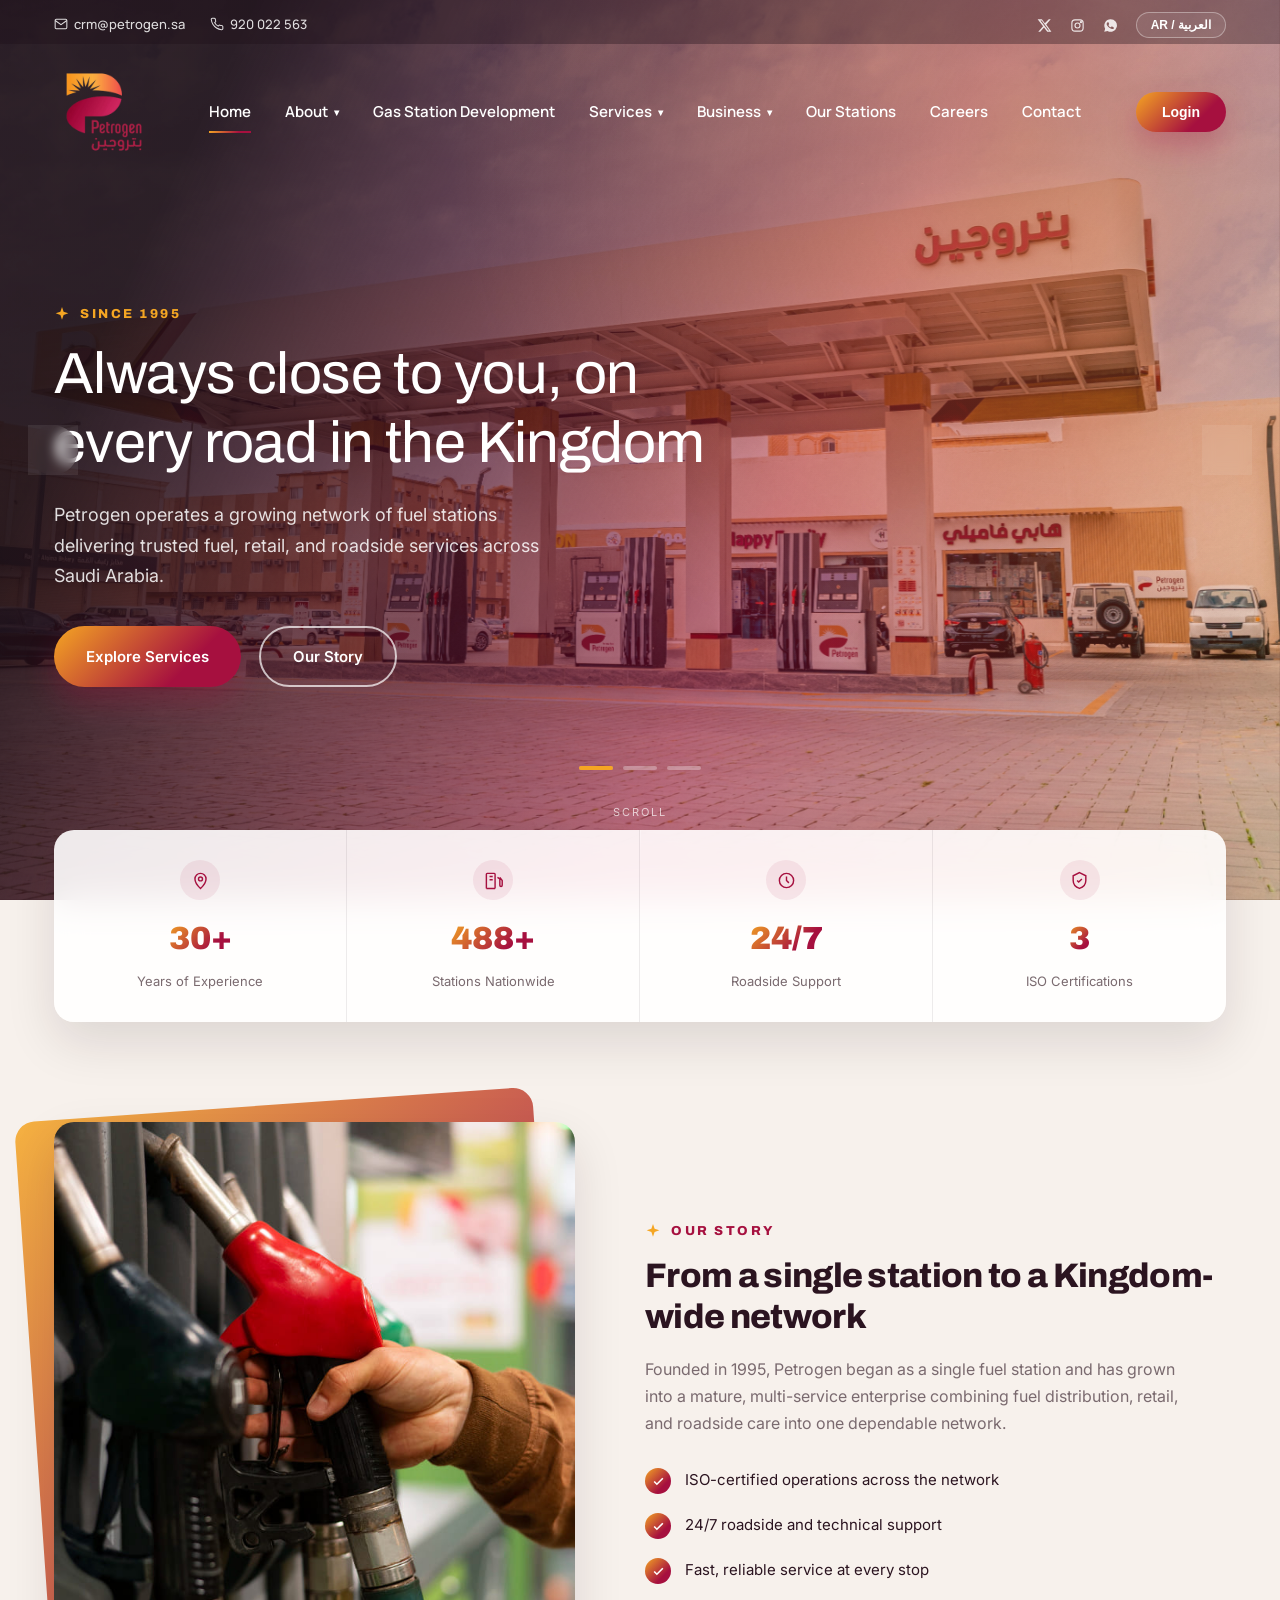
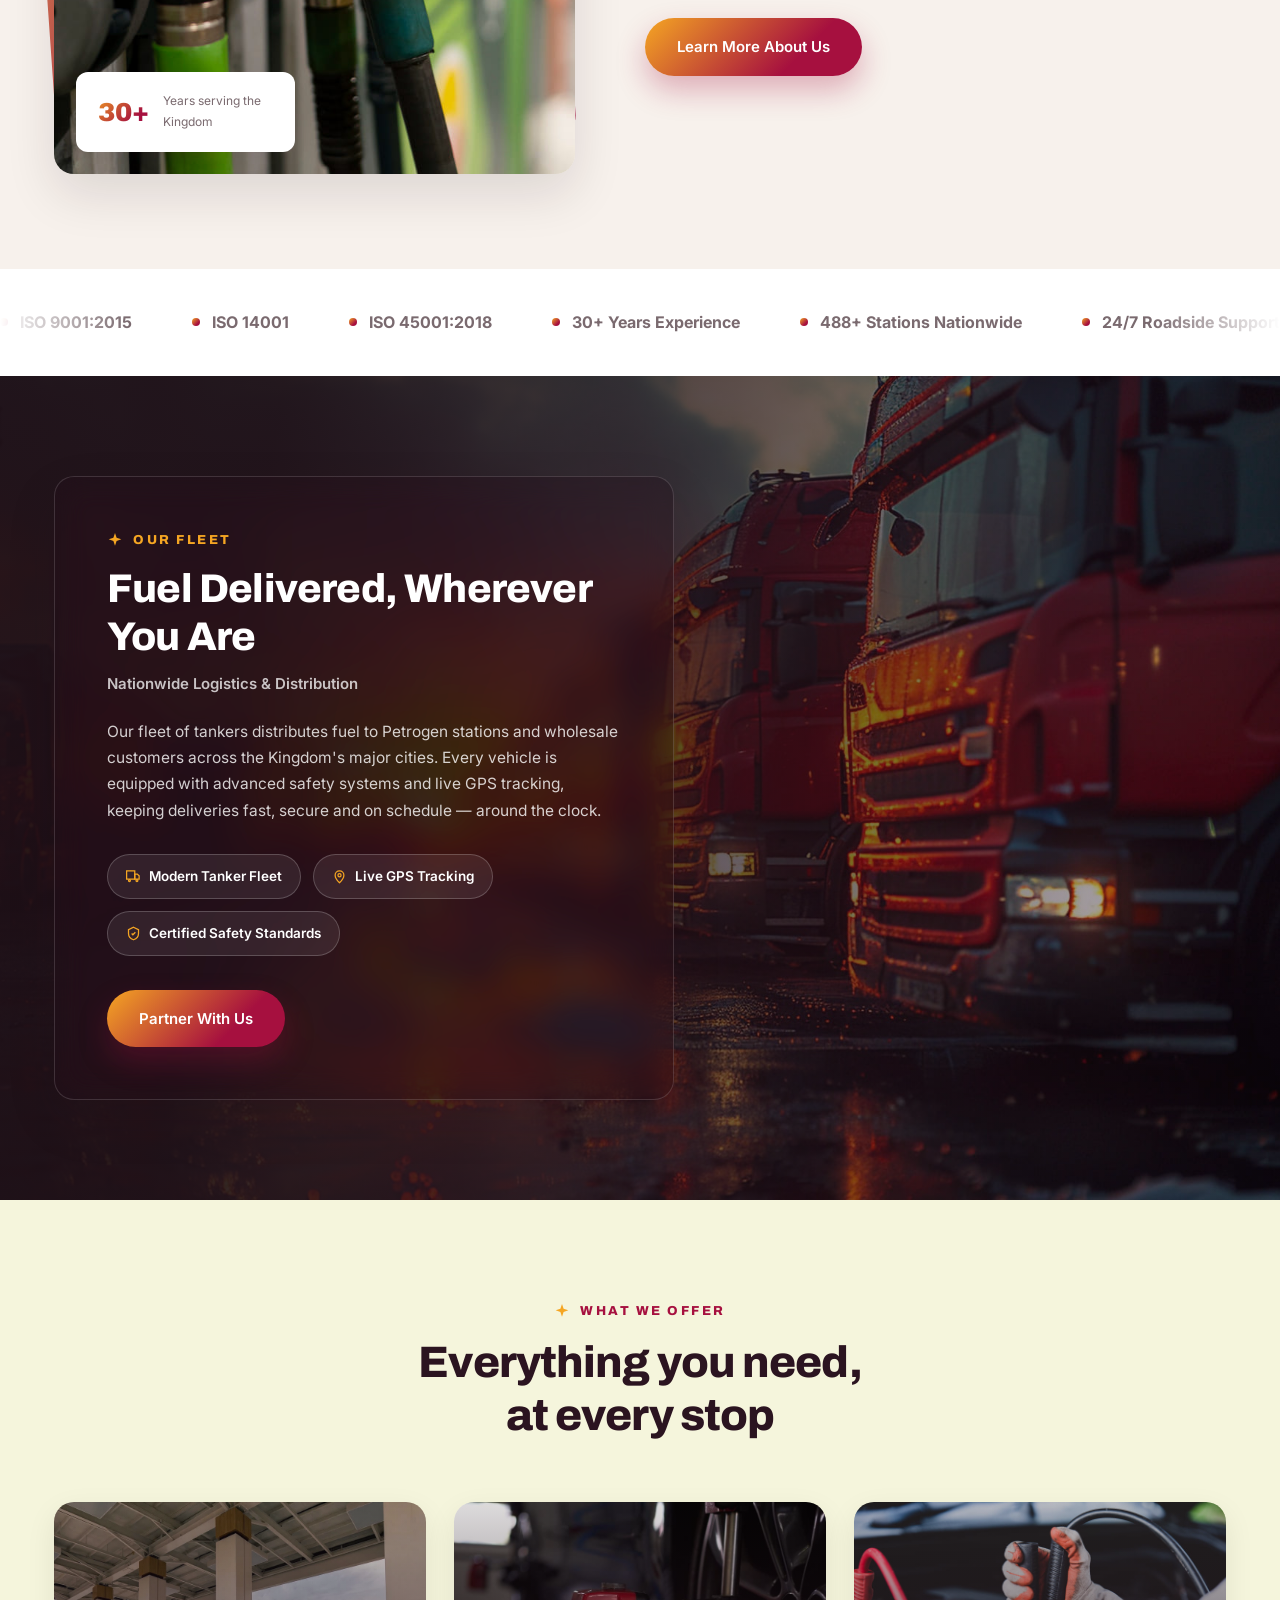
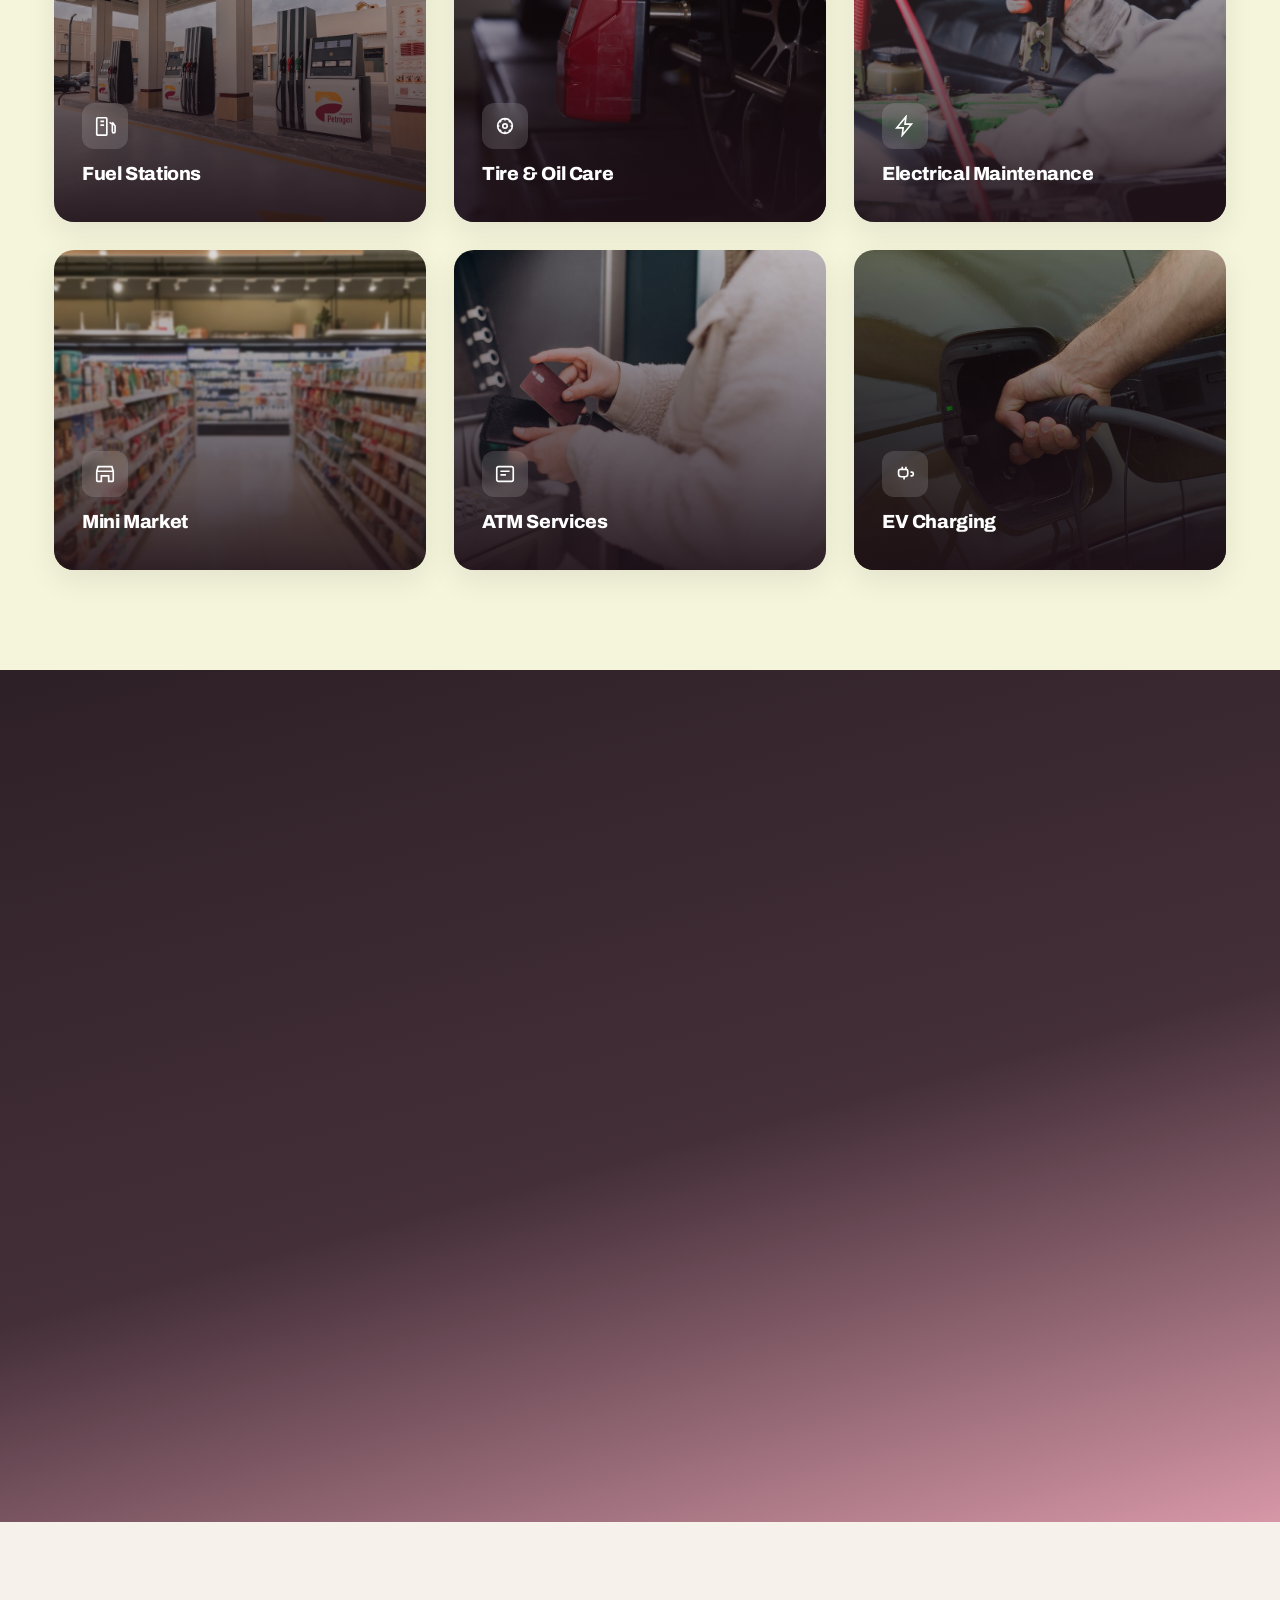
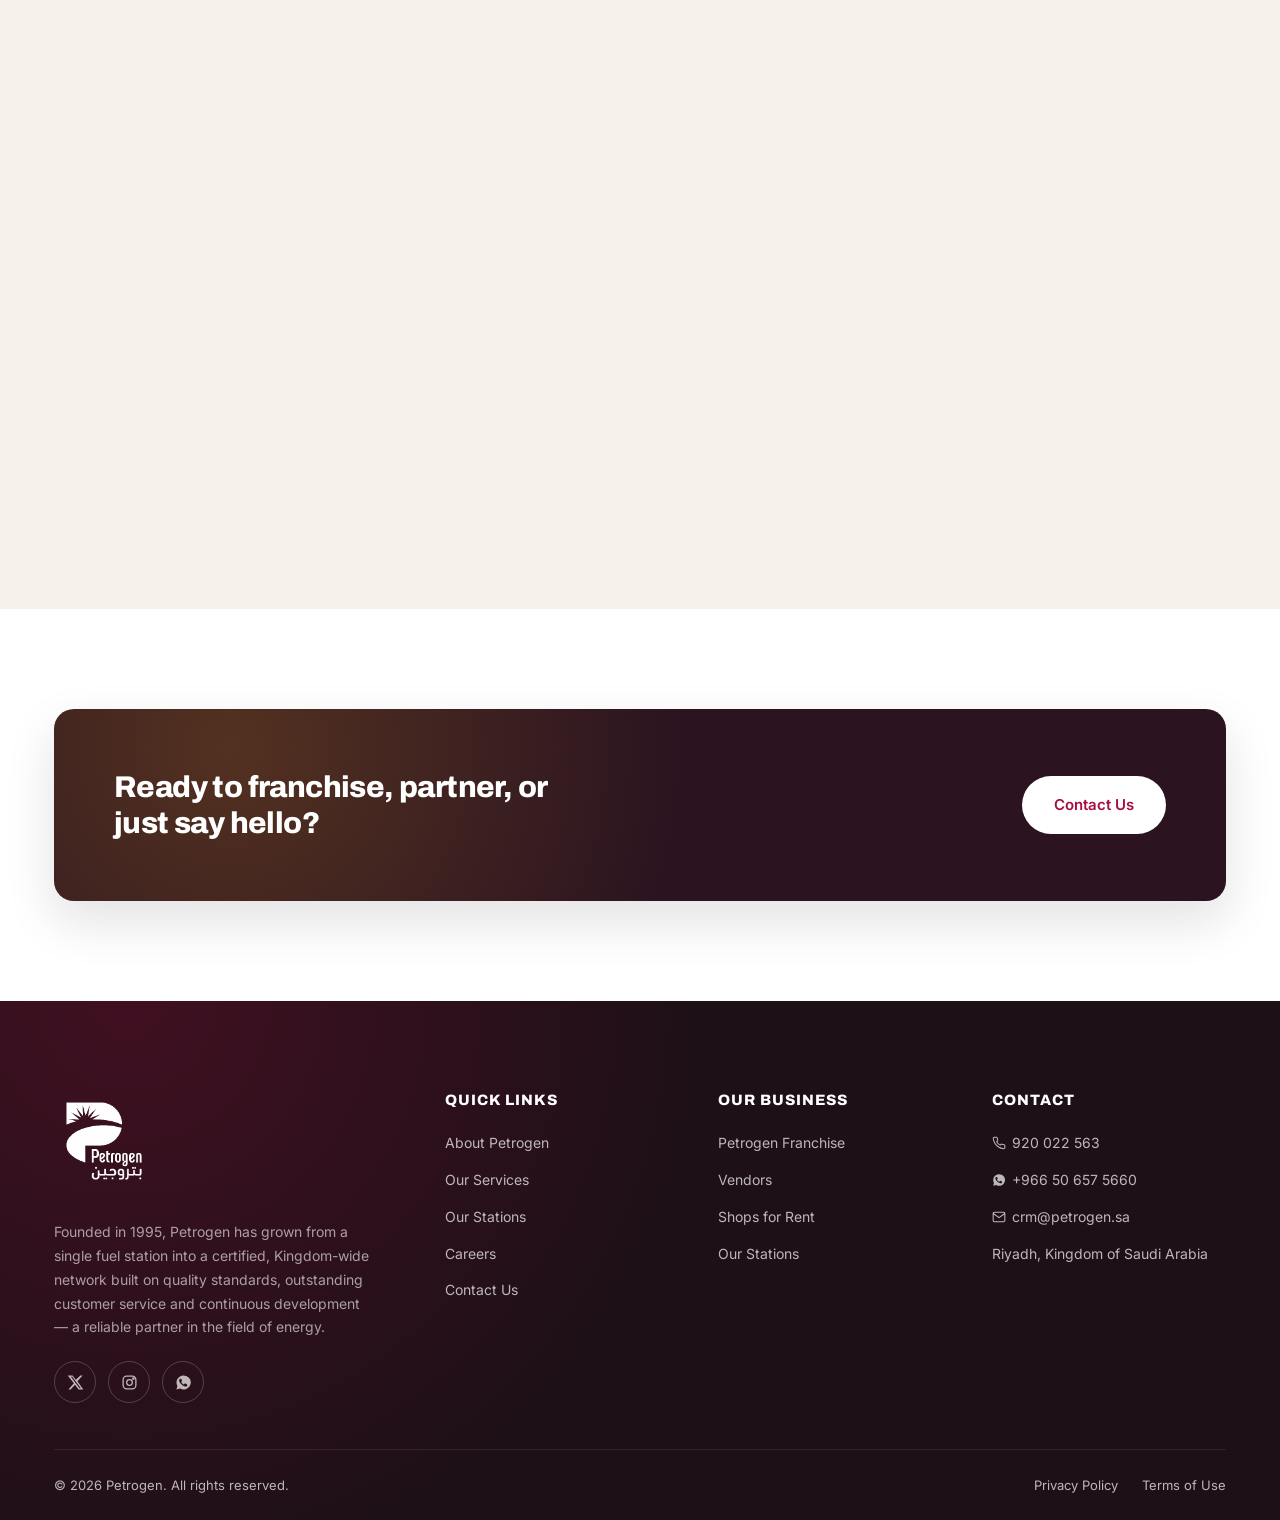
<file: index.html>
<!DOCTYPE html>
<html lang="en" dir="ltr">
<head>
<meta charset="UTF-8">
<meta name="viewport" content="width=device-width, initial-scale=1.0">
<title>Petrogen | Fuel, Retail &amp; Roadside Services</title>
<link rel="preconnect" href="https://fonts.googleapis.com">
<link rel="preconnect" href="https://fonts.gstatic.com" crossorigin>
<link href="https://fonts.googleapis.com/css2?family=Inter:wght@400;500;600&family=Archivo:wght@300;400;500;700;800;900&family=Manrope:wght@500;600;700;800&family=Tajawal:wght@400;500;700;800;900&display=swap" rel="stylesheet">
<link rel="icon" type="image/png" href="images/petrogen_logo.png">
<link rel="stylesheet" href="style.css">
</head>
<body>

<script src="header.js"></script>

<!-- =========================================================
     HERO SLIDER
     ========================================================= -->
<section class="hero" id="home">

  <div class="hero-slide is-active">
    <img class="hero-bg" src="images/hero-station.jpg" alt="Petrogen station" onerror="this.onerror=null;this.src='https://picsum.photos/seed/petrogen-hero1/1920/1080'">
    <div class="hero-overlay"></div>
    <div class="wrapper">
      <div class="hero-content">
        <span class="eyebrow" data-en="Since 1995" data-ar="منذ عام 1995">Since 1995</span>
        <h1 data-en="Always close to you, on every road in the Kingdom" data-ar="دائماً قريبون منكم، في كل طريق بالمملكة">Always close to you, on every road in the Kingdom</h1>
        <p data-en="Petrogen operates a growing network of fuel stations delivering trusted fuel, retail, and roadside services across Saudi Arabia." data-ar="تدير بتروجين شبكة متنامية من محطات الوقود التي تقدم خدمات وقود وتجزئة وخدمات طريق موثوقة في جميع أنحاء المملكة.">Petrogen operates a growing network of fuel stations delivering trusted fuel, retail, and roadside services across Saudi Arabia.</p>
        <div class="hero-buttons">
          <a href="#services" class="btn btn-primary" data-en="Explore Services" data-ar="استكشف خدماتنا">Explore Services</a>
          <a href="about.html" class="btn btn-outline btn-white" data-en="Our Story" data-ar="قصتنا">Our Story</a>
        </div>
      </div>
    </div>
  </div>

  <div class="hero-slide">
    <img class="hero-bg" src="images/hero-pumps.jpg" alt="Fuel pumps" onerror="this.onerror=null;this.src='https://picsum.photos/seed/petrogen-hero2/1920/1080'">
    <div class="hero-overlay"></div>
    <div class="wrapper">
      <div class="hero-content">
        <span class="eyebrow" data-en="Nationwide Network" data-ar="شبكة على مستوى المملكة">Nationwide Network</span>
        <h1 data-en="Fuel, tires, oil &amp; more — all under one roof" data-ar="وقود، إطارات، زيوت والمزيد تحت سقف واحد">Fuel, tires, oil &amp; more all under one roof</h1>
        <p data-en="From 91-95 gasoline and diesel to tire repair, oil change, and electrical maintenance — every stop keeps you moving." data-ar="من بنزين 91-95 والديزل إلى إصلاح الإطارات وتغيير الزيت والصيانة الكهربائية — كل محطة تبقيك في حركة مستمرة.">From 91-95 gasoline and diesel to tire repair, oil change, and electrical maintenance — every stop keeps you moving.</p>
        <div class="hero-buttons">
          <a href="#services" class="btn btn-primary" data-en="View All Services" data-ar="عرض جميع الخدمات">View All Services</a>
          <a href="#gallery" class="btn btn-outline btn-white" data-en="See Our Stations" data-ar="شاهد محطاتنا">See Our Stations</a>
        </div>
      </div>
    </div>
  </div>

  <div class="hero-slide">
    <img class="hero-bg" src="images/hero-franchise.png" alt="Petrogen franchise" onerror="this.onerror=null;this.src='https://picsum.photos/seed/petrogen-hero3/1920/1080'">
    <div class="hero-overlay"></div>
    <div class="wrapper">
      <div class="hero-content">
        <span class="eyebrow" data-en="Grow With Us" data-ar="انمُ معنا">Grow With Us</span>
        <h1 data-en="Own a Petrogen franchise, build a lasting business" data-ar="امتلك امتياز بتروجين، وابنِ عملاً مستداماً">Own a Petrogen franchise, build a lasting business</h1>
        <p data-en="Join a certified, ISO-compliant network with three decades of operating experience across the Kingdom." data-ar="انضم إلى شبكة معتمدة ومطابقة لمعايير الآيزو بخبرة تشغيلية تمتد لثلاثة عقود في أنحاء المملكة.">Join a certified, ISO-compliant network with three decades of operating experience across the Kingdom.</p>
        <div class="hero-buttons">
          <a href="franchise.html" class="btn btn-primary" data-en="Franchise With Us" data-ar="امتياز معنا">Franchise With Us</a>
          <a href="contact.html" class="btn btn-outline btn-white" data-en="Talk to Us" data-ar="تحدث معنا">Talk to Us</a>
        </div>
      </div>
    </div>
  </div>

  <!-- slider controls -->
  <button class="hero-arrow hero-prev" id="heroPrev" aria-label="Previous slide">&#10094;</button>
  <button class="hero-arrow hero-next" id="heroNext" aria-label="Next slide">&#10095;</button>
  <div class="hero-dots" id="heroDots">
    <button class="hero-dot is-active"><span></span></button>
    <button class="hero-dot"><span></span></button>
    <button class="hero-dot"><span></span></button>
  </div>
  <div class="hero-scroll-cue" data-en="Scroll" data-ar="مرر للأسفل">Scroll</div>
</section>

<!-- =========================================================
     FLOATING TRUST STRIP (overlaps hero + about section)
     ========================================================= -->
<div class="trust-strip-wrap">
  <div class="wrapper">
    <div class="trust-strip reveal">
      <div class="trust-item">
        <div class="trust-icon"><svg viewBox="0 0 24 24" fill="none" stroke="currentColor" stroke-width="1.8"><path d="M12 22s7-6.5 7-12a7 7 0 1 0-14 0c0 5.5 7 12 7 12z"/><circle cx="12" cy="10" r="2.5"/></svg></div>
        <span class="trust-num" data-count="30" data-suffix="+">0</span>
        <p data-en="Years of Experience" data-ar="سنوات الخبرة">Years of Experience</p>
      </div>
      <div class="trust-item">
        <div class="trust-icon"><svg viewBox="0 0 24 24" fill="none" stroke="currentColor" stroke-width="1.8"><path d="M3 22V4a1 1 0 0 1 1-1h9a1 1 0 0 1 1 1v18M3 22h11M17 8l3 2v8a1.5 1.5 0 0 0 3 0v-6l-3-4M7 7h4M7 11h4"/></svg></div>
        <span class="trust-num" data-count="488" data-suffix="+">0</span>
        <p data-en="Stations Nationwide" data-ar="محطة في أنحاء المملكة">Stations Nationwide</p>
      </div>
      <div class="trust-item">
        <div class="trust-icon"><svg viewBox="0 0 24 24" fill="none" stroke="currentColor" stroke-width="1.8"><circle cx="12" cy="12" r="9"/><path d="M12 7v5l3 3"/></svg></div>
        <span class="trust-num" data-count="24" data-suffix="/7">0</span>
        <p data-en="Roadside Support" data-ar="دعم على الطريق">Roadside Support</p>
      </div>
      <div class="trust-item">
        <div class="trust-icon"><svg viewBox="0 0 24 24" fill="none" stroke="currentColor" stroke-width="1.8"><path d="M12 2l8 4v6c0 5-3.5 8.5-8 10-4.5-1.5-8-5-8-10V6l8-4z"/><path d="M9 12l2 2 4-4"/></svg></div>
        <span class="trust-num" data-count="3">0</span>
        <p data-en="ISO Certifications" data-ar="شهادات آيزو">ISO Certifications</p>
      </div>
    </div>
  </div>
</div>

<!-- =========================================================
     ABOUT + STATS
     ========================================================= -->
<section class="section" id="about">
  <div class="wrapper about-grid" style="margin-bottom: -5px;">

    <div class="about-image-wrap reveal reveal-left">
      <div class="about-image">
        <img src="images/about-station.jpg" alt="Petrogen station" onerror="this.onerror=null;this.src='https://picsum.photos/seed/petrogen-about/800/900'">
        <div class="about-badge">
          <span class="trust-num" data-count="30" data-suffix="+">0</span>
          <p data-en="Years serving the Kingdom" data-ar="عاماً في خدمة المملكة">Years serving the Kingdom</p>
        </div>
      </div>
    </div>

    <div class="reveal reveal-right">
      <span class="eyebrow" data-en="Our Story" data-ar="قصتنا">Our Story</span>
      <h2 data-en="From a single station to a Kingdom-wide network" data-ar="من محطة واحدة إلى شبكة تغطي المملكة">From a single station to a Kingdom-wide network</h2>
      <p class="section-text" data-en="Founded in 1995, Petrogen began as a single fuel station and has grown into a mature, multi-service enterprise combining fuel distribution, retail, and roadside care into one dependable network." data-ar="تأسست بتروجين عام 1995 كمحطة وقود واحدة، وتطورت لتصبح مؤسسة ناضجة متعددة الخدمات تجمع بين توزيع الوقود والتجزئة وخدمات الطريق في شبكة موثوقة واحدة.">Founded in 1995, Petrogen began as a single fuel station and has grown into a mature, multi-service enterprise combining fuel distribution, retail, and roadside care into one dependable network.</p>

      <ul class="check-list">
        <li><span class="check-icon"><svg viewBox="0 0 24 24" fill="none" stroke="currentColor" stroke-width="3"><path d="M20 6L9 17l-5-5"/></svg></span><span data-en="ISO-certified operations across the network" data-ar="عمليات معتمدة آيزو في جميع أنحاء الشبكة">ISO-certified operations across the network</span></li>
        <li><span class="check-icon"><svg viewBox="0 0 24 24" fill="none" stroke="currentColor" stroke-width="3"><path d="M20 6L9 17l-5-5"/></svg></span><span data-en="24/7 roadside and technical support" data-ar="دعم فني وطريق على مدار الساعة">24/7 roadside and technical support</span></li>
        <li><span class="check-icon"><svg viewBox="0 0 24 24" fill="none" stroke="currentColor" stroke-width="3"><path d="M20 6L9 17l-5-5"/></svg></span><span data-en="Fast, reliable service at every stop" data-ar="خدمة سريعة وموثوقة في كل محطة">Fast, reliable service at every stop</span></li>
      </ul>

      <a href="about.html" class="btn btn-primary" data-en="Learn More About Us" data-ar="اعرف المزيد عنا">Learn More About Us</a>
    </div>
  </div>
</section>

<!-- =========================================================
     CERTIFICATIONS MARQUEE
     ========================================================= -->
<section class="section-alt" style="padding:40px 0">
  <div class="marquee">
    <div class="marquee-track">
      <span class="marquee-item"><span class="dot"></span> ISO 9001:2015</span>
      <span class="marquee-item"><span class="dot"></span> ISO 14001</span>
      <span class="marquee-item"><span class="dot"></span> ISO 45001:2018</span>
      <span class="marquee-item"><span class="dot"></span> 30+ Years Experience</span>
      <span class="marquee-item"><span class="dot"></span> 488+ Stations Nationwide</span>
      <span class="marquee-item"><span class="dot"></span> 24/7 Roadside Support</span>
      <span class="marquee-item"><span class="dot"></span> 35+ Cities Served</span>
      <span class="marquee-item"><span class="dot"></span> ISO 9001:2015</span>
      <span class="marquee-item"><span class="dot"></span> ISO 14001</span>
      <span class="marquee-item"><span class="dot"></span> ISO 45001:2018</span>
      <span class="marquee-item"><span class="dot"></span> 30+ Years Experience</span>
      <span class="marquee-item"><span class="dot"></span> 488+ Stations Nationwide</span>
      <span class="marquee-item"><span class="dot"></span> 24/7 Roadside Support</span>
      <span class="marquee-item"><span class="dot"></span> 35+ Cities Served</span>

    </div>
  </div>
</section>

<!-- =========================================================
     LOGISTICS — full-bleed image with a glass content card
     ========================================================= -->
<section class="logistics">
  <img class="logistics-bg" src="images/loginstic-fleet2.jpg" alt="Petrogen fuel delivery fleet" onerror="this.onerror=null;this.src='https://picsum.photos/seed/petrogen-logistics/1920/1080'">
  <div class="logistics-overlay"></div>
  <div class="wrapper logistics-wrapper">
    <div class="logistics-card reveal reveal-left">
      <span class="eyebrow" data-en="Our Fleet" data-ar="أسطولنا">Our Fleet</span>
      <h2 data-en="Fuel Delivered, Wherever You Are" data-ar="الوقود يصل أينما كنت">Fuel Delivered, Wherever You Are</h2>
      <span class="logistics-tagline" data-en="Nationwide Logistics &amp; Distribution" data-ar="خدمات لوجستية وتوزيع على مستوى المملكة">Nationwide Logistics &amp; Distribution</span>
      <p data-en="Our fleet of tankers distributes fuel to Petrogen stations and wholesale customers across the Kingdom's major cities. Every vehicle is equipped with advanced safety systems and live GPS tracking, keeping deliveries fast, secure and on schedule — around the clock." data-ar="يقوم أسطول شاحنات بتروجين بتوزيع الوقود إلى محطاتنا وعملاء الجملة في كبرى مدن المملكة. كل شاحنة مجهزة بأنظمة سلامة متقدمة ونظام تتبع مباشر عبر GPS، لضمان توصيل سريع وآمن وفي الموعد المحدد على مدار الساعة.">Our fleet of tankers distributes fuel to Petrogen stations and wholesale customers across the Kingdom's major cities. Every vehicle is equipped with advanced safety systems and live GPS tracking, keeping deliveries fast, secure and on schedule — around the clock.</p>
      <div class="logistics-chips">
        <span class="chip"><svg viewBox="0 0 24 24" fill="none" stroke="currentColor" stroke-width="2"><path d="M1 3h13v13H1z"/><path d="M14 8h4l3 3v5h-7z"/><circle cx="5.5" cy="18.5" r="1.5"/><circle cx="17.5" cy="18.5" r="1.5"/></svg> <span data-en="Modern Tanker Fleet" data-ar="أسطول شاحنات حديث">Modern Tanker Fleet</span></span>
        <span class="chip"><svg viewBox="0 0 24 24" fill="none" stroke="currentColor" stroke-width="2"><path d="M12 22s7-6.5 7-12a7 7 0 1 0-14 0c0 5.5 7 12 7 12z"/><circle cx="12" cy="10" r="2.5"/></svg> <span data-en="Live GPS Tracking" data-ar="تتبع مباشر عبر GPS">Live GPS Tracking</span></span>
        <span class="chip"><svg viewBox="0 0 24 24" fill="none" stroke="currentColor" stroke-width="2"><path d="M12 2l8 4v6c0 5-3.5 8.5-8 10-4.5-1.5-8-5-8-10V6l8-4z"/><path d="M9 12l2 2 4-4"/></svg> <span data-en="Certified Safety Standards" data-ar="معايير سلامة معتمدة">Certified Safety Standards</span></span>
      </div>
      <a href="contact.html" class="btn btn-primary" data-en="Partner With Us" data-ar="كن شريكاً معنا">Partner With Us</a>
    </div>
  </div>
</section>
<!-- =========================================================
     SERVICES
     ========================================================= -->
<section class="section section-alt" id="services" style="background-color: beige;">
  <div class="wrapper">
    <div class="section-head reveal">
      <span class="eyebrow" data-en="What We Offer" data-ar="ماذا نقدم">What We Offer</span>
      <h2 data-en="Everything you need, at every stop" data-ar="كل ما تحتاجه، في كل محطة">Everything you need, <br>at every stop</h2>
    </div>

    <div class="services-grid">
      <div class="service-card reveal">
        <img class="service-bg" src="images/services-fuel.jpeg" alt="" onerror="this.onerror=null;this.src='https://picsum.photos/seed/petrogen-s1/600/500'">
        <div class="service-content">
          <div class="service-icon"><svg viewBox="0 0 24 24" fill="none" stroke="currentColor" stroke-width="1.8"><path d="M3 22V4a1 1 0 0 1 1-1h9a1 1 0 0 1 1 1v18M3 22h11M17 8l3 2v8a1.5 1.5 0 0 0 3 0v-6l-3-4M7 7h4M7 11h4"/></svg></div>
          <h3 data-en="Fuel Stations" data-ar="محطات الوقود">Fuel Stations</h3>
          <p data-en="91-95 gasoline and diesel, dispensed fast and safely, network-wide." data-ar="بنزين 91-95 والديزل، يُصرف بسرعة وأمان في جميع محطاتنا.">91-95 gasoline and diesel, dispensed fast and safely, network-wide.</p>
        </div>
      </div>
      <div class="service-card reveal">
        <img class="service-bg" src="images/service-tires.jpg" alt="" onerror="this.onerror=null;this.src='https://picsum.photos/seed/petrogen-s2/600/500'">
        <div class="service-content">
          <div class="service-icon"><svg viewBox="0 0 24 24" fill="none" stroke="currentColor" stroke-width="1.8"><circle cx="12" cy="12" r="8"/><circle cx="12" cy="12" r="2.4"/><path d="M12 4v2M12 18v2M4 12h2M18 12h2M6.3 6.3l1.4 1.4M16.3 16.3l1.4 1.4M6.3 17.7l1.4-1.4M16.3 7.7l1.4-1.4"/></svg></div>
          <h3 data-en="Tire &amp; Oil Care" data-ar="خدمة الإطارات والزيوت">Tire &amp; Oil Care</h3>
          <p data-en="On-the-spot tire repair and quick oil changes to keep you moving." data-ar="إصلاح إطارات فوري وتغيير زيت سريع لإبقائك في حركة مستمرة.">On-the-spot tire repair and quick oil changes to keep you moving.</p>
        </div>
      </div>
      <div class="service-card reveal">
        <img class="service-bg" src="images/service-electrical.jpg" alt="" onerror="this.onerror=null;this.src='https://picsum.photos/seed/petrogen-s3/600/500'">
        <div class="service-content">
          <div class="service-icon"><svg viewBox="0 0 24 24" fill="none" stroke="currentColor" stroke-width="1.8"><path d="M13 2 3 14h7l-1 8 10-12h-7l1-8z"/></svg></div>
          <h3 data-en="Electrical Maintenance" data-ar="الصيانة الكهربائية">Electrical Maintenance</h3>
          <p data-en="Certified technicians handle diagnostics and electrical repairs." data-ar="فنيون معتمدون يقومون بالتشخيص والإصلاحات الكهربائية.">Certified technicians handle diagnostics and electrical repairs.</p>
        </div>
      </div>
      <div class="service-card reveal">
        <img class="service-bg" src="images/service-market.jpg" alt="" onerror="this.onerror=null;this.src='https://picsum.photos/seed/petrogen-s4/600/500'">
        <div class="service-content">
          <div class="service-icon"><svg viewBox="0 0 24 24" fill="none" stroke="currentColor" stroke-width="1.8"><path d="M3 9l1.5-5h15L21 9M3 9v10a1 1 0 0 0 1 1h4v-6h8v6h4a1 1 0 0 0 1-1V9M3 9h18"/></svg></div>
          <h3 data-en="Mini Market" data-ar="سوبر ماركت">Mini Market</h3>
          <p data-en="Grab a meal or everyday essentials without leaving the station." data-ar="احصل على وجبة أو مستلزماتك اليومية دون مغادرة المحطة.">Grab a meal or everyday essentials without leaving the station.</p>
        </div>
      </div>
      <div class="service-card reveal">
        <img class="service-bg" src="images/service-atm.jpg" alt="" onerror="this.onerror=null;this.src='https://picsum.photos/seed/petrogen-s5/600/500'">
        <div class="service-content">
          <div class="service-icon"><svg viewBox="0 0 24 24" fill="none" stroke="currentColor" stroke-width="1.8"><rect x="3" y="4" width="18" height="16" rx="2"/><path d="M7 9h10M7 13h6M12 17h.01"/></svg></div>
          <h3 data-en="ATM Services" data-ar="خدمات الصراف الآلي">ATM Services</h3>
          <p data-en="On-site ATMs for fast, convenient cash access, day or night." data-ar="أجهزة صراف آلي في الموقع لسحب نقدي سريع، ليلاً أو نهاراً.">On-site ATMs for fast, convenient cash access, day or night.</p>
        </div>
      </div>
      <div class="service-card reveal">
        <img class="service-bg" src="images/service-ev.jpg" alt="" onerror="this.onerror=null;this.src='https://picsum.photos/seed/petrogen-s6/600/500'">
        <div class="service-content">
          <div class="service-icon"><svg viewBox="0 0 24 24" fill="none" stroke="currentColor" stroke-width="1.8"><path d="M7 7h6a2 2 0 0 1 2 2v3a3 3 0 0 1-3 3H8a3 3 0 0 1-3-3V9a2 2 0 0 1 2-2z"/><path d="M9 4v3M13 4v3M11 15v3"/><path d="M18 10h1.5a1.5 1.5 0 0 1 1.5 1.5v1a1.5 1.5 0 0 1-1.5 1.5H18"/></svg></div>
          <h3 data-en="EV Charging" data-ar="شحن السيارات الكهربائية">EV Charging</h3>
          <p data-en="Fast, modern charging points built for electric vehicles." data-ar="نقاط شحن سريعة وحديثة مخصصة للسيارات الكهربائية.">Fast, modern charging points built for electric vehicles.</p>
        </div>
      </div>
    </div>
  </div>
</section>

<!-- =========================================================
     CERTIFICATIONS
     ========================================================= -->
<section class="section cert-section" id="certifications">
  <div class="wrapper">
    <div class="section-head reveal">
      <span class="eyebrow" data-en="Certified Quality" data-ar="جودة معتمدة">Certified Quality</span>
      <h2 data-en="Standards you can trust" data-ar="معايير يمكنك الوثوق بها">Standards you can trust</h2>
      <p class="section-text" style="margin:18px auto 0" data-en="Every Petrogen station operates under internationally recognized management systems — independently audited and renewed every year." data-ar="تعمل كل محطة من محطات بتروجين وفق أنظمة إدارة معتمدة دولياً، تُراجع بشكل مستقل وتُجدد سنوياً.">Every Petrogen station operates under internationally recognized management systems — independently audited and renewed every year.</p>
    </div>

    <div class="cert-grid">
      <div class="cert-card reveal">
        <div class="cert-photo">
          <img src="images/cert-quality.jpg" alt="Quality management" onerror="this.onerror=null;this.src='https://picsum.photos/seed/petrogen-cert1/600/400'">
        </div>
        <div class="cert-seal"><span>ISO</span><span>9001</span></div>
        <div class="cert-tag"><svg viewBox="0 0 24 24" fill="none" stroke="currentColor" stroke-width="2.5"><path d="M20 6L9 17l-5-5"/></svg> <span data-en="Certified" data-ar="معتمد">Certified</span></div>
        <div class="cert-body">
          <h3>ISO 9001:2015</h3>
          <span class="cert-category" data-en="Quality Management" data-ar="إدارة الجودة">Quality Management</span>
          <p data-en="Consistent, high-quality service standards enforced across every station in our network." data-ar="معايير خدمة متسقة وعالية الجودة مطبقة في جميع محطات شبكتنا.">Consistent, high-quality service standards enforced across every station in our network.</p>
          <div class="cert-meta">
            <span data-en="Issued 2018" data-ar="صدرت 2018">Issued 2018</span>
            <span class="sep"></span>
            <span data-en="Renewed Annually" data-ar="تُجدد سنوياً">Renewed Annually</span>
          </div>
        </div>
      </div>

      <div class="cert-card reveal">
        <div class="cert-photo">
          <img src="images/cert-environment.jpg" alt="Environmental management" onerror="this.onerror=null;this.src='https://picsum.photos/seed/petrogen-cert2/600/400'">
        </div>
        <div class="cert-seal"><span>ISO</span><span>14001</span></div>
        <div class="cert-tag"><svg viewBox="0 0 24 24" fill="none" stroke="currentColor" stroke-width="2.5"><path d="M20 6L9 17l-5-5"/></svg> <span data-en="Certified" data-ar="معتمد">Certified</span></div>
        <div class="cert-body">
          <h3>ISO 14001</h3>
          <span class="cert-category" data-en="Environmental Management" data-ar="الإدارة البيئية">Environmental Management</span>
          <p data-en="Responsible fuel handling and environmental care built into every day-to-day operation." data-ar="تعامل مسؤول مع الوقود واهتمام بيئي مدمج في العمليات اليومية.">Responsible fuel handling and environmental care built into every day-to-day operation.</p>
          <div class="cert-meta">
            <span data-en="Issued 2018" data-ar="صدرت 2018">Issued 2018</span>
            <span class="sep"></span>
            <span data-en="Renewed Annually" data-ar="تُجدد سنوياً">Renewed Annually</span>
          </div>
        </div>
      </div>

      <div class="cert-card reveal">
        <div class="cert-photo">
          <img src="images/cert-safety.jpg" alt="Occupational health and safety" onerror="this.onerror=null;this.src='https://picsum.photos/seed/petrogen-cert3/600/400'">
        </div>
        <div class="cert-seal"><span>ISO</span><span>45001</span></div>
        <div class="cert-tag"><svg viewBox="0 0 24 24" fill="none" stroke="currentColor" stroke-width="2.5"><path d="M20 6L9 17l-5-5"/></svg> <span data-en="Certified" data-ar="معتمد">Certified</span></div>
        <div class="cert-body">
          <h3>ISO 45001:2018</h3>
          <span class="cert-category" data-en="Occupational Health &amp; Safety" data-ar="الصحة والسلامة المهنية">Occupational Health &amp; Safety</span>
          <p data-en="Rigorous safety protocols that protect our people and everyone who visits our stations." data-ar="بروتوكولات سلامة صارمة تحمي فريقنا وكل زائر لمحطاتنا.">Rigorous safety protocols that protect our people and everyone who visits our stations.</p>
          <div class="cert-meta">
            <span data-en="Issued 2018" data-ar="صدرت 2018">Issued 2018</span>
            <span class="sep"></span>
            <span data-en="Renewed Annually" data-ar="تُجدد سنوياً">Renewed Annually</span>
          </div>
        </div>
      </div>
    </div>
  </div>
</section>

<!-- =========================================================
     GALLERY
     ========================================================= -->
<section class="section" id="gallery">
  <div class="wrapper">
    <div class="section-head reveal">
      <span class="eyebrow" data-en="Media Gallery" data-ar="معرض الوسائط">Media Gallery</span>
      <h2 data-en="A look inside our network" data-ar="نظرة داخل شبكتنا">A look inside our network</h2>
    </div>

    <div class="gallery-grid">
      <div class="gallery-item reveal">
        <img src="images/gallery-station.jpeg" alt="Flagship station" onerror="this.onerror=null;this.src='https://picsum.photos/seed/petrogen-g1/900/900'">
        <span class="gallery-cap" data-en="Flagship Station" data-ar="المحطة الرئيسية">Flagship Station</span>
      </div>
      <div class="gallery-item reveal">
        <img src="images/gallery-pumps.jpeg" alt="Fuel pump" onerror="this.onerror=null;this.src='https://picsum.photos/seed/petrogen-g2/600/450'">
        <span class="gallery-cap" data-en="Fuel Pumps" data-ar="مضخات الوقود">Fuel Pumps</span>
      </div>
      <div class="gallery-item reveal">
        <img src="images/gallery-ev.jpg" alt="EV charging" onerror="this.onerror=null;this.src='https://picsum.photos/seed/petrogen-g3/600/450'">
        <span class="gallery-cap" data-en="EV Charging" data-ar="شحن كهربائي">EV Charging</span>
      </div>
      <div class="gallery-item reveal">
        <img src="images/gallery-market.png" alt="Mini market" onerror="this.onerror=null;this.src='https://picsum.photos/seed/petrogen-g4/900/450'">
        <span class="gallery-cap" data-en="Retail Market" data-ar="سوق التجزئة">Retail Market</span>
      </div>

    </div>
  </div>
</section>

<!-- =========================================================
     CTA BAND
     ========================================================= -->
<section class="section section-alt">
  <div class="wrapper">
    <div class="cta-band reveal">
      <h2 data-en="Ready to franchise, partner, or just say hello?" data-ar="مستعد لامتلاك امتياز أو الشراكة أو مجرد التواصل؟">Ready to franchise, partner, or just say hello?</h2>
      <a href="contact.html" class="btn btn-light" data-en="Contact Us" data-ar="اتصل بنا">Contact Us</a>
    </div>
  </div>
</section>

<script src="footer.js"></script>
<script src="script.js"></script>
</body>
</html>
</file>
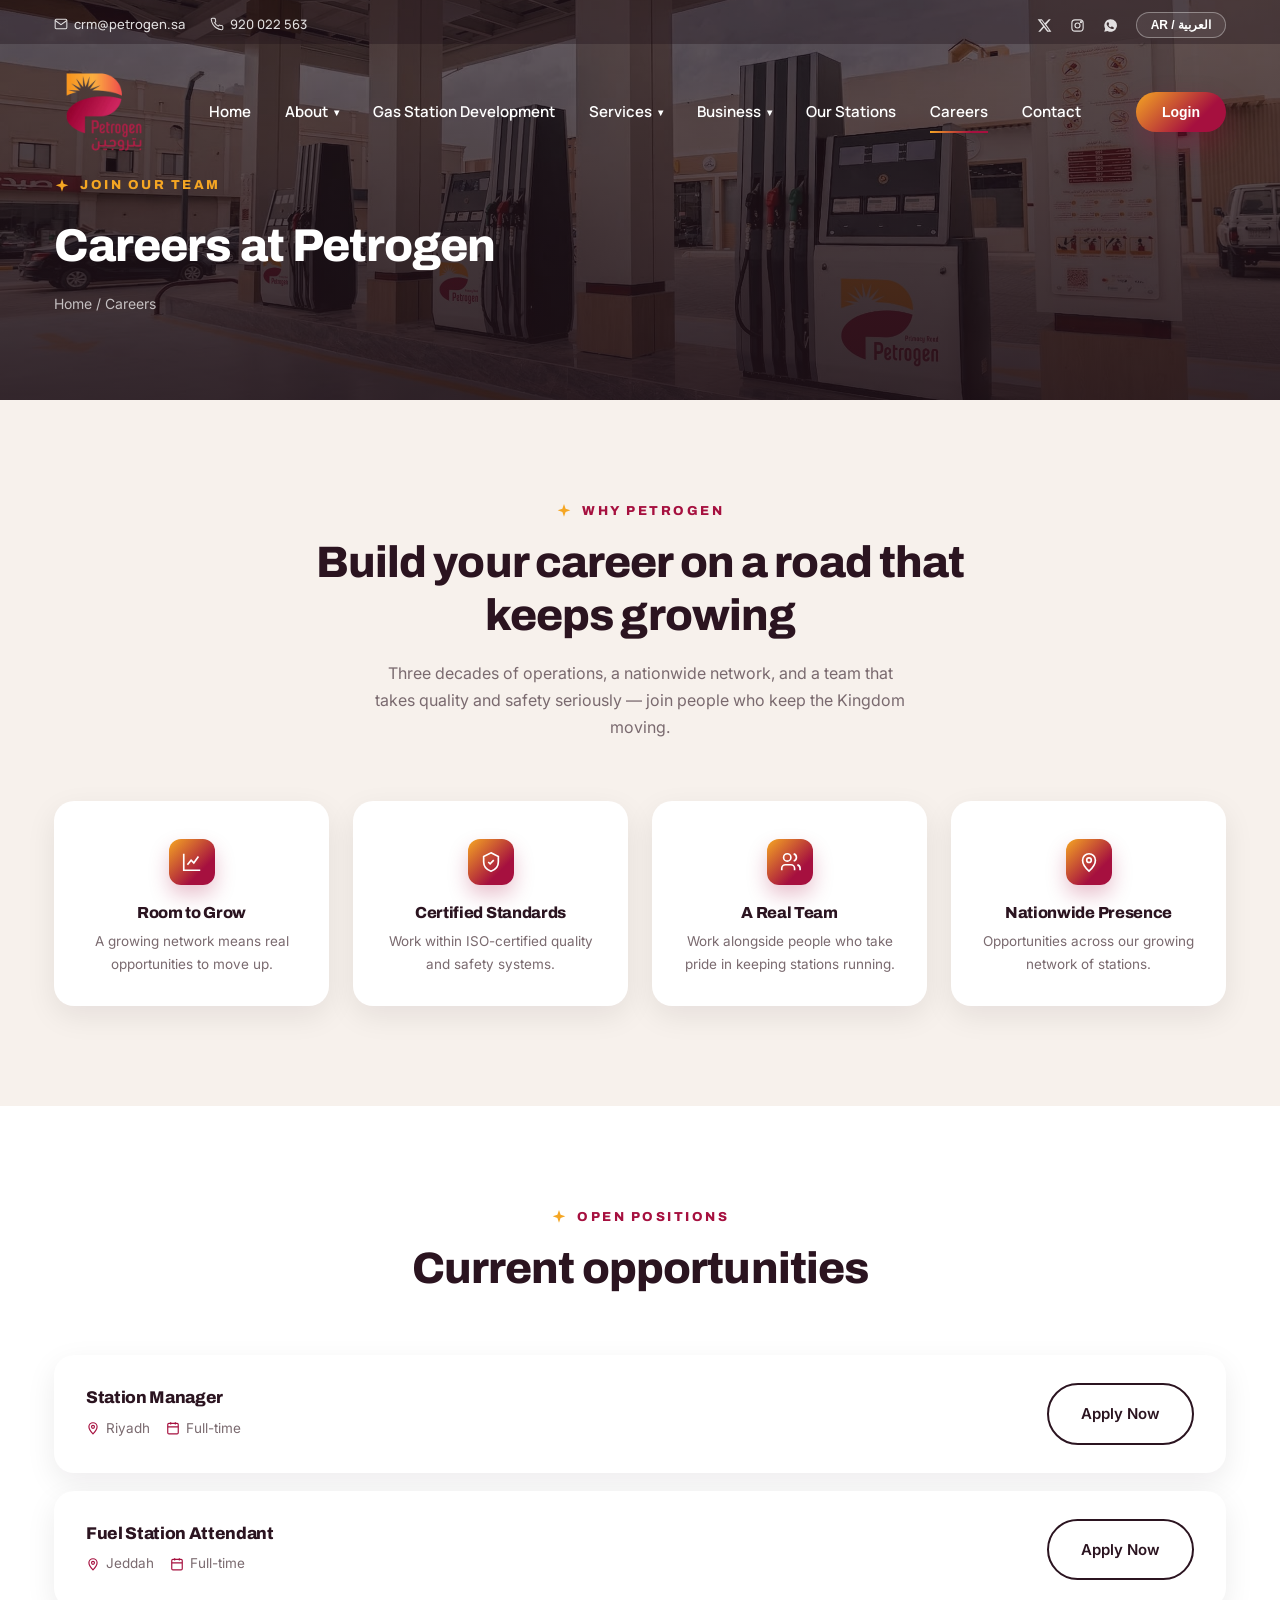
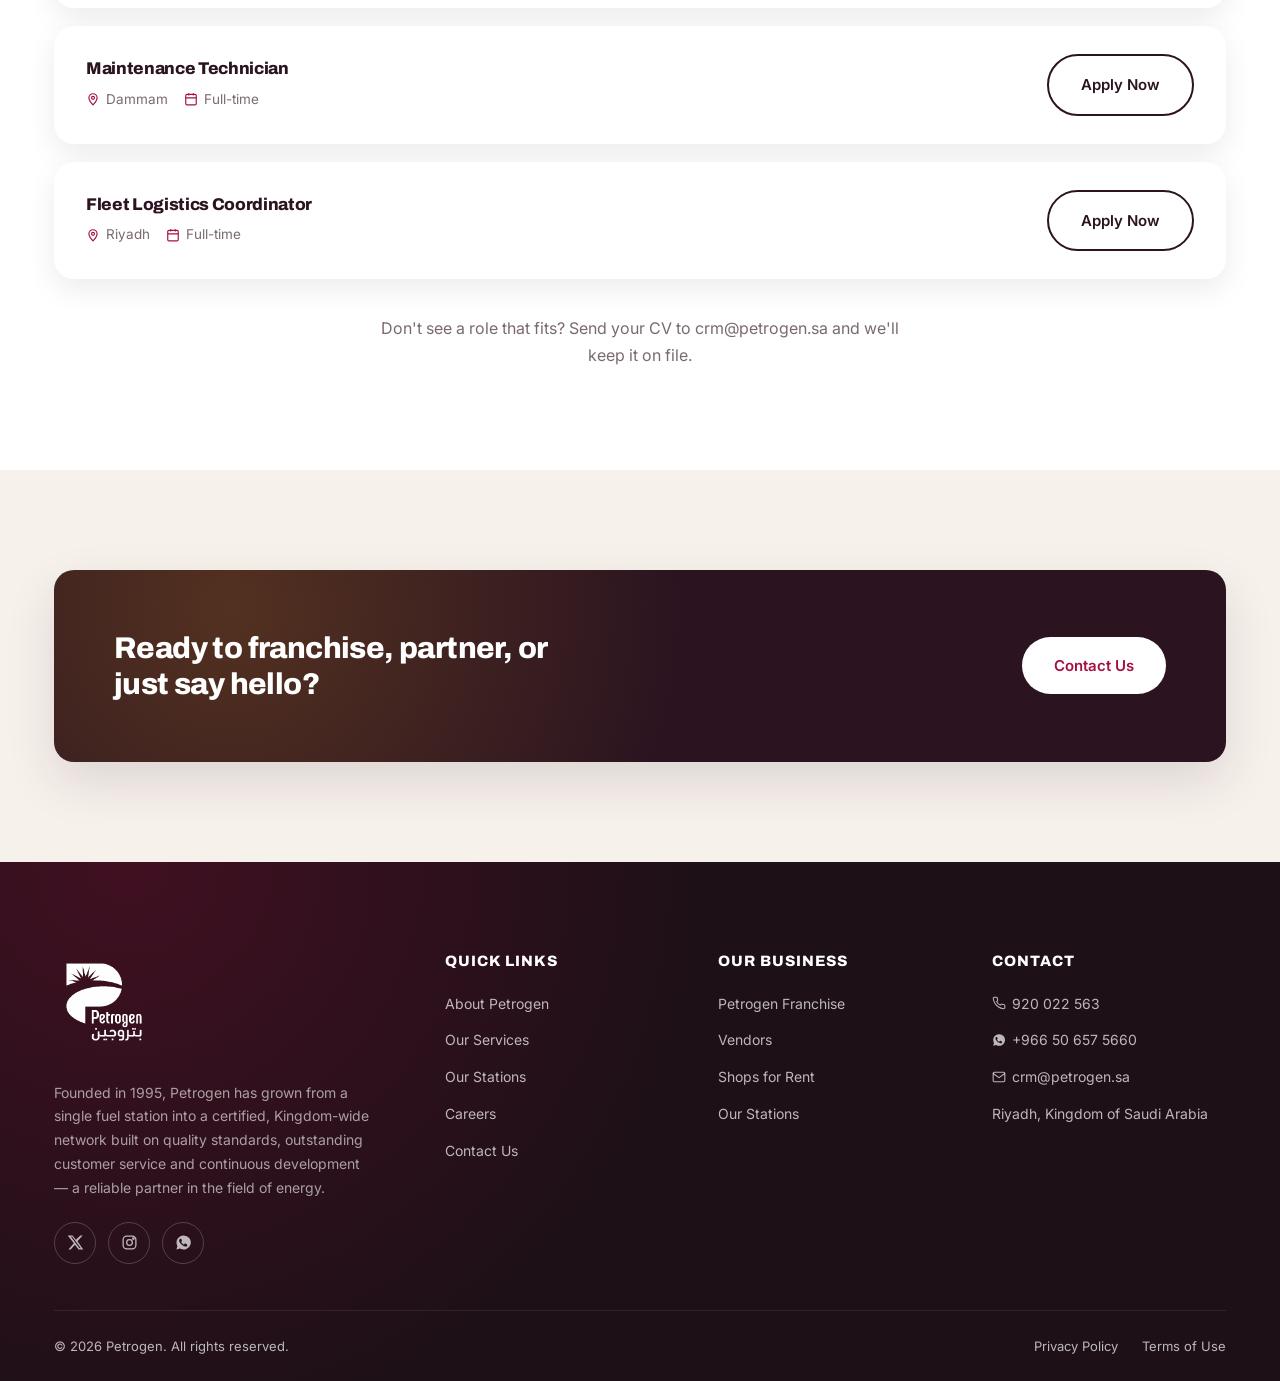
<file: careers.html>
<!DOCTYPE html>
<html lang="en" dir="ltr">
<head>
<meta charset="UTF-8">
<meta name="viewport" content="width=device-width, initial-scale=1.0">
<title>Careers | Petrogen</title>
<link rel="preconnect" href="https://fonts.googleapis.com">
<link rel="preconnect" href="https://fonts.gstatic.com" crossorigin>
<link href="https://fonts.googleapis.com/css2?family=Inter:wght@400;500;600&family=Archivo:wght@300;400;500;700;800;900&family=Manrope:wght@500;600;700;800&family=Tajawal:wght@400;500;700;800;900&display=swap" rel="stylesheet">
<link rel="icon" type="image/png" href="images/petrogen_logo.png">
<link rel="stylesheet" href="style.css">
</head>
<body>

<script src="header.js"></script>

<!-- PAGE BANNER -->
<section class="page-hero">
  <img class="page-hero-bg" src="images/services-fuel.jpeg" alt="" onerror="this.onerror=null;this.src='https://picsum.photos/seed/petrogen-careers-banner/1920/700'">
  <div class="hero-overlay"></div>
  <div class="wrapper page-hero-content">
    <span class="eyebrow" data-en="Join Our Team" data-ar="انضم إلى فريقنا">Join Our Team</span>
    <h1 data-en="Careers at Petrogen" data-ar="وظائف في بتروجين">Careers at Petrogen</h1>
    <div class="breadcrumb">
      <a href="index.html" data-en="Home" data-ar="الرئيسية">Home</a> /
      <span data-en="Careers" data-ar="وظائف">Careers</span>
    </div>
  </div>
</section>

<!-- WHY WORK WITH US -->
<section class="section">
  <div class="wrapper">
    <div class="section-head reveal">
      <span class="eyebrow" data-en="Why Petrogen" data-ar="لماذا بتروجين">Why Petrogen</span>
      <h2 data-en="Build your career on a road that keeps growing" data-ar="ابنِ مسيرتك المهنية على طريق دائم النمو">Build your career on a road that keeps growing</h2>
      <p class="section-text" style="margin:18px auto 0" data-en="Three decades of operations, a nationwide network, and a team that takes quality and safety seriously — join people who keep the Kingdom moving." data-ar="ثلاثة عقود من العمليات، شبكة على مستوى المملكة، وفريق يأخذ الجودة والسلامة على محمل الجد — انضم إلى من يبقون المملكة في حركة مستمرة.">Three decades of operations, a nationwide network, and a team that takes quality and safety seriously — join people who keep the Kingdom moving.</p>
    </div>
    <div class="feature-grid">
      <div class="feature-card reveal">
        <div class="service-icon"><svg viewBox="0 0 24 24" fill="none" stroke="currentColor" stroke-width="1.8"><path d="M3 3v18h18"/><path d="M7 15l4-5 3 3 5-7"/></svg></div>
        <h3 data-en="Room to Grow" data-ar="فرص للنمو">Room to Grow</h3>
        <p data-en="A growing network means real opportunities to move up." data-ar="شبكة متنامية تعني فرصاً حقيقية للتقدم الوظيفي.">A growing network means real opportunities to move up.</p>
      </div>
      <div class="feature-card reveal">
        <div class="service-icon"><svg viewBox="0 0 24 24" fill="none" stroke="currentColor" stroke-width="1.8"><path d="M12 2l8 4v6c0 5-3.5 8.5-8 10-4.5-1.5-8-5-8-10V6l8-4z"/><path d="M9 12l2 2 4-4"/></svg></div>
        <h3 data-en="Certified Standards" data-ar="معايير معتمدة">Certified Standards</h3>
        <p data-en="Work within ISO-certified quality and safety systems." data-ar="اعمل ضمن أنظمة جودة وسلامة معتمدة بمعايير آيزو.">Work within ISO-certified quality and safety systems.</p>
      </div>
      <div class="feature-card reveal">
        <div class="service-icon"><svg viewBox="0 0 24 24" fill="none" stroke="currentColor" stroke-width="1.8"><path d="M17 21v-2a4 4 0 0 0-4-4H7a4 4 0 0 0-4 4v2"/><circle cx="9" cy="7" r="4"/><path d="M23 21v-2a4 4 0 0 0-3-3.87"/><path d="M16 3.13a4 4 0 0 1 0 7.75"/></svg></div>
        <h3 data-en="A Real Team" data-ar="فريق حقيقي">A Real Team</h3>
        <p data-en="Work alongside people who take pride in keeping stations running." data-ar="اعمل جنباً إلى جنب مع فريق يفخر بإبقاء المحطات تعمل بأفضل حال.">Work alongside people who take pride in keeping stations running.</p>
      </div>
      <div class="feature-card reveal">
        <div class="service-icon"><svg viewBox="0 0 24 24" fill="none" stroke="currentColor" stroke-width="1.8"><path d="M12 22s7-6.5 7-12a7 7 0 1 0-14 0c0 5.5 7 12 7 12z"/><circle cx="12" cy="10" r="2.5"/></svg></div>
        <h3 data-en="Nationwide Presence" data-ar="حضور على مستوى المملكة">Nationwide Presence</h3>
        <p data-en="Opportunities across our growing network of stations." data-ar="فرص عمل في شبكتنا المتنامية من المحطات.">Opportunities across our growing network of stations.</p>
      </div>
    </div>
  </div>
</section>

<!-- OPEN POSITIONS -->
<section class="section section-alt">
  <div class="wrapper">
    <div class="section-head reveal">
      <span class="eyebrow" data-en="Open Positions" data-ar="الوظائف الشاغرة">Open Positions</span>
      <h2 data-en="Current opportunities" data-ar="الفرص الحالية">Current opportunities</h2>
    </div>

    <div class="job-list">
      <div class="job-item reveal">
        <div>
          <h3 data-en="Station Manager" data-ar="مدير محطة">Station Manager</h3>
          <div class="job-meta">
            <span><svg viewBox="0 0 24 24" fill="none" stroke="currentColor" stroke-width="2"><path d="M12 22s7-6.5 7-12a7 7 0 1 0-14 0c0 5.5 7 12 7 12z"/><circle cx="12" cy="10" r="2.5"/></svg><span data-en="Riyadh" data-ar="الرياض">Riyadh</span></span>
            <span><svg viewBox="0 0 24 24" fill="none" stroke="currentColor" stroke-width="2"><rect x="3" y="4" width="18" height="18" rx="2"/><path d="M16 2v4M8 2v4M3 10h18"/></svg><span data-en="Full-time" data-ar="دوام كامل">Full-time</span></span>
          </div>
        </div>
        <a href="contact.html" class="btn btn-outline" data-en="Apply Now" data-ar="قدّم الآن">Apply Now</a>
      </div>

      <div class="job-item reveal">
        <div>
          <h3 data-en="Fuel Station Attendant" data-ar="عامل محطة وقود">Fuel Station Attendant</h3>
          <div class="job-meta">
            <span><svg viewBox="0 0 24 24" fill="none" stroke="currentColor" stroke-width="2"><path d="M12 22s7-6.5 7-12a7 7 0 1 0-14 0c0 5.5 7 12 7 12z"/><circle cx="12" cy="10" r="2.5"/></svg><span data-en="Jeddah" data-ar="جدة">Jeddah</span></span>
            <span><svg viewBox="0 0 24 24" fill="none" stroke="currentColor" stroke-width="2"><rect x="3" y="4" width="18" height="18" rx="2"/><path d="M16 2v4M8 2v4M3 10h18"/></svg><span data-en="Full-time" data-ar="دوام كامل">Full-time</span></span>
          </div>
        </div>
        <a href="contact.html" class="btn btn-outline" data-en="Apply Now" data-ar="قدّم الآن">Apply Now</a>
      </div>

      <div class="job-item reveal">
        <div>
          <h3 data-en="Maintenance Technician" data-ar="فني صيانة">Maintenance Technician</h3>
          <div class="job-meta">
            <span><svg viewBox="0 0 24 24" fill="none" stroke="currentColor" stroke-width="2"><path d="M12 22s7-6.5 7-12a7 7 0 1 0-14 0c0 5.5 7 12 7 12z"/><circle cx="12" cy="10" r="2.5"/></svg><span data-en="Dammam" data-ar="الدمام">Dammam</span></span>
            <span><svg viewBox="0 0 24 24" fill="none" stroke="currentColor" stroke-width="2"><rect x="3" y="4" width="18" height="18" rx="2"/><path d="M16 2v4M8 2v4M3 10h18"/></svg><span data-en="Full-time" data-ar="دوام كامل">Full-time</span></span>
          </div>
        </div>
        <a href="contact.html" class="btn btn-outline" data-en="Apply Now" data-ar="قدّم الآن">Apply Now</a>
      </div>

      <div class="job-item reveal">
        <div>
          <h3 data-en="Fleet Logistics Coordinator" data-ar="منسق لوجستيات الأسطول">Fleet Logistics Coordinator</h3>
          <div class="job-meta">
            <span><svg viewBox="0 0 24 24" fill="none" stroke="currentColor" stroke-width="2"><path d="M12 22s7-6.5 7-12a7 7 0 1 0-14 0c0 5.5 7 12 7 12z"/><circle cx="12" cy="10" r="2.5"/></svg><span data-en="Riyadh" data-ar="الرياض">Riyadh</span></span>
            <span><svg viewBox="0 0 24 24" fill="none" stroke="currentColor" stroke-width="2"><rect x="3" y="4" width="18" height="18" rx="2"/><path d="M16 2v4M8 2v4M3 10h18"/></svg><span data-en="Full-time" data-ar="دوام كامل">Full-time</span></span>
          </div>
        </div>
        <a href="contact.html" class="btn btn-outline" data-en="Apply Now" data-ar="قدّم الآن">Apply Now</a>
      </div>
    </div>

    <p class="section-text" style="margin:36px auto 0;text-align:center" data-en="Don't see a role that fits? Send your CV to crm@petrogen.sa and we'll keep it on file." data-ar="لم تجد وظيفة مناسبة؟ أرسل سيرتك الذاتية إلى crm@petrogen.sa وسنحتفظ بها.">Don't see a role that fits? Send your CV to crm@petrogen.sa and we'll keep it on file.</p>
  </div>
</section>

<!-- CTA -->
<section class="section">
  <div class="wrapper">
    <div class="cta-band reveal">
      <h2 data-en="Ready to franchise, partner, or just say hello?" data-ar="مستعد لامتلاك امتياز أو الشراكة أو مجرد التواصل؟">Ready to franchise, partner, or just say hello?</h2>
      <a href="contact.html" class="btn btn-light" data-en="Contact Us" data-ar="اتصل بنا">Contact Us</a>
    </div>
  </div>
</section>

<script src="footer.js"></script>
<script src="script.js"></script>
</body>
</html>
</file>
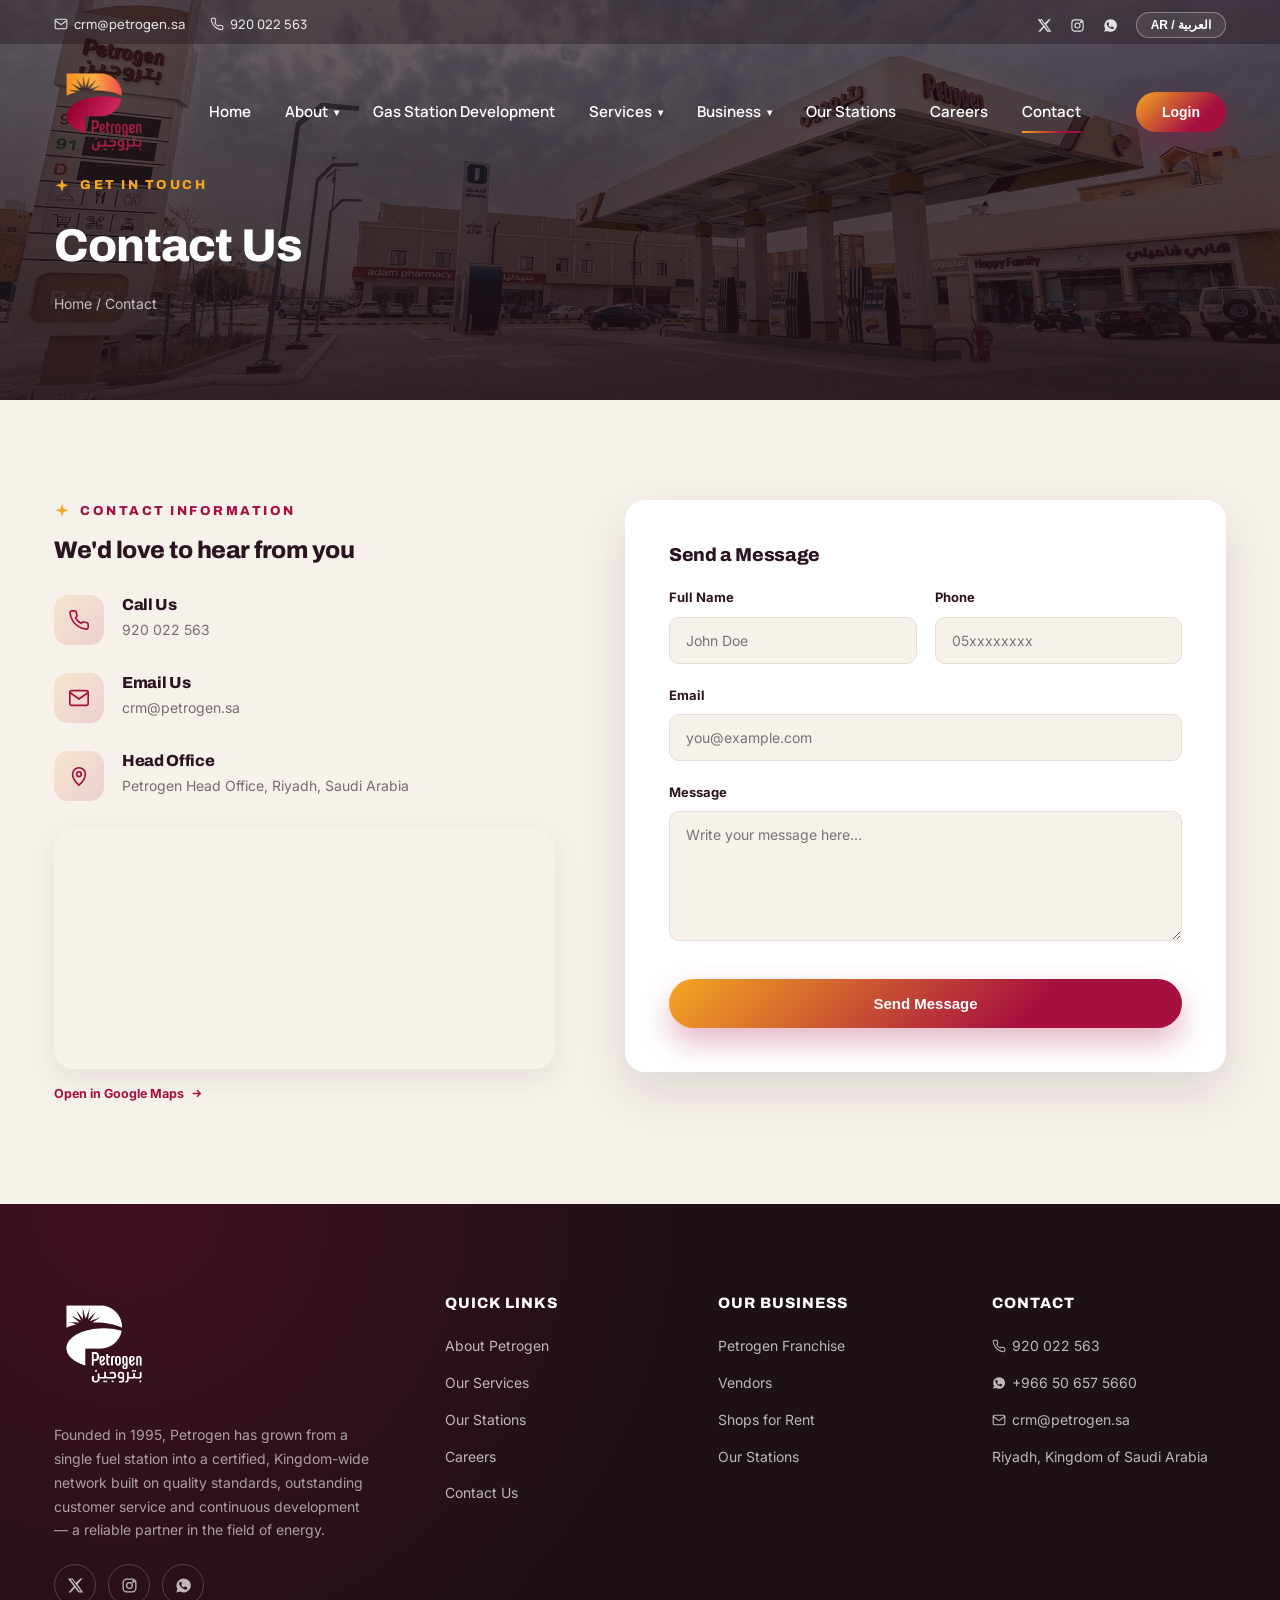
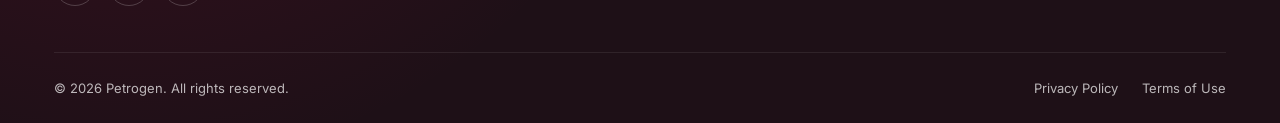
<file: contact.html>
<!DOCTYPE html>
<html lang="en" dir="ltr">
<head>
<meta charset="UTF-8">
<meta name="viewport" content="width=device-width, initial-scale=1.0">
<title>Contact Us | Petrogen</title>
<link rel="preconnect" href="https://fonts.googleapis.com">
<link rel="preconnect" href="https://fonts.gstatic.com" crossorigin>
<link href="https://fonts.googleapis.com/css2?family=Inter:wght@400;500;600&family=Archivo:wght@300;400;500;700;800;900&family=Manrope:wght@500;600;700;800&family=Tajawal:wght@400;500;700;800;900&display=swap" rel="stylesheet">
<link rel="icon" type="image/png" href="images/petrogen_logo.png">
<link rel="stylesheet" href="style.css">
</head>
<body>

<script src="header.js"></script>

<!-- PAGE BANNER -->
<section class="page-hero">
  <img class="page-hero-bg" src="images/contact-banner.jpeg" alt="" onerror="this.onerror=null;this.src='https://picsum.photos/seed/petrogen-contact-banner/1920/700'">
  <div class="hero-overlay"></div>
  <div class="wrapper page-hero-content">
    <span class="eyebrow" data-en="Get In Touch" data-ar="تواصل معنا">Get In Touch</span>
    <h1 data-en="Contact Us" data-ar="اتصل بنا">Contact Us</h1>
    <div class="breadcrumb">
      <a href="index.html" data-en="Home" data-ar="الرئيسية">Home</a> /
      <span data-en="Contact" data-ar="اتصل بنا">Contact</span>
    </div>
  </div>
</section>

<!-- CONTACT INFO + FORM -->
<section class="section">
  <div class="wrapper contact-grid">

    <div class="contact-info reveal reveal-left">
      <span class="eyebrow" data-en="Contact Information" data-ar="معلومات التواصل">Contact Information</span>
      <h2 data-en="We'd love to hear from you" data-ar="يسعدنا التواصل معك">We'd love to hear from you</h2>

      <div class="contact-info-item" style="margin-top:30px">
        <div class="contact-info-icon"><svg viewBox="0 0 24 24" fill="none" stroke="currentColor" stroke-width="1.8"><path d="M22 16.9v3a2 2 0 0 1-2.2 2 19.8 19.8 0 0 1-8.6-3 19.5 19.5 0 0 1-6-6 19.8 19.8 0 0 1-3-8.7A2 2 0 0 1 4.1 2h3a2 2 0 0 1 2 1.7c.1.9.3 1.8.6 2.7a2 2 0 0 1-.4 2.1L8.1 9.7a16 16 0 0 0 6 6l1.2-1.2a2 2 0 0 1 2.1-.4c.9.3 1.8.5 2.7.6a2 2 0 0 1 1.9 2.2z"/></svg></div>
        <div>
          <h4 data-en="Call Us" data-ar="اتصل بنا">Call Us</h4>
          <p>920 022 563</p>
        </div>
      </div>
      <div class="contact-info-item">
        <div class="contact-info-icon"><svg viewBox="0 0 24 24" fill="none" stroke="currentColor" stroke-width="1.8"><rect x="2" y="4" width="20" height="16" rx="2"/><path d="M22 6l-10 7L2 6"/></svg></div>
        <div>
          <h4 data-en="Email Us" data-ar="راسلنا">Email Us</h4>
          <p>crm@petrogen.sa</p>
        </div>
      </div>
      <div class="contact-info-item">
        <div class="contact-info-icon"><svg viewBox="0 0 24 24" fill="none" stroke="currentColor" stroke-width="1.8"><path d="M12 22s7-6.5 7-12a7 7 0 1 0-14 0c0 5.5 7 12 7 12z"/><circle cx="12" cy="10" r="2.5"/></svg></div>
        <div>
          <h4 data-en="Head Office" data-ar="المكتب الرئيسي">Head Office</h4>
          <p data-en="Petrogen Head Office, Riyadh, Saudi Arabia" data-ar="المكتب الرئيسي لبتروجين، الرياض، المملكة العربية السعودية">Petrogen Head Office, Riyadh, Saudi Arabia</p>
        </div>
      </div>

      <div class="map-box reveal">
        <iframe src="https://www.google.com/maps?q=24.7863128,46.7910144&output=embed" loading="lazy" title="Petrogen Head Office location map"></iframe>
      </div>
      <a class="station-directions" style="margin-top:14px;border-top:none;padding-top:0" href="https://www.google.com/maps/search/?api=1&query=24.7863128,46.7910144" target="_blank" rel="noopener">
        <span data-en="Open in Google Maps" data-ar="فتح في خرائط جوجل">Open in Google Maps</span>
        <svg viewBox="0 0 24 24" fill="none" stroke="currentColor" stroke-width="2.5"><path d="M5 12h14M13 6l6 6-6 6"/></svg>
      </a>
    </div>

    <div class="contact-form-wrap reveal reveal-right">
      <div class="contact-form">
        <h3 style="margin-bottom:20px" data-en="Send a Message" data-ar="أرسل رسالة">Send a Message</h3>
        <form id="contactForm">
          <div class="form-row">
            <div class="form-group">
              <label data-en="Full Name" data-ar="الاسم الكامل">Full Name</label>
              <input type="text" required placeholder="John Doe">
            </div>
            <div class="form-group">
              <label data-en="Phone" data-ar="رقم الجوال">Phone</label>
              <input type="tel" required placeholder="05xxxxxxxx">
            </div>
          </div>
          <div class="form-group">
            <label data-en="Email" data-ar="البريد الإلكتروني">Email</label>
            <input type="email" required placeholder="you@example.com">
          </div>
          <div class="form-group">
            <label data-en="Message" data-ar="رسالتك">Message</label>
            <textarea required placeholder="Write your message here..."></textarea>
          </div>
          <button type="submit" class="btn btn-primary btn-block" data-en="Send Message" data-ar="إرسال الرسالة">Send Message</button>
        </form>
      </div>
    </div>

  </div>
</section>

<script src="footer.js"></script>
<script src="script.js"></script>
</body>
</html>
</file>
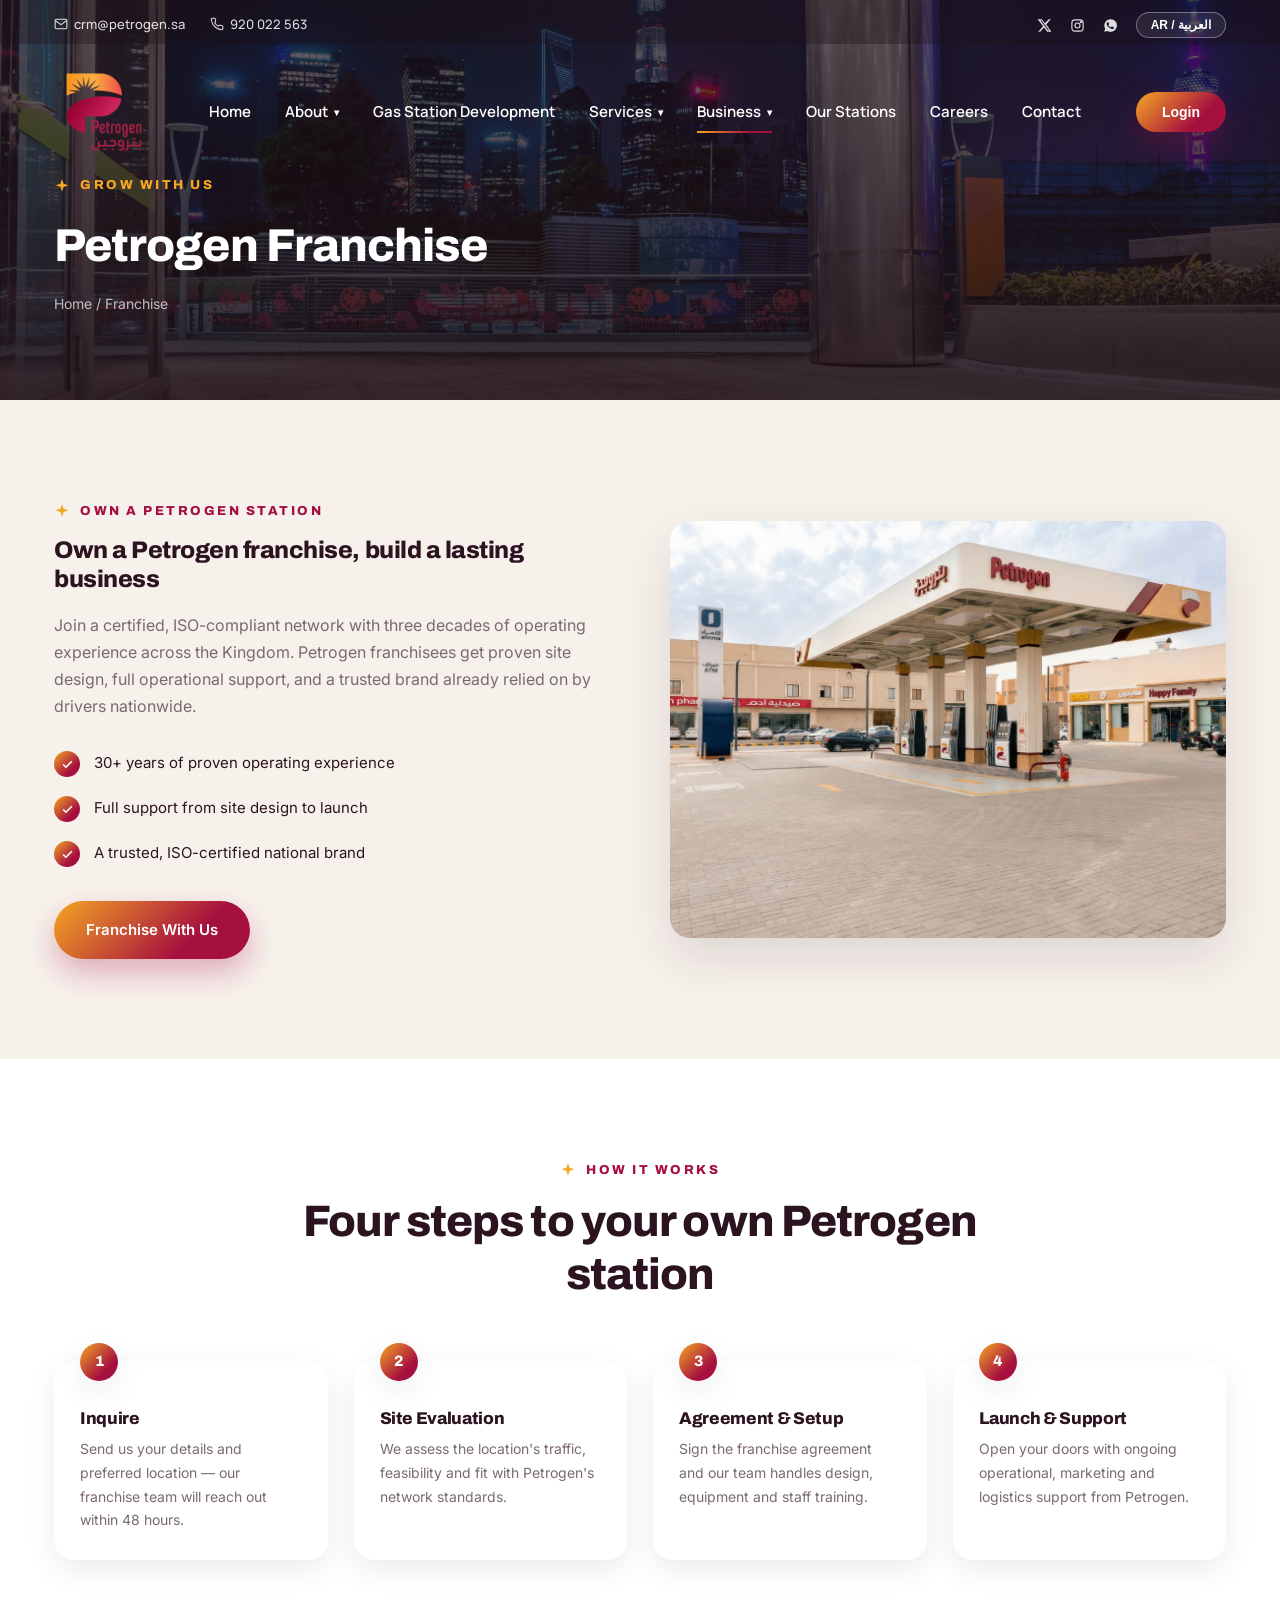
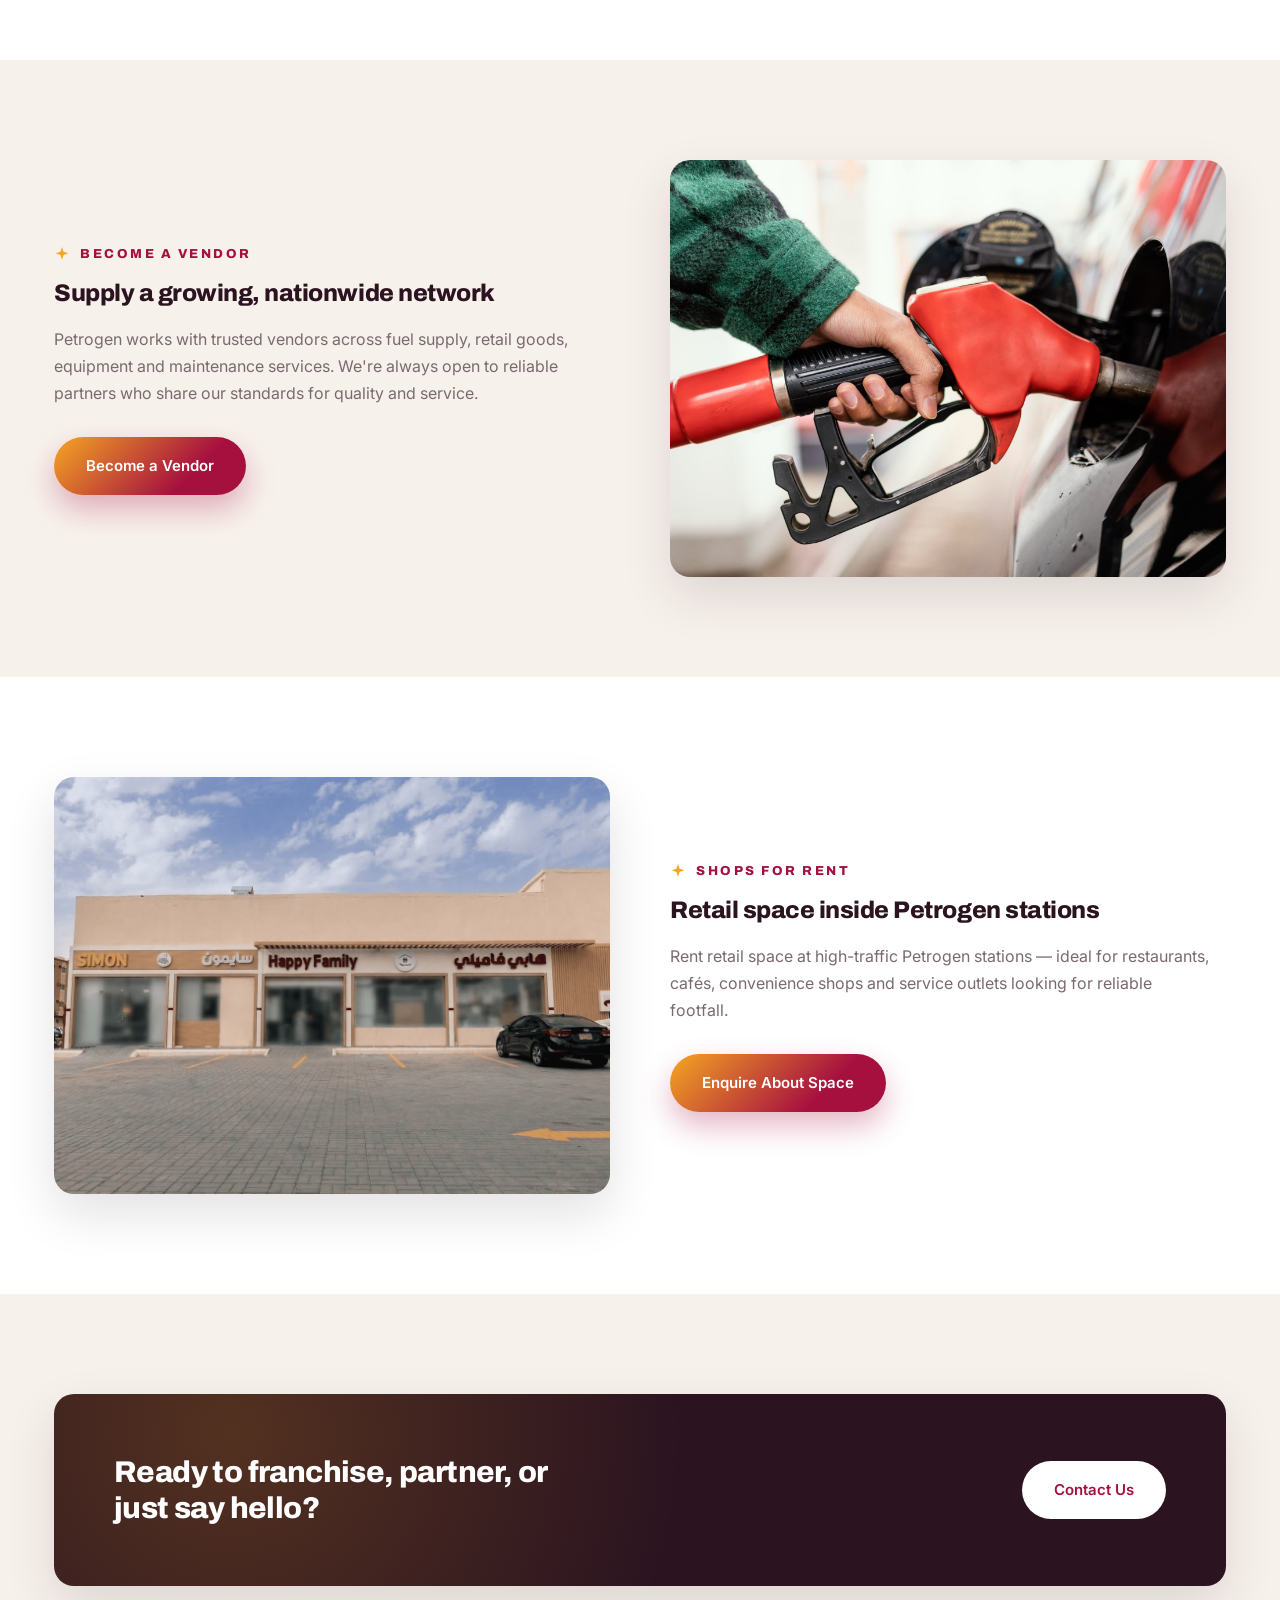
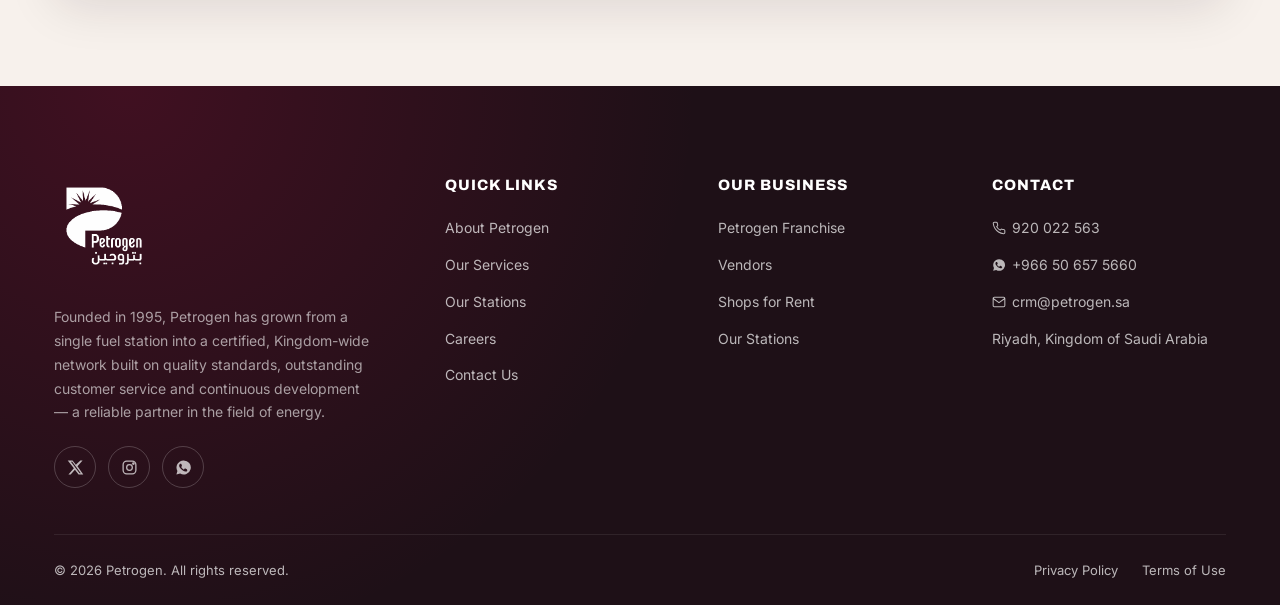
<file: franchise.html>
<!DOCTYPE html>
<html lang="en" dir="ltr">
<head>
<meta charset="UTF-8">
<meta name="viewport" content="width=device-width, initial-scale=1.0">
<title>Petrogen Franchise | Petrogen</title>
<link rel="preconnect" href="https://fonts.googleapis.com">
<link rel="preconnect" href="https://fonts.gstatic.com" crossorigin>
<link href="https://fonts.googleapis.com/css2?family=Inter:wght@400;500;600&family=Archivo:wght@300;400;500;700;800;900&family=Manrope:wght@500;600;700;800&family=Tajawal:wght@400;500;700;800;900&display=swap" rel="stylesheet">
<link rel="icon" type="image/png" href="images/petrogen_logo.png">
<link rel="stylesheet" href="style.css">
</head>
<body>

<script src="header.js"></script>

<!-- PAGE BANNER -->
<section class="page-hero">
  <img class="page-hero-bg" src="images/franchise-banner.jpg" alt="" onerror="this.onerror=null;this.src='https://picsum.photos/seed/petrogen-franchise-banner/1920/700'">
  <div class="hero-overlay"></div>
  <div class="wrapper page-hero-content">
    <span class="eyebrow" data-en="Grow With Us" data-ar="انمُ معنا">Grow With Us</span>
    <h1 data-en="Petrogen Franchise" data-ar="امتياز بتروجين">Petrogen Franchise</h1>
    <div class="breadcrumb">
      <a href="index.html" data-en="Home" data-ar="الرئيسية">Home</a> /
      <span data-en="Franchise" data-ar="امتياز">Franchise</span>
    </div>
  </div>
</section>

<!-- INTRO -->
<section class="section">
  <div class="wrapper feature-split">
    <div class="reveal reveal-left">
      <span class="eyebrow" data-en="Own a Petrogen Station" data-ar="امتلك محطة بتروجين">Own a Petrogen Station</span>
      <h2 data-en="Own a Petrogen franchise, build a lasting business" data-ar="امتلك امتياز بتروجين، وابنِ عملاً مستداماً">Own a Petrogen franchise, build a lasting business</h2>
      <p class="section-text" data-en="Join a certified, ISO-compliant network with three decades of operating experience across the Kingdom. Petrogen franchisees get proven site design, full operational support, and a trusted brand already relied on by drivers nationwide." data-ar="انضم إلى شبكة معتمدة ومطابقة لمعايير الآيزو بخبرة تشغيلية تمتد لثلاثة عقود في أنحاء المملكة. يحصل أصحاب امتياز بتروجين على تصميم مواقع مُجرَّب، دعم تشغيلي كامل، وعلامة تجارية موثوقة يعتمد عليها السائقون في أنحاء المملكة.">Join a certified, ISO-compliant network with three decades of operating experience across the Kingdom. Petrogen franchisees get proven site design, full operational support, and a trusted brand already relied on by drivers nationwide.</p>
      <ul class="check-list">
        <li><span class="check-icon"><svg viewBox="0 0 24 24" fill="none" stroke="currentColor" stroke-width="3"><path d="M20 6L9 17l-5-5"/></svg></span><span data-en="30+ years of proven operating experience" data-ar="أكثر من 30 عاماً من الخبرة التشغيلية المثبتة">30+ years of proven operating experience</span></li>
        <li><span class="check-icon"><svg viewBox="0 0 24 24" fill="none" stroke="currentColor" stroke-width="3"><path d="M20 6L9 17l-5-5"/></svg></span><span data-en="Full support from site design to launch" data-ar="دعم كامل من تصميم الموقع حتى الافتتاح">Full support from site design to launch</span></li>
        <li><span class="check-icon"><svg viewBox="0 0 24 24" fill="none" stroke="currentColor" stroke-width="3"><path d="M20 6L9 17l-5-5"/></svg></span><span data-en="A trusted, ISO-certified national brand" data-ar="علامة تجارية وطنية موثوقة ومعتمدة بمعايير آيزو">A trusted, ISO-certified national brand</span></li>
      </ul>
      <a href="contact.html" class="btn btn-primary" data-en="Franchise With Us" data-ar="امتياز معنا">Franchise With Us</a>
    </div>
    <div class="feature-media reveal reveal-right">
      <img src="images/gallery-station.jpeg" alt="Petrogen station" onerror="this.onerror=null;this.src='https://picsum.photos/seed/petrogen-franchise-station/800/600'">
    </div>
  </div>
</section>

<!-- HOW IT WORKS -->
<section class="section section-alt">
  <div class="wrapper">
    <div class="section-head reveal">
      <span class="eyebrow" data-en="How It Works" data-ar="كيف تبدأ">How It Works</span>
      <h2 data-en="Four steps to your own Petrogen station" data-ar="أربع خطوات لامتلاك محطة بتروجين">Four steps to your own Petrogen station</h2>
    </div>
    <div class="steps-grid">
      <div class="step-card reveal">
        <h3 data-en="Inquire" data-ar="التواصل">Inquire</h3>
        <p data-en="Send us your details and preferred location — our franchise team will reach out within 48 hours." data-ar="أرسل لنا بياناتك والموقع المفضل — سيتواصل معك فريق الامتياز خلال 48 ساعة.">Send us your details and preferred location — our franchise team will reach out within 48 hours.</p>
      </div>
      <div class="step-card reveal">
        <h3 data-en="Site Evaluation" data-ar="تقييم الموقع">Site Evaluation</h3>
        <p data-en="We assess the location's traffic, feasibility and fit with Petrogen's network standards." data-ar="نقيّم حركة المرور في الموقع وجدواه ومدى توافقه مع معايير شبكة بتروجين.">We assess the location's traffic, feasibility and fit with Petrogen's network standards.</p>
      </div>
      <div class="step-card reveal">
        <h3 data-en="Agreement &amp; Setup" data-ar="التعاقد والتجهيز">Agreement &amp; Setup</h3>
        <p data-en="Sign the franchise agreement and our team handles design, equipment and staff training." data-ar="وقّع اتفاقية الامتياز ويتولى فريقنا التصميم والتجهيز وتدريب الموظفين.">Sign the franchise agreement and our team handles design, equipment and staff training.</p>
      </div>
      <div class="step-card reveal">
        <h3 data-en="Launch &amp; Support" data-ar="الافتتاح والدعم">Launch &amp; Support</h3>
        <p data-en="Open your doors with ongoing operational, marketing and logistics support from Petrogen." data-ar="افتتح محطتك مع دعم تشغيلي وتسويقي ولوجستي مستمر من بتروجين.">Open your doors with ongoing operational, marketing and logistics support from Petrogen.</p>
      </div>
    </div>
  </div>
</section>

<!-- VENDORS -->
<section class="section" id="vendors">
  <div class="wrapper feature-split reverse">
    <div class="feature-media reveal reveal-right">
      <img src="images/hero-franchise 2.jpg" alt="Vendors" onerror="this.onerror=null;this.src='https://picsum.photos/seed/petrogen-vendors/800/600'">
    </div>
    <div class="reveal reveal-left">
      <span class="eyebrow" data-en="Become a Vendor" data-ar="كن مورداً">Become a Vendor</span>
      <h2 data-en="Supply a growing, nationwide network" data-ar="ورّد لشبكة متنامية على مستوى المملكة">Supply a growing, nationwide network</h2>
      <p class="section-text" data-en="Petrogen works with trusted vendors across fuel supply, retail goods, equipment and maintenance services. We're always open to reliable partners who share our standards for quality and service." data-ar="تتعامل بتروجين مع موردين موثوقين في مجالات توريد الوقود والسلع والمعدات وخدمات الصيانة. نرحّب دائماً بشركاء موثوقين يشاركوننا معايير الجودة والخدمة.">Petrogen works with trusted vendors across fuel supply, retail goods, equipment and maintenance services. We're always open to reliable partners who share our standards for quality and service.</p>
      <a href="contact.html" class="btn btn-primary" data-en="Become a Vendor" data-ar="كن مورداً">Become a Vendor</a>
    </div>
  </div>
</section>

<!-- SHOPS FOR RENT -->
<section class="section section-alt" id="shops">
  <div class="wrapper feature-split">
    <div class="feature-media reveal reveal-right">
      <img src="images/gallery-market.png" alt="Shops for rent" onerror="this.onerror=null;this.src='https://picsum.photos/seed/petrogen-shops/800/600'">
    </div>
    <div class="reveal reveal-left">
      <span class="eyebrow" data-en="Shops for Rent" data-ar="محلات للإيجار">Shops for Rent</span>
      <h2 data-en="Retail space inside Petrogen stations" data-ar="مساحات تجارية داخل محطات بتروجين">Retail space inside Petrogen stations</h2>
      <p class="section-text" data-en="Rent retail space at high-traffic Petrogen stations — ideal for restaurants, cafés, convenience shops and service outlets looking for reliable footfall." data-ar="استأجر مساحة تجارية في محطات بتروجين عالية الحركة — مثالية للمطاعم والمقاهي والمتاجر ومنافذ الخدمات الباحثة عن حركة زوار موثوقة.">Rent retail space at high-traffic Petrogen stations — ideal for restaurants, cafés, convenience shops and service outlets looking for reliable footfall.</p>
      <a href="contact.html" class="btn btn-primary" data-en="Enquire About Space" data-ar="استفسر عن المساحات">Enquire About Space</a>
    </div>
    
  </div>
</section>

<!-- CTA -->
<section class="section">
  <div class="wrapper">
    <div class="cta-band reveal">
      <h2 data-en="Ready to franchise, partner, or just say hello?" data-ar="مستعد لامتلاك امتياز أو الشراكة أو مجرد التواصل؟">Ready to franchise, partner, or just say hello?</h2>
      <a href="contact.html" class="btn btn-light" data-en="Contact Us" data-ar="اتصل بنا">Contact Us</a>
    </div>
  </div>
</section>

<script src="footer.js"></script>
<script src="script.js"></script>
</body>
</html>
</file>
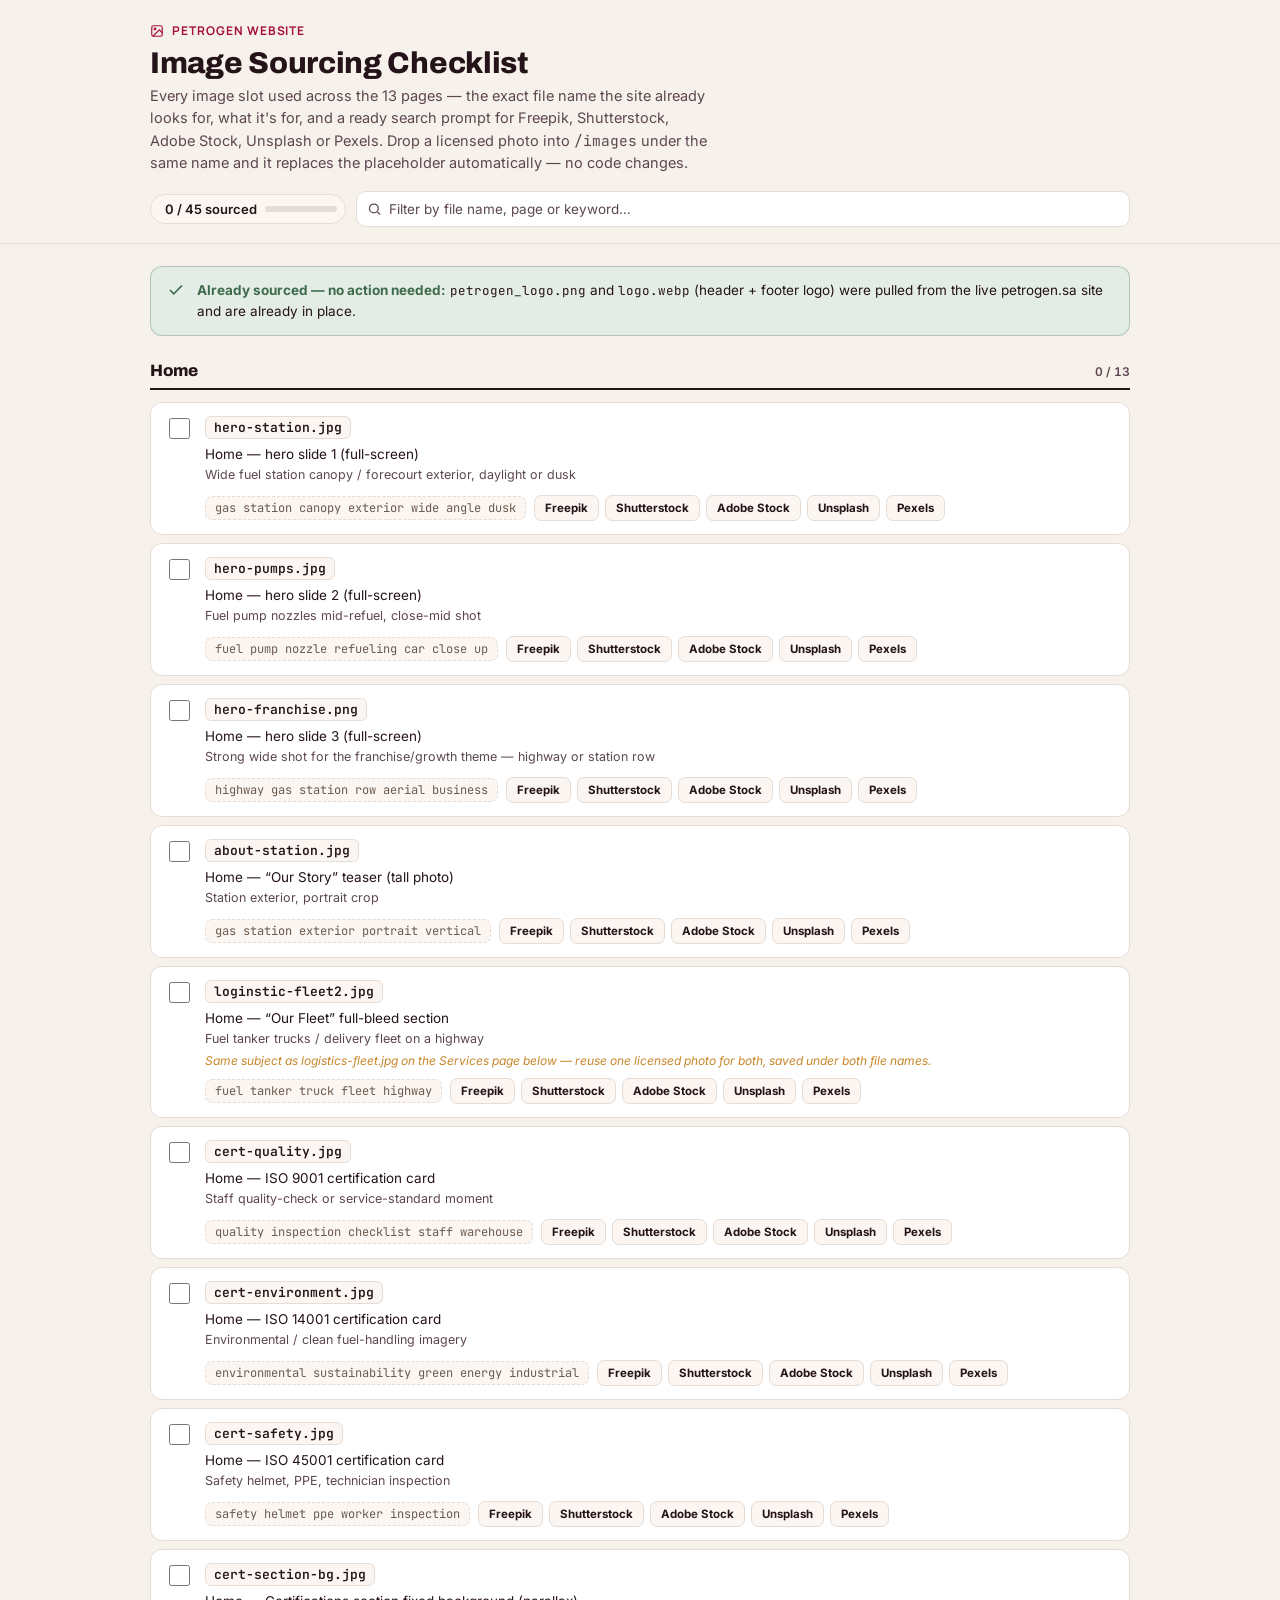
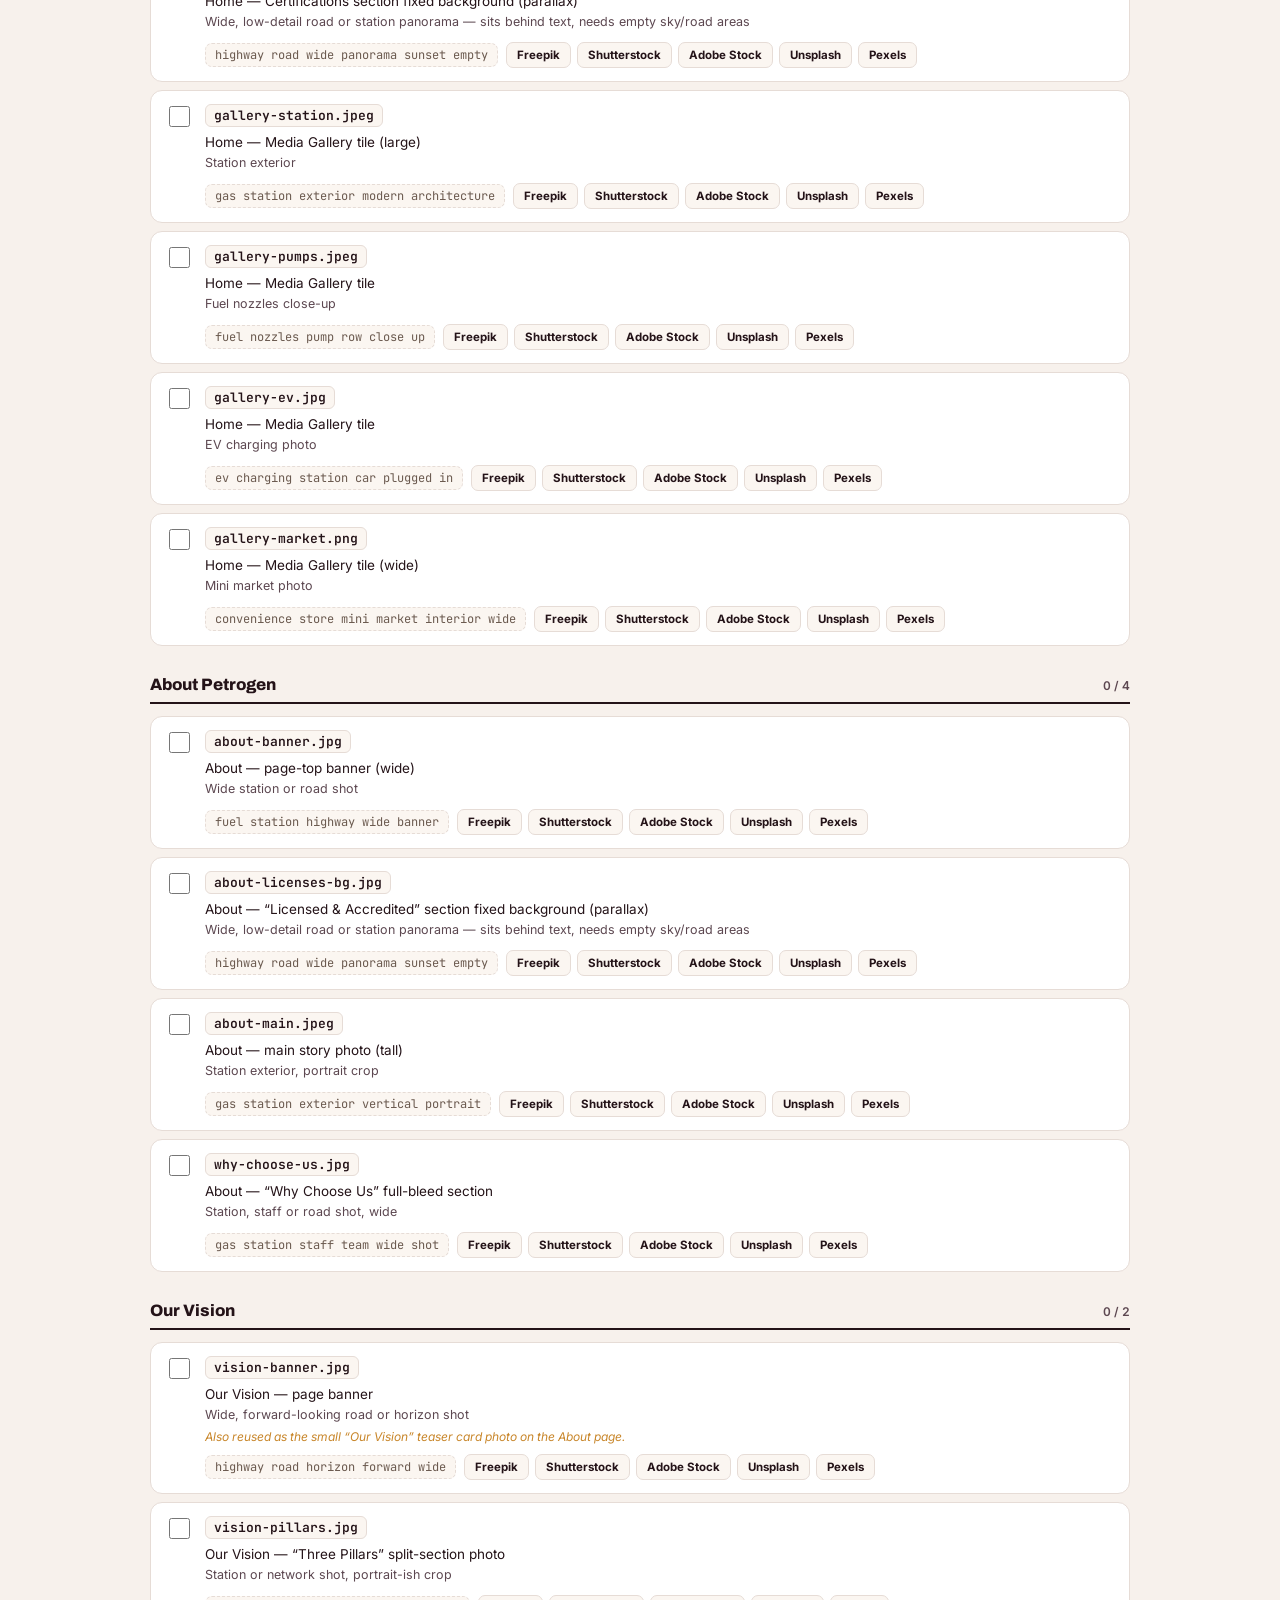
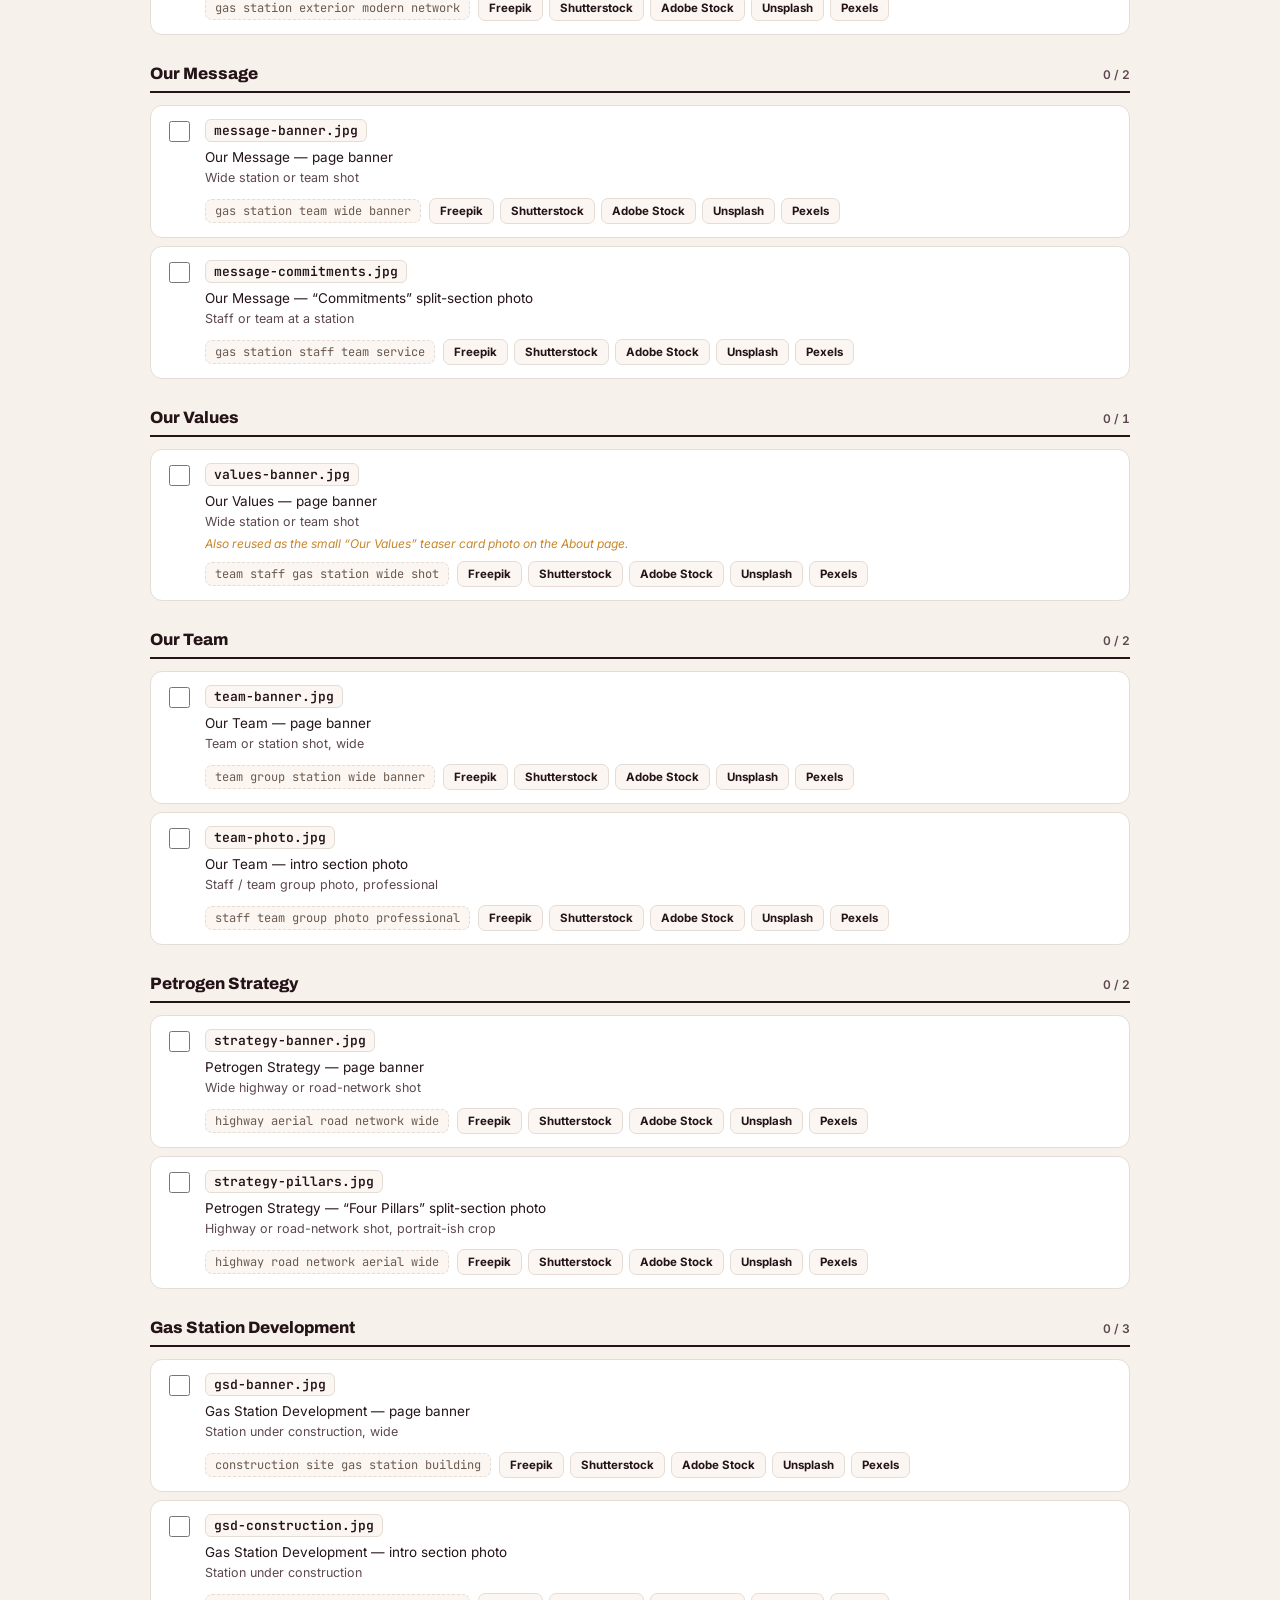
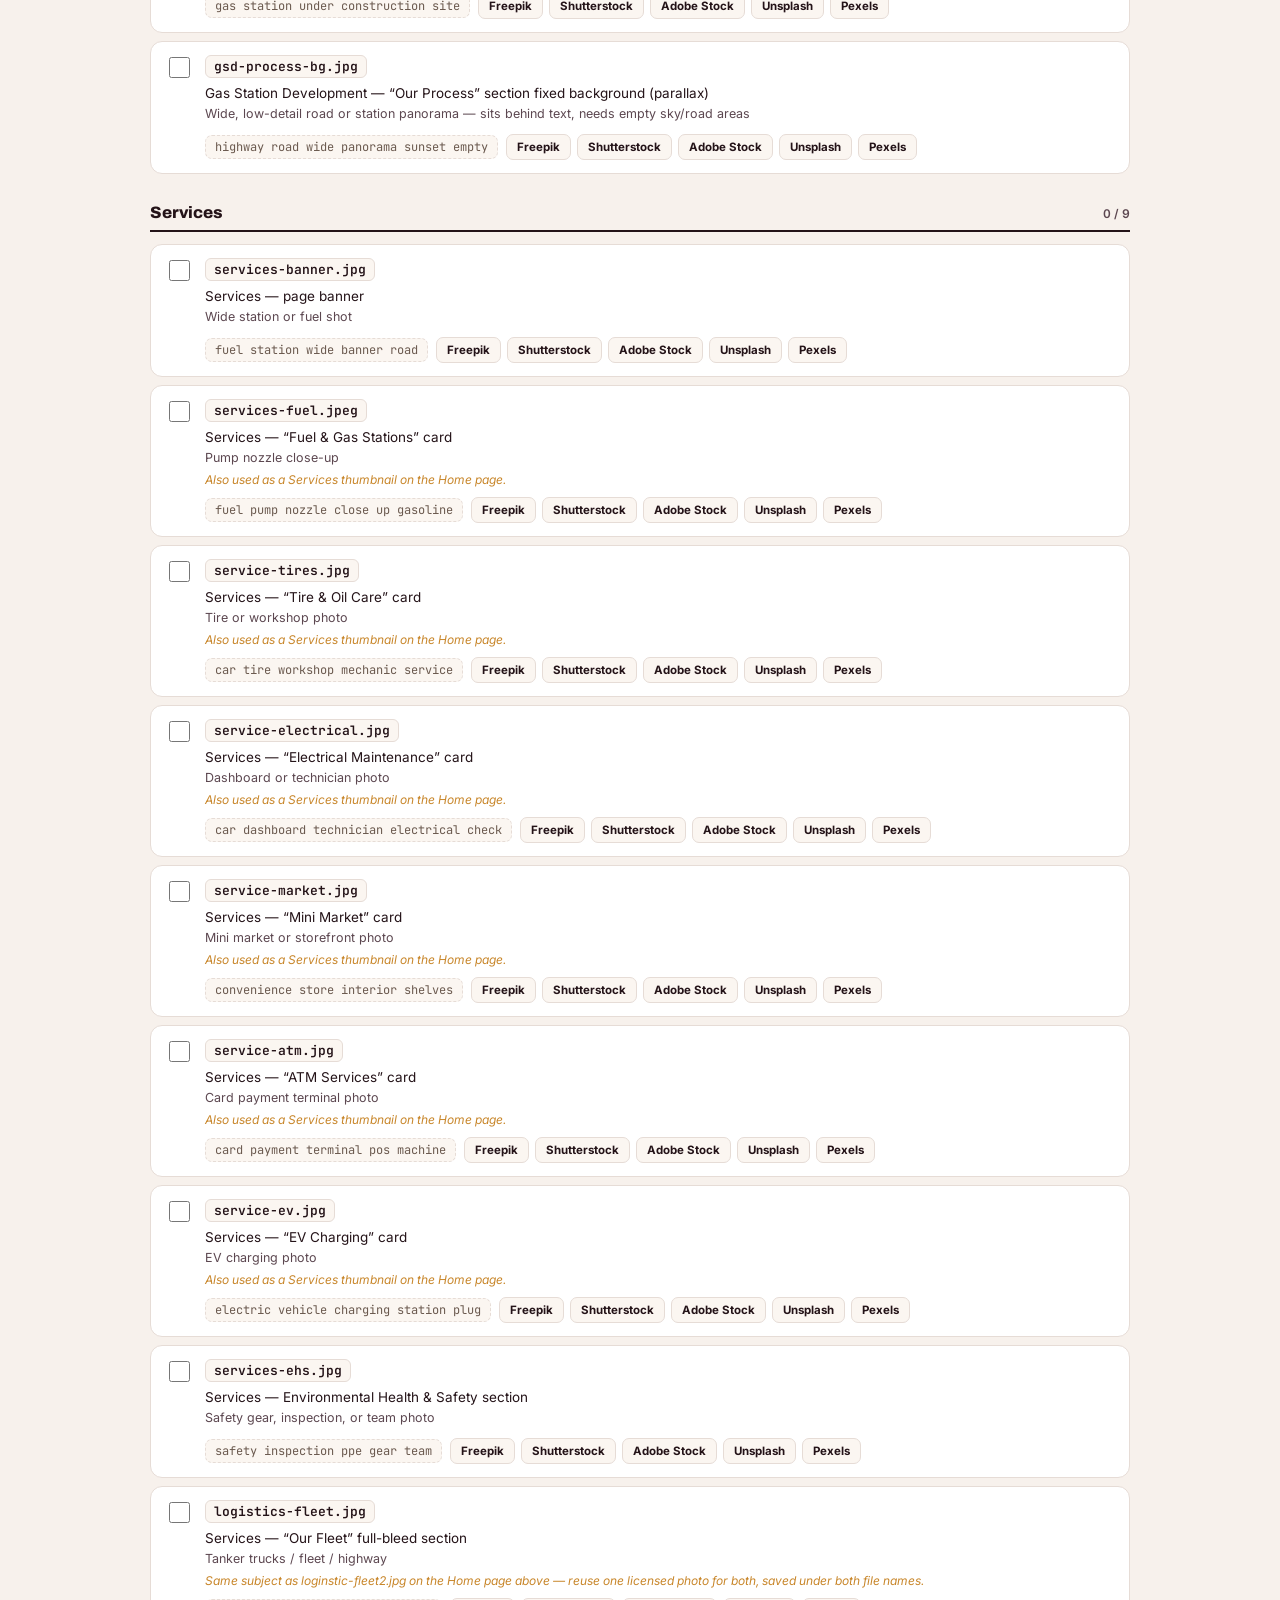
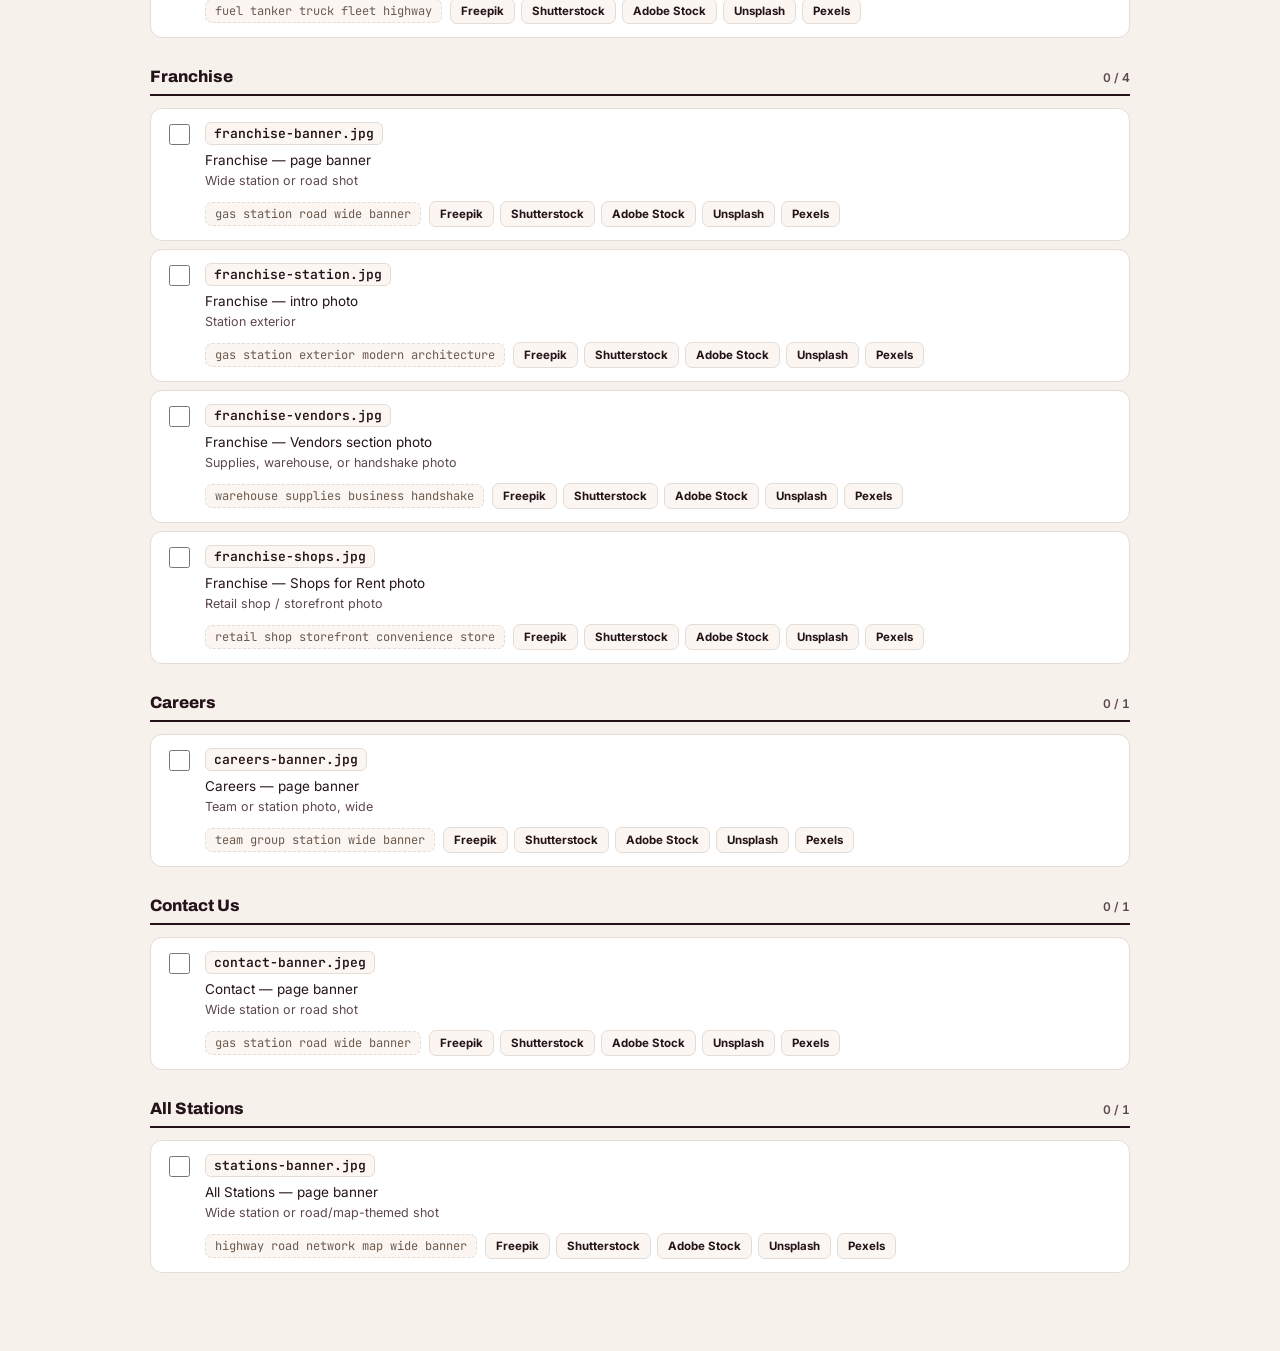
<file: image-checklist.html>
<!doctype html>
<title>Petrogen Image Sourcing</title>
<link rel="preconnect" href="https://fonts.googleapis.com">
<link rel="preconnect" href="https://fonts.gstatic.com" crossorigin>
<link href="https://fonts.googleapis.com/css2?family=Inter:wght@400;500;600&family=Archivo:wght@700;800;900&family=Manrope:wght@500;600;700;800&family=JetBrains+Mono:wght@400;600&display=swap" rel="stylesheet">
<style>
:root{
  --crimson:#A6103F;
  --crimson-ink:#7c0c2f;
  --gold:#c8862a;
  --gold-soft:#f0d9ae;
  --ink:#241318;
  --ink-soft:#5c4750;
  --line:#e6dcd6;
  --surface:#ffffff;
  --surface-raised:#fbf6f1;
  --bg:#f7f1ec;
  --done-fg:#3f6b4c;
  --done-bg:#e3ede5;
  --mono-tag:#6b5a4f;
  --focus:#A6103F;
}
@media (prefers-color-scheme: dark){
  :root:not([data-theme="light"]){
    --crimson:#e0567f;
    --crimson-ink:#f3a9bf;
    --gold:#e0ac5c;
    --gold-soft:#4a3a22;
    --ink:#f3ece8;
    --ink-soft:#bfaeb3;
    --line:#3a2b30;
    --surface:#241820;
    --surface-raised:#2c1e27;
    --bg:#1a1116;
    --done-fg:#8fcaa2;
    --done-bg:#22322a;
    --mono-tag:#a9968d;
    --focus:#e0567f;
  }
}
:root[data-theme="dark"]{
  --crimson:#e0567f;
  --crimson-ink:#f3a9bf;
  --gold:#e0ac5c;
  --gold-soft:#4a3a22;
  --ink:#f3ece8;
  --ink-soft:#bfaeb3;
  --line:#3a2b30;
  --surface:#241820;
  --surface-raised:#2c1e27;
  --bg:#1a1116;
  --done-fg:#8fcaa2;
  --done-bg:#22322a;
  --mono-tag:#a9968d;
  --focus:#e0567f;
}

*{box-sizing:border-box}
body{
  margin:0;
  background:var(--bg);
  color:var(--ink);
  font-family:'Inter',system-ui,sans-serif;
  padding-inline:20px;
  padding-block:0 48px;
}
h1,h2,h3{text-wrap:balance; margin:0}
h1,h2,.display{font-family:'Archivo',system-ui,sans-serif}
.eyebrow,.uilabel,button,.pill{font-family:'Manrope',system-ui,sans-serif}
code,.mono{font-family:'JetBrains Mono',ui-monospace,monospace}

a{color:var(--crimson)}

/* ---------- top bar ---------- */
.topbar{
  position:sticky; top:0; z-index:20;
  margin-inline:-20px; padding-inline:20px;
  background:var(--bg);
  padding-block:22px 16px;
  border-bottom:1px solid var(--line);
}
.topbar-inner{max-width:980px; margin-inline:auto}
.eyebrow{
  font-size:12px; font-weight:700; letter-spacing:.08em; text-transform:uppercase;
  color:var(--crimson); display:flex; align-items:center; gap:8px; margin-bottom:8px;
}
.eyebrow svg{width:14px; height:14px}
h1{font-size:clamp(22px,3.4vw,30px); font-weight:800; letter-spacing:-.01em}
.sub{color:var(--ink-soft); font-size:14.5px; margin-top:6px; max-width:62ch; line-height:1.55}

.controls{
  display:flex; gap:10px; align-items:center; margin-top:16px; flex-wrap:wrap;
}
.progress-pill{
  display:flex; align-items:center; gap:8px;
  background:var(--surface-raised); border:1px solid var(--line);
  border-radius:999px; padding:6px 8px 6px 14px; font-size:13px; font-weight:600;
  white-space:nowrap;
}
.progress-track{
  width:72px; height:6px; border-radius:99px; background:var(--line); overflow:hidden;
}
.progress-fill{
  height:100%; background:linear-gradient(90deg,var(--gold),var(--crimson));
  border-radius:99px; transition:width .3s ease; width:0%;
}
.search-wrap{position:relative; flex:1; min-width:180px}
.search-wrap svg{
  position:absolute; left:11px; top:50%; translate:0 -50%; width:15px; height:15px; color:var(--ink-soft);
  pointer-events:none;
}
#filterInput{
  width:100%; padding:9px 12px 9px 32px; border-radius:10px; border:1px solid var(--line);
  background:var(--surface); color:var(--ink); font-size:13.5px; font-family:inherit;
}
#filterInput:focus-visible{outline:2px solid var(--focus); outline-offset:1px}
#filterInput::placeholder{color:var(--ink-soft)}

/* ---------- layout ---------- */
main{max-width:980px; margin-inline:auto; padding-top:22px}

.donecallout{
  display:flex; gap:12px; align-items:flex-start;
  background:var(--done-bg); border:1px solid color-mix(in srgb, var(--done-fg) 30%, transparent);
  border-radius:12px; padding:13px 16px; margin-bottom:26px; font-size:13.5px; line-height:1.55;
}
.donecallout svg{width:18px; height:18px; flex:none; margin-top:1px; color:var(--done-fg)}
.donecallout b{color:var(--done-fg)}
.donecallout code{background:transparent; font-size:12.5px}

.group{margin-bottom:30px}
.group-head{
  display:flex; align-items:baseline; justify-content:space-between; gap:12px;
  padding-bottom:9px; margin-bottom:12px; border-bottom:2px solid var(--ink);
}
.group-head h2{font-size:16.5px; font-weight:800}
.group-count{font-size:12px; color:var(--ink-soft); font-weight:600; white-space:nowrap; font-variant-numeric:tabular-nums}

.rows{display:flex; flex-direction:column; gap:8px}

.row{
  display:grid;
  grid-template-columns:auto minmax(0,1fr);
  gap:12px;
  background:var(--surface);
  border:1px solid var(--line);
  border-radius:12px;
  padding:13px 14px;
  transition:opacity .2s ease, border-color .2s ease;
}
.row.is-done{border-color:color-mix(in srgb, var(--done-fg) 35%, var(--line))}
.row.is-hidden{display:none}

.check{
  width:21px; height:21px; margin-top:2px; accent-color:var(--done-fg); cursor:pointer; flex:none;
}

.row-main{min-width:0}
.row-top{
  display:flex; flex-wrap:wrap; align-items:center; gap:8px 10px; margin-bottom:5px;
}
.filename{
  font-size:13px; font-weight:600; color:var(--ink);
  background:var(--surface-raised); border:1px solid var(--line);
  padding:2px 8px; border-radius:6px; word-break:break-all;
}
.row.is-done .filename{ text-decoration:line-through; color:var(--ink-soft); text-decoration-color:var(--done-fg); }
.donebadge{
  display:none; align-items:center; gap:4px; font-size:11px; font-weight:700;
  color:var(--done-fg); background:var(--done-bg); padding:2px 8px; border-radius:99px;
}
.row.is-done .donebadge{display:inline-flex}
.row.is-done .donebadge svg{width:11px; height:11px}

.usage{font-size:13.5px; color:var(--ink); line-height:1.5; margin-bottom:2px}
.usage b{font-weight:600}
.suggestion{font-size:12.5px; color:var(--ink-soft); line-height:1.5}
.note{font-size:12px; color:var(--gold); margin-top:4px; font-style:italic}

.query-row{
  display:flex; align-items:center; gap:8px; margin-top:10px; flex-wrap:wrap;
}
.query{
  font-size:12px; color:var(--mono-tag); background:var(--surface-raised);
  border:1px dashed var(--line); border-radius:7px; padding:3px 9px;
}
.searchlinks{display:flex; gap:6px; flex-wrap:wrap}
.searchlinks a{
  font-size:11.5px; font-weight:700; text-decoration:none;
  color:var(--ink); background:var(--surface-raised); border:1px solid var(--line);
  padding:5px 10px; border-radius:7px; transition:background .15s ease, border-color .15s ease, color .15s ease;
}
.searchlinks a:hover{border-color:var(--crimson); color:var(--crimson)}
.searchlinks a:focus-visible{outline:2px solid var(--focus); outline-offset:1px}

.emptystate{
  text-align:center; padding:40px 20px; color:var(--ink-soft); font-size:14px;
}

@media (max-width:480px){
  .row{grid-template-columns:auto 1fr; padding:12px}
  .searchlinks a{padding:5px 8px; font-size:11px}
}
</style>

<div class="topbar">
  <div class="topbar-inner">
    <div class="eyebrow">
      <svg viewBox="0 0 24 24" fill="none" stroke="currentColor" stroke-width="2"><rect x="3" y="3" width="18" height="18" rx="3"/><circle cx="8.5" cy="8.5" r="1.5"/><path d="M21 15l-5-5L5 21"/></svg>
      Petrogen Website
    </div>
    <h1>Image Sourcing Checklist</h1>
    <p class="sub">Every image slot used across the 13 pages — the exact file name the site already looks for, what it's for, and a ready search prompt for Freepik, Shutterstock, Adobe Stock, Unsplash or Pexels. Drop a licensed photo into <code class="mono">/images</code> under the same name and it replaces the placeholder automatically — no code changes.</p>
    <div class="controls">
      <div class="progress-pill">
        <span id="progressText">0 / 45 sourced</span>
        <span class="progress-track"><span class="progress-fill" id="progressFill"></span></span>
      </div>
      <div class="search-wrap">
        <svg viewBox="0 0 24 24" fill="none" stroke="currentColor" stroke-width="2"><circle cx="11" cy="11" r="7"/><path d="M21 21l-4.3-4.3"/></svg>
        <input id="filterInput" type="text" placeholder="Filter by file name, page or keyword…">
      </div>
    </div>
  </div>
</div>

<main>
  <div class="donecallout">
    <svg viewBox="0 0 24 24" fill="none" stroke="currentColor" stroke-width="2.2"><path d="M20 6L9 17l-5-5"/></svg>
    <div><b>Already sourced — no action needed:</b> <code>petrogen_logo.png</code> and <code>logo.webp</code> (header + footer logo) were pulled from the live petrogen.sa site and are already in place.</div>
  </div>

  <div id="groups"></div>
  <div class="emptystate" id="emptyState" hidden>No image slots match "<span id="emptyQuery"></span>".</div>
</main>

<script>
const DATA = [
{page:"Home", items:[
  {file:"hero-station.jpg", usage:"Home — hero slide 1 (full-screen)", suggestion:"Wide fuel station canopy / forecourt exterior, daylight or dusk", query:"gas station canopy exterior wide angle dusk"},
  {file:"hero-pumps.jpg", usage:"Home — hero slide 2 (full-screen)", suggestion:"Fuel pump nozzles mid-refuel, close-mid shot", query:"fuel pump nozzle refueling car close up"},
  {file:"hero-franchise.png", usage:"Home — hero slide 3 (full-screen)", suggestion:"Strong wide shot for the franchise/growth theme — highway or station row", query:"highway gas station row aerial business"},
  {file:"about-station.jpg", usage:"Home — “Our Story” teaser (tall photo)", suggestion:"Station exterior, portrait crop", query:"gas station exterior portrait vertical"},
  {file:"loginstic-fleet2.jpg", usage:"Home — “Our Fleet” full-bleed section", suggestion:"Fuel tanker trucks / delivery fleet on a highway", note:"Same subject as logistics-fleet.jpg on the Services page below — reuse one licensed photo for both, saved under both file names.", query:"fuel tanker truck fleet highway"},
  {file:"cert-quality.jpg", usage:"Home — ISO 9001 certification card", suggestion:"Staff quality-check or service-standard moment", query:"quality inspection checklist staff warehouse"},
  {file:"cert-environment.jpg", usage:"Home — ISO 14001 certification card", suggestion:"Environmental / clean fuel-handling imagery", query:"environmental sustainability green energy industrial"},
  {file:"cert-safety.jpg", usage:"Home — ISO 45001 certification card", suggestion:"Safety helmet, PPE, technician inspection", query:"safety helmet ppe worker inspection"},
  {file:"cert-section-bg.jpg", usage:"Home — Certifications section fixed background (parallax)", suggestion:"Wide, low-detail road or station panorama — sits behind text, needs empty sky/road areas", query:"highway road wide panorama sunset empty"},
  {file:"gallery-station.jpeg", usage:"Home — Media Gallery tile (large)", suggestion:"Station exterior", query:"gas station exterior modern architecture"},
  {file:"gallery-pumps.jpeg", usage:"Home — Media Gallery tile", suggestion:"Fuel nozzles close-up", query:"fuel nozzles pump row close up"},
  {file:"gallery-ev.jpg", usage:"Home — Media Gallery tile", suggestion:"EV charging photo", query:"ev charging station car plugged in"},
  {file:"gallery-market.png", usage:"Home — Media Gallery tile (wide)", suggestion:"Mini market photo", query:"convenience store mini market interior wide"},
]},
{page:"About Petrogen", items:[
  {file:"about-banner.jpg", usage:"About — page-top banner (wide)", suggestion:"Wide station or road shot", query:"fuel station highway wide banner"},
  {file:"about-licenses-bg.jpg", usage:"About — “Licensed & Accredited” section fixed background (parallax)", suggestion:"Wide, low-detail road or station panorama — sits behind text, needs empty sky/road areas", query:"highway road wide panorama sunset empty"},
  {file:"about-main.jpeg", usage:"About — main story photo (tall)", suggestion:"Station exterior, portrait crop", query:"gas station exterior vertical portrait"},
  {file:"why-choose-us.jpg", usage:"About — “Why Choose Us” full-bleed section", suggestion:"Station, staff or road shot, wide", query:"gas station staff team wide shot"},
]},
{page:"Our Vision", items:[
  {file:"vision-banner.jpg", usage:"Our Vision — page banner", suggestion:"Wide, forward-looking road or horizon shot", note:"Also reused as the small “Our Vision” teaser card photo on the About page.", query:"highway road horizon forward wide"},
  {file:"vision-pillars.jpg", usage:"Our Vision — “Three Pillars” split-section photo", suggestion:"Station or network shot, portrait-ish crop", query:"gas station exterior modern network"},
]},
{page:"Our Message", items:[
  {file:"message-banner.jpg", usage:"Our Message — page banner", suggestion:"Wide station or team shot", query:"gas station team wide banner"},
  {file:"message-commitments.jpg", usage:"Our Message — “Commitments” split-section photo", suggestion:"Staff or team at a station", query:"gas station staff team service"},
]},
{page:"Our Values", items:[
  {file:"values-banner.jpg", usage:"Our Values — page banner", suggestion:"Wide station or team shot", note:"Also reused as the small “Our Values” teaser card photo on the About page.", query:"team staff gas station wide shot"},
]},
{page:"Our Team", items:[
  {file:"team-banner.jpg", usage:"Our Team — page banner", suggestion:"Team or station shot, wide", query:"team group station wide banner"},
  {file:"team-photo.jpg", usage:"Our Team — intro section photo", suggestion:"Staff / team group photo, professional", query:"staff team group photo professional"},
]},
{page:"Petrogen Strategy", items:[
  {file:"strategy-banner.jpg", usage:"Petrogen Strategy — page banner", suggestion:"Wide highway or road-network shot", query:"highway aerial road network wide"},
  {file:"strategy-pillars.jpg", usage:"Petrogen Strategy — “Four Pillars” split-section photo", suggestion:"Highway or road-network shot, portrait-ish crop", query:"highway road network aerial wide"},
]},
{page:"Gas Station Development", items:[
  {file:"gsd-banner.jpg", usage:"Gas Station Development — page banner", suggestion:"Station under construction, wide", query:"construction site gas station building"},
  {file:"gsd-construction.jpg", usage:"Gas Station Development — intro section photo", suggestion:"Station under construction", query:"gas station under construction site"},
  {file:"gsd-process-bg.jpg", usage:"Gas Station Development — “Our Process” section fixed background (parallax)", suggestion:"Wide, low-detail road or station panorama — sits behind text, needs empty sky/road areas", query:"highway road wide panorama sunset empty"},
]},
{page:"Services", items:[
  {file:"services-banner.jpg", usage:"Services — page banner", suggestion:"Wide station or fuel shot", query:"fuel station wide banner road"},
  {file:"services-fuel.jpeg", usage:"Services — “Fuel & Gas Stations” card", suggestion:"Pump nozzle close-up", note:"Also used as a Services thumbnail on the Home page.", query:"fuel pump nozzle close up gasoline"},
  {file:"service-tires.jpg", usage:"Services — “Tire & Oil Care” card", suggestion:"Tire or workshop photo", note:"Also used as a Services thumbnail on the Home page.", query:"car tire workshop mechanic service"},
  {file:"service-electrical.jpg", usage:"Services — “Electrical Maintenance” card", suggestion:"Dashboard or technician photo", note:"Also used as a Services thumbnail on the Home page.", query:"car dashboard technician electrical check"},
  {file:"service-market.jpg", usage:"Services — “Mini Market” card", suggestion:"Mini market or storefront photo", note:"Also used as a Services thumbnail on the Home page.", query:"convenience store interior shelves"},
  {file:"service-atm.jpg", usage:"Services — “ATM Services” card", suggestion:"Card payment terminal photo", note:"Also used as a Services thumbnail on the Home page.", query:"card payment terminal pos machine"},
  {file:"service-ev.jpg", usage:"Services — “EV Charging” card", suggestion:"EV charging photo", note:"Also used as a Services thumbnail on the Home page.", query:"electric vehicle charging station plug"},
  {file:"services-ehs.jpg", usage:"Services — Environmental Health & Safety section", suggestion:"Safety gear, inspection, or team photo", query:"safety inspection ppe gear team"},
  {file:"logistics-fleet.jpg", usage:"Services — “Our Fleet” full-bleed section", suggestion:"Tanker trucks / fleet / highway", note:"Same subject as loginstic-fleet2.jpg on the Home page above — reuse one licensed photo for both, saved under both file names.", query:"fuel tanker truck fleet highway"},
]},
{page:"Franchise", items:[
  {file:"franchise-banner.jpg", usage:"Franchise — page banner", suggestion:"Wide station or road shot", query:"gas station road wide banner"},
  {file:"franchise-station.jpg", usage:"Franchise — intro photo", suggestion:"Station exterior", query:"gas station exterior modern architecture"},
  {file:"franchise-vendors.jpg", usage:"Franchise — Vendors section photo", suggestion:"Supplies, warehouse, or handshake photo", query:"warehouse supplies business handshake"},
  {file:"franchise-shops.jpg", usage:"Franchise — Shops for Rent photo", suggestion:"Retail shop / storefront photo", query:"retail shop storefront convenience store"},
]},
{page:"Careers", items:[
  {file:"careers-banner.jpg", usage:"Careers — page banner", suggestion:"Team or station photo, wide", query:"team group station wide banner"},
]},
{page:"Contact Us", items:[
  {file:"contact-banner.jpeg", usage:"Contact — page banner", suggestion:"Wide station or road shot", query:"gas station road wide banner"},
]},
{page:"All Stations", items:[
  {file:"stations-banner.jpg", usage:"All Stations — page banner", suggestion:"Wide station or road/map-themed shot", query:"highway road network map wide banner"},
]},
];

function buildLinks(q){
  const plus = encodeURIComponent(q).replace(/%20/g,"+");
  const dash = q.trim().toLowerCase().replace(/\s+/g,"-");
  const enc = encodeURIComponent(q);
  return [
    {label:"Freepik", href:`https://www.freepik.com/search?format=search&query=${enc}`},
    {label:"Shutterstock", href:`https://www.shutterstock.com/search/${plus}`},
    {label:"Adobe Stock", href:`https://stock.adobe.com/search?k=${enc}`},
    {label:"Unsplash", href:`https://unsplash.com/s/photos/${dash}`},
    {label:"Pexels", href:`https://www.pexels.com/search/${enc}/`},
  ];
}

function loadDone(){
  try{ return JSON.parse(localStorage.getItem("petrogen-img-done")||"{}"); }catch(e){ return {}; }
}
function saveDone(state){
  try{ localStorage.setItem("petrogen-img-done", JSON.stringify(state)); }catch(e){}
}

const doneState = loadDone();
const groupsEl = document.getElementById("groups");
const total = DATA.reduce((n,g)=>n+g.items.length,0);

DATA.forEach((group, gi)=>{
  const section = document.createElement("section");
  section.className = "group";
  section.dataset.group = gi;

  const head = document.createElement("div");
  head.className = "group-head";
  head.innerHTML = `<h2>${group.page}</h2><span class="group-count" data-count></span>`;
  section.appendChild(head);

  const rows = document.createElement("div");
  rows.className = "rows";

  group.items.forEach((item, ii)=>{
    const id = item.file;
    const isDone = !!doneState[id];
    const ext = item.file.split(".").pop().toUpperCase();
    const row = document.createElement("div");
    row.className = "row" + (isDone ? " is-done" : "");
    row.dataset.searchtext = (item.file+" "+group.page+" "+item.usage+" "+item.suggestion+" "+item.query).toLowerCase();

    const links = buildLinks(item.query);
    const linksHtml = links.map(l=>`<a href="${l.href}" target="_blank" rel="noopener noreferrer">${l.label}</a>`).join("");

    row.innerHTML = `
      <input type="checkbox" class="check" id="chk-${gi}-${ii}" ${isDone?"checked":""} aria-label="Mark ${item.file} as sourced">
      <div class="row-main">
        <div class="row-top">
          <span class="filename mono">${item.file}</span>
          <span class="donebadge"><svg viewBox="0 0 24 24" fill="none" stroke="currentColor" stroke-width="3"><path d="M20 6L9 17l-5-5"/></svg>Sourced</span>
        </div>
        <div class="usage">${item.usage}</div>
        <div class="suggestion">${item.suggestion}</div>
        ${item.note ? `<div class="note">${item.note}</div>` : ""}
        <div class="query-row">
          <span class="query mono">${item.query}</span>
          <div class="searchlinks">${linksHtml}</div>
        </div>
      </div>
    `;

    const cb = row.querySelector(".check");
    cb.addEventListener("change", ()=>{
      doneState[id] = cb.checked;
      saveDone(doneState);
      row.classList.toggle("is-done", cb.checked);
      updateProgress();
    });

    rows.appendChild(row);
  });

  section.appendChild(rows);
  groupsEl.appendChild(section);
});

function updateProgress(){
  const doneCount = Object.values(doneState).filter(Boolean).length;
  document.getElementById("progressText").textContent = `${doneCount} / ${total} sourced`;
  document.getElementById("progressFill").style.width = `${total ? (doneCount/total*100) : 0}%`;
  document.querySelectorAll(".group").forEach(sec=>{
    const rows = sec.querySelectorAll(".row");
    const done = sec.querySelectorAll(".row.is-done").length;
    sec.querySelector("[data-count]").textContent = `${done} / ${rows.length}`;
  });
}
updateProgress();

const filterInput = document.getElementById("filterInput");
const emptyState = document.getElementById("emptyState");
const emptyQuery = document.getElementById("emptyQuery");
filterInput.addEventListener("input", ()=>{
  const q = filterInput.value.trim().toLowerCase();
  let anyVisible = false;
  document.querySelectorAll(".group").forEach(sec=>{
    let groupHasVisible = false;
    sec.querySelectorAll(".row").forEach(row=>{
      const match = !q || row.dataset.searchtext.includes(q);
      row.classList.toggle("is-hidden", !match);
      if(match) groupHasVisible = true;
    });
    sec.hidden = !groupHasVisible;
    if(groupHasVisible) anyVisible = true;
  });
  emptyState.hidden = anyVisible;
  emptyQuery.textContent = filterInput.value;
});
</script>
</file>
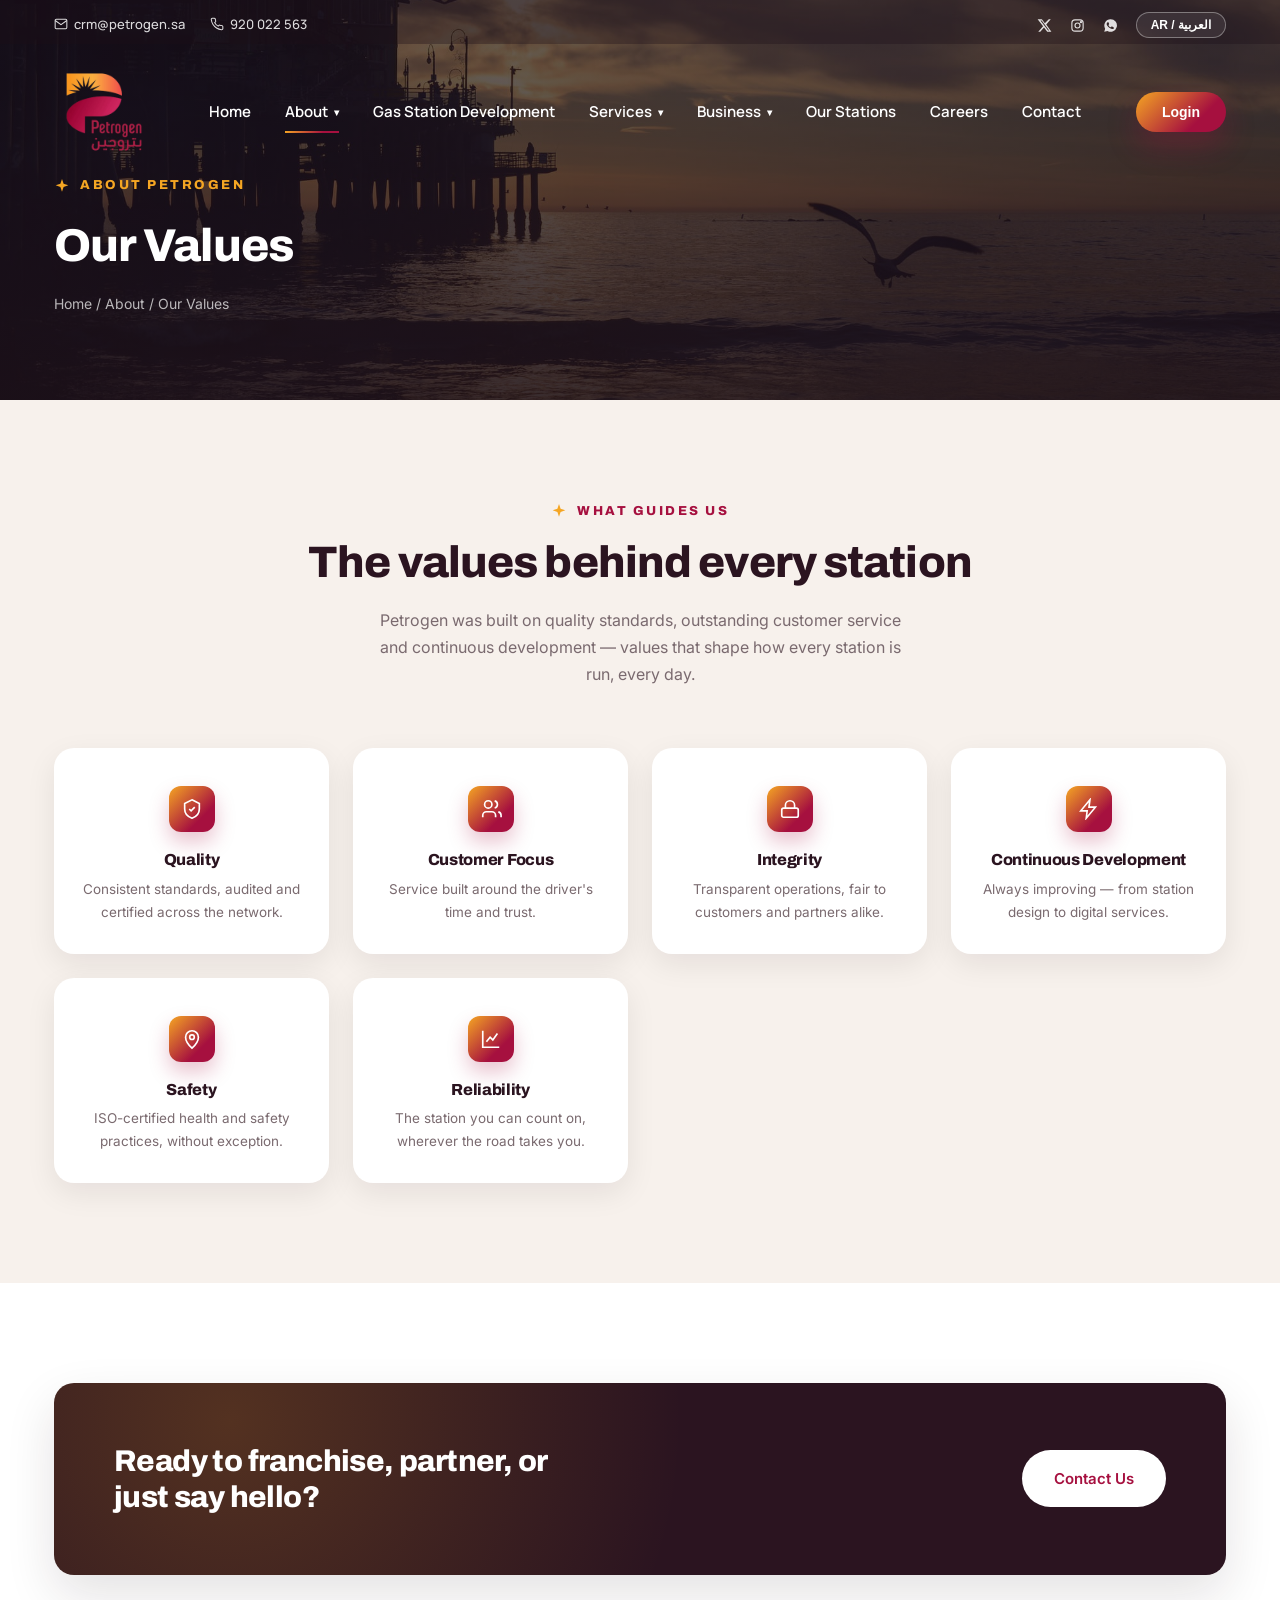
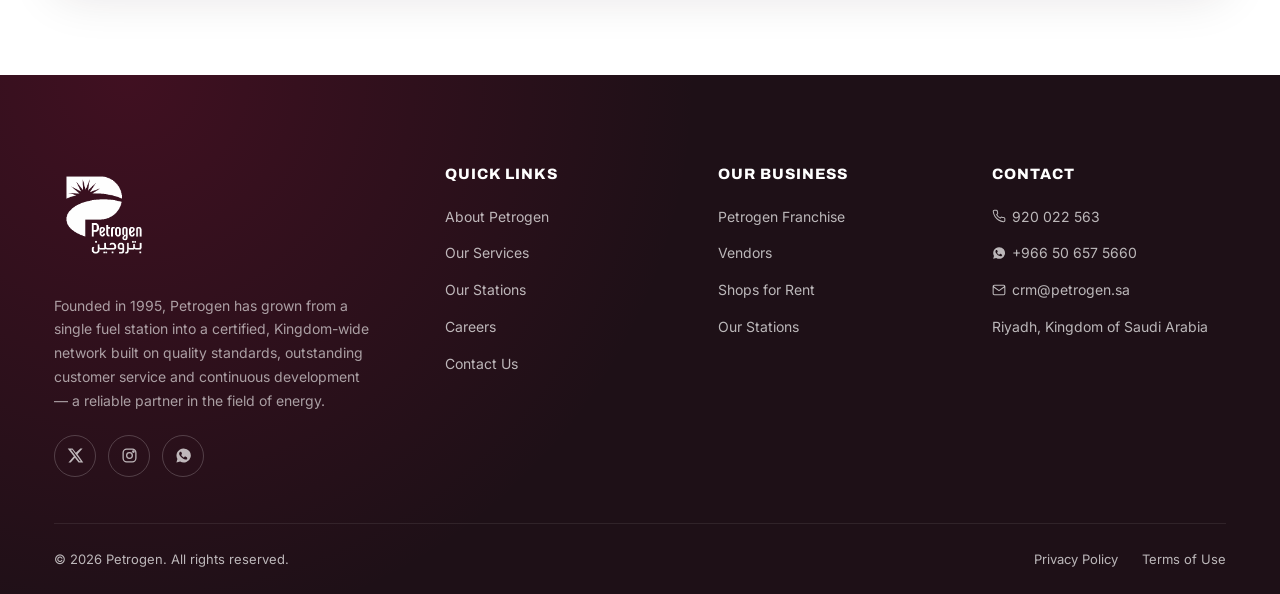
<file: our-values.html>
<!DOCTYPE html>
<html lang="en" dir="ltr">
<head>
<meta charset="UTF-8">
<meta name="viewport" content="width=device-width, initial-scale=1.0">
<title>Our Values | Petrogen</title>
<link rel="preconnect" href="https://fonts.googleapis.com">
<link rel="preconnect" href="https://fonts.gstatic.com" crossorigin>
<link href="https://fonts.googleapis.com/css2?family=Inter:wght@400;500;600&family=Archivo:wght@300;400;500;700;800;900&family=Manrope:wght@500;600;700;800&family=Tajawal:wght@400;500;700;800;900&display=swap" rel="stylesheet">
<link rel="icon" type="image/png" href="images/petrogen_logo.png">
<link rel="stylesheet" href="style.css">
</head>
<body>

<script src="header.js"></script>

<!-- PAGE BANNER -->
<section class="page-hero">
  <img class="page-hero-bg" src="images/values-banner.jpg" alt="" onerror="this.onerror=null;this.src='https://picsum.photos/seed/petrogen-values-banner/1920/700'">
  <div class="hero-overlay"></div>
  <div class="wrapper page-hero-content">
    <span class="eyebrow" data-en="About Petrogen" data-ar="عن بتروجين">About Petrogen</span>
    <h1 data-en="Our Values" data-ar="قيمنا">Our Values</h1>
    <div class="breadcrumb">
      <a href="index.html" data-en="Home" data-ar="الرئيسية">Home</a> /
      <a href="about.html" data-en="About" data-ar="من نحن">About</a> /
      <span data-en="Our Values" data-ar="قيمنا">Our Values</span>
    </div>
  </div>
</section>

<!-- VALUES GRID -->
<section class="section">
  <div class="wrapper">
    <div class="section-head reveal">
      <span class="eyebrow" data-en="What Guides Us" data-ar="ما يوجهنا">What Guides Us</span>
      <h2 data-en="The values behind every station" data-ar="القيم وراء كل محطة">The values behind every station</h2>
      <p class="section-text" style="margin:18px auto 0" data-en="Petrogen was built on quality standards, outstanding customer service and continuous development — values that shape how every station is run, every day." data-ar="بُنيت بتروجين على معايير الجودة وخدمة العملاء المتميزة والتطوير المستمر — قيم تشكّل طريقة إدارة كل محطة، كل يوم.">Petrogen was built on quality standards, outstanding customer service and continuous development — values that shape how every station is run, every day.</p>
    </div>
    <div class="feature-grid">
      <div class="feature-card reveal">
        <div class="service-icon"><svg viewBox="0 0 24 24" fill="none" stroke="currentColor" stroke-width="1.8"><path d="M12 2l8 4v6c0 5-3.5 8.5-8 10-4.5-1.5-8-5-8-10V6l8-4z"/><path d="M9 12l2 2 4-4"/></svg></div>
        <h3 data-en="Quality" data-ar="الجودة">Quality</h3>
        <p data-en="Consistent standards, audited and certified across the network." data-ar="معايير ثابتة، مراجعة ومعتمدة في جميع أنحاء الشبكة.">Consistent standards, audited and certified across the network.</p>
      </div>
      <div class="feature-card reveal">
        <div class="service-icon"><svg viewBox="0 0 24 24" fill="none" stroke="currentColor" stroke-width="1.8"><path d="M17 21v-2a4 4 0 0 0-4-4H7a4 4 0 0 0-4 4v2"/><circle cx="9" cy="7" r="4"/><path d="M23 21v-2a4 4 0 0 0-3-3.87"/><path d="M16 3.13a4 4 0 0 1 0 7.75"/></svg></div>
        <h3 data-en="Customer Focus" data-ar="التركيز على العميل">Customer Focus</h3>
        <p data-en="Service built around the driver's time and trust." data-ar="خدمة مبنية على وقت السائق وثقته.">Service built around the driver's time and trust.</p>
      </div>
      <div class="feature-card reveal">
        <div class="service-icon"><svg viewBox="0 0 24 24" fill="none" stroke="currentColor" stroke-width="1.8"><rect x="3" y="11" width="18" height="10" rx="2"/><path d="M7 11V8a5 5 0 0 1 10 0v3"/></svg></div>
        <h3 data-en="Integrity" data-ar="النزاهة">Integrity</h3>
        <p data-en="Transparent operations, fair to customers and partners alike." data-ar="عمليات شفافة وعادلة للعملاء والشركاء على حد سواء.">Transparent operations, fair to customers and partners alike.</p>
      </div>
      <div class="feature-card reveal">
        <div class="service-icon"><svg viewBox="0 0 24 24" fill="none" stroke="currentColor" stroke-width="1.8"><path d="M13 2 3 14h7l-1 8 10-12h-7l1-8z"/></svg></div>
        <h3 data-en="Continuous Development" data-ar="التطوير المستمر">Continuous Development</h3>
        <p data-en="Always improving — from station design to digital services." data-ar="تطوير مستمر — من تصميم المحطات إلى الخدمات الرقمية.">Always improving — from station design to digital services.</p>
      </div>
      <div class="feature-card reveal">
        <div class="service-icon"><svg viewBox="0 0 24 24" fill="none" stroke="currentColor" stroke-width="1.8"><path d="M12 22s7-6.5 7-12a7 7 0 1 0-14 0c0 5.5 7 12 7 12z"/><circle cx="12" cy="10" r="2.5"/></svg></div>
        <h3 data-en="Safety" data-ar="السلامة">Safety</h3>
        <p data-en="ISO-certified health and safety practices, without exception." data-ar="ممارسات صحة وسلامة معتمدة بمعايير آيزو، دون استثناء.">ISO-certified health and safety practices, without exception.</p>
      </div>
      <div class="feature-card reveal">
        <div class="service-icon"><svg viewBox="0 0 24 24" fill="none" stroke="currentColor" stroke-width="1.8"><path d="M3 3v18h18"/><path d="M7 15l4-5 3 3 5-7"/></svg></div>
        <h3 data-en="Reliability" data-ar="الاعتمادية">Reliability</h3>
        <p data-en="The station you can count on, wherever the road takes you." data-ar="المحطة التي يمكنك الاعتماد عليها أينما يأخذك الطريق.">The station you can count on, wherever the road takes you.</p>
      </div>
    </div>
  </div>
</section>

<!-- CTA -->
<section class="section section-alt">
  <div class="wrapper">
    <div class="cta-band reveal">
      <h2 data-en="Ready to franchise, partner, or just say hello?" data-ar="مستعد لامتلاك امتياز أو الشراكة أو مجرد التواصل؟">Ready to franchise, partner, or just say hello?</h2>
      <a href="contact.html" class="btn btn-light" data-en="Contact Us" data-ar="اتصل بنا">Contact Us</a>
    </div>
  </div>
</section>

<script src="footer.js"></script>
<script src="script.js"></script>
</body>
</html>
</file>
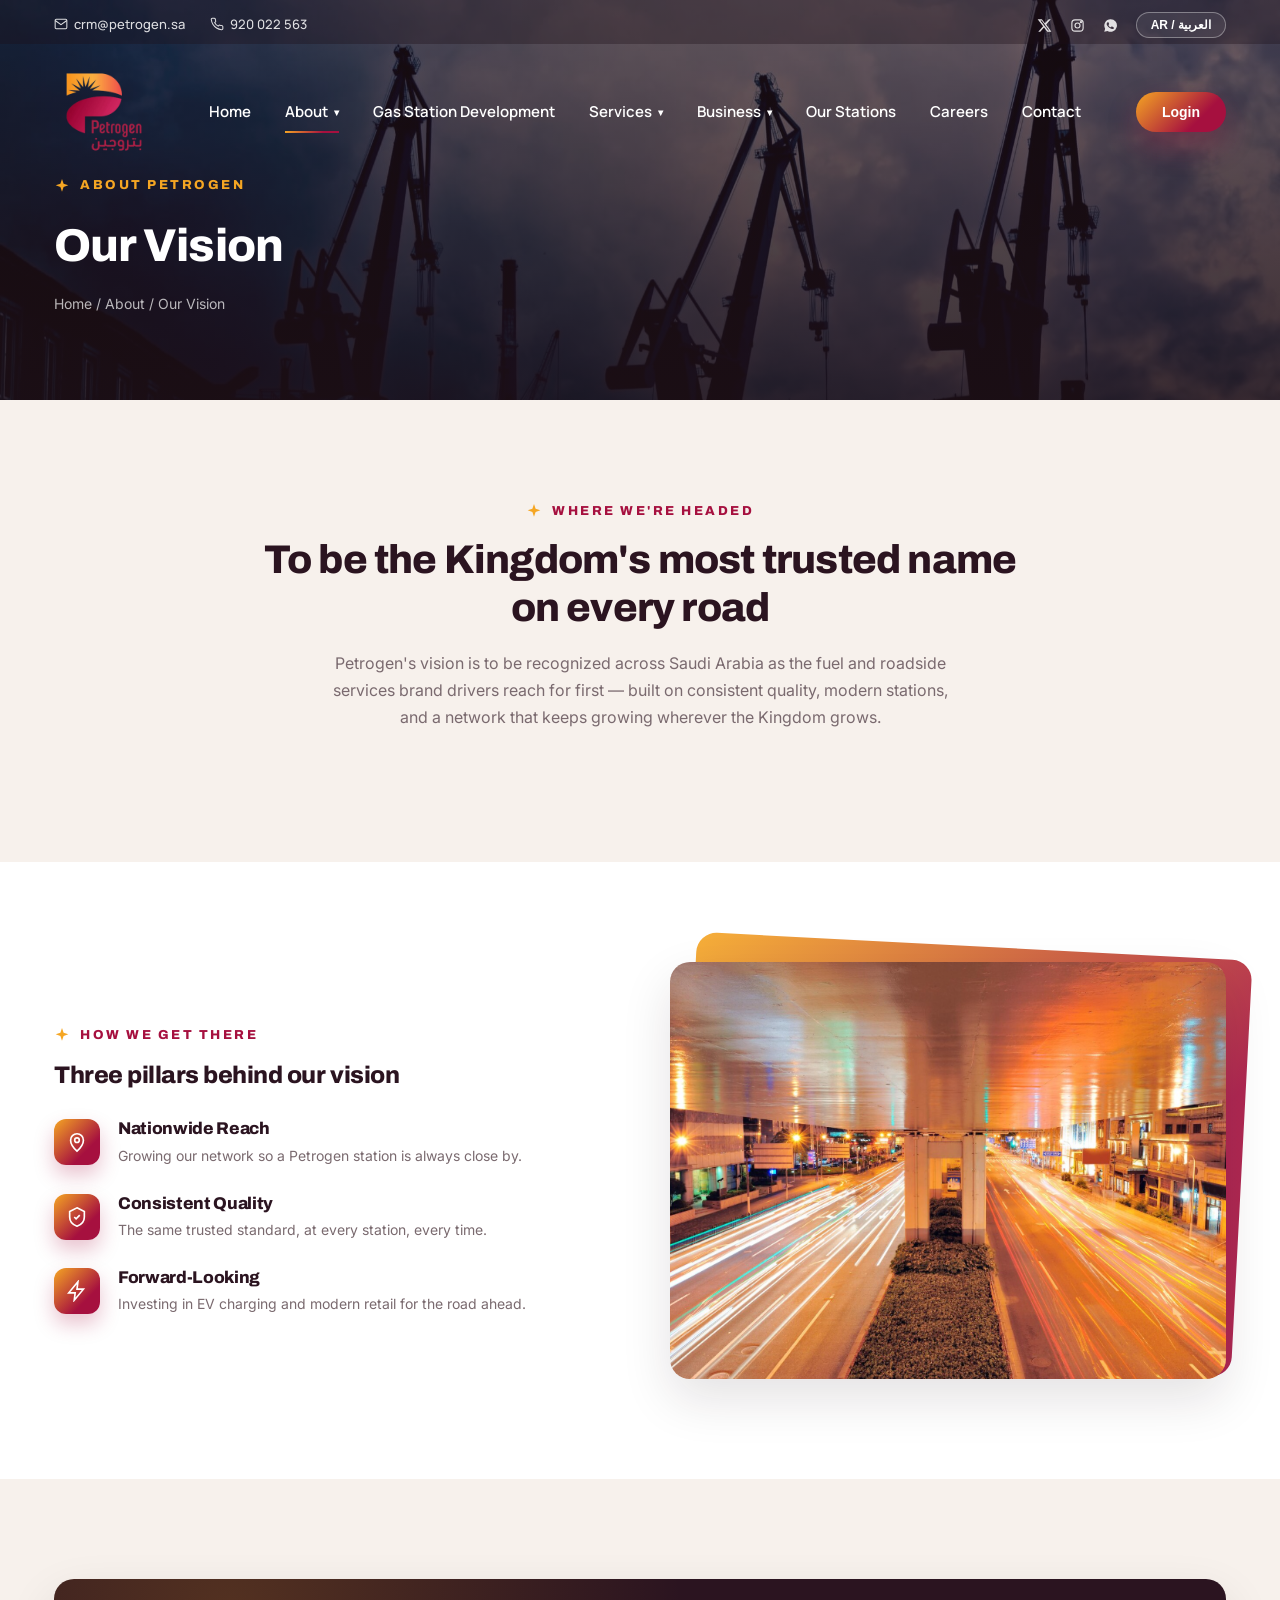
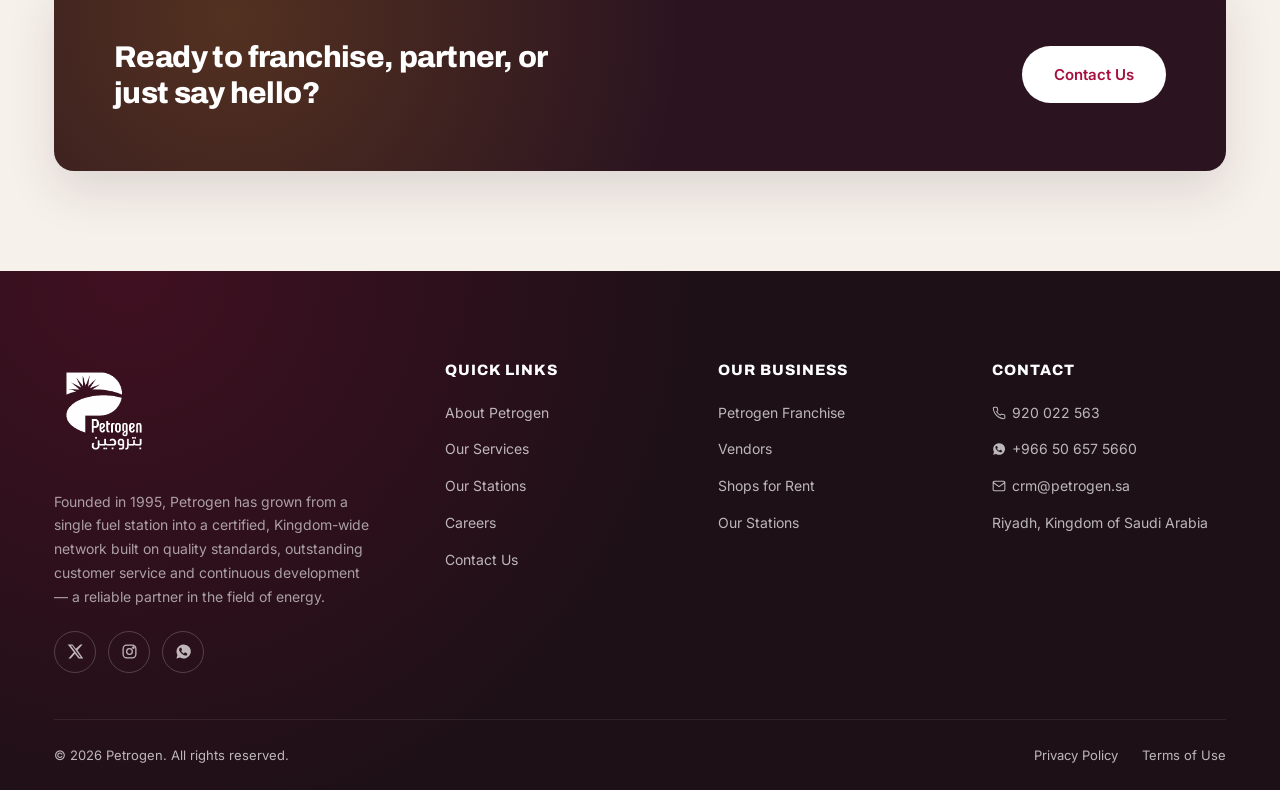
<file: our-vision.html>
<!DOCTYPE html>
<html lang="en" dir="ltr">
<head>
<meta charset="UTF-8">
<meta name="viewport" content="width=device-width, initial-scale=1.0">
<title>Our Vision | Petrogen</title>
<link rel="preconnect" href="https://fonts.googleapis.com">
<link rel="preconnect" href="https://fonts.gstatic.com" crossorigin>
<link href="https://fonts.googleapis.com/css2?family=Inter:wght@400;500;600&family=Archivo:wght@300;400;500;700;800;900&family=Manrope:wght@500;600;700;800&family=Tajawal:wght@400;500;700;800;900&display=swap" rel="stylesheet">
<link rel="icon" type="image/png" href="images/petrogen_logo.png">
<link rel="stylesheet" href="style.css">
</head>
<body>

<script src="header.js"></script>

<!-- PAGE BANNER -->
<section class="page-hero">
  <img class="page-hero-bg" src="images/vision-banner.jpg" alt="" onerror="this.onerror=null;this.src='https://picsum.photos/seed/petrogen-vision-banner/1920/700'">
  <div class="hero-overlay"></div>
  <div class="wrapper page-hero-content">
    <span class="eyebrow" data-en="About Petrogen" data-ar="عن بتروجين">About Petrogen</span>
    <h1 data-en="Our Vision" data-ar="رؤيتنا">Our Vision</h1>
    <div class="breadcrumb">
      <a href="index.html" data-en="Home" data-ar="الرئيسية">Home</a> /
      <a href="about.html" data-en="About" data-ar="من نحن">About</a> /
      <span data-en="Our Vision" data-ar="رؤيتنا">Our Vision</span>
    </div>
  </div>
</section>

<!-- VISION STATEMENT -->
<section class="section">
  <div class="wrapper" style="max-width:820px;text-align:center;margin-inline:auto">
    <span class="eyebrow" style="justify-content:center" data-en="Where We're Headed" data-ar="إلى أين نتجه">Where We're Headed</span>
    <h2 style="font-size:clamp(26px,4vw,40px)" data-en="To be the Kingdom's most trusted name on every road" data-ar="أن نكون الاسم الأكثر ثقة على كل طريق في المملكة">To be the Kingdom's most trusted name on every road</h2>
    <p class="section-text" style="margin-inline:auto;max-width:640px" data-en="Petrogen's vision is to be recognized across Saudi Arabia as the fuel and roadside services brand drivers reach for first — built on consistent quality, modern stations, and a network that keeps growing wherever the Kingdom grows." data-ar="تتمثل رؤية بتروجين في أن تكون العلامة التجارية الأولى التي يلجأ إليها السائقون في خدمات الوقود والطريق في جميع أنحاء المملكة العربية السعودية — مبنية على جودة ثابتة ومحطات حديثة وشبكة تنمو أينما تنمو المملكة.">Petrogen's vision is to be recognized across Saudi Arabia as the fuel and roadside services brand drivers reach for first — built on consistent quality, modern stations, and a network that keeps growing wherever the Kingdom grows.</p>
  </div>
</section>

<!-- PILLARS -->
<section class="section section-alt">
  <div class="wrapper feature-split">
    <div class="reveal reveal-left">
      <span class="eyebrow" data-en="How We Get There" data-ar="كيف نصل إلى ذلك">How We Get There</span>
      <h2 data-en="Three pillars behind our vision" data-ar="ثلاث ركائز وراء رؤيتنا">Three pillars behind our vision</h2>
      <div class="pillar-list">
        <div class="pillar-row">
          <div class="pillar-icon"><svg viewBox="0 0 24 24" fill="none" stroke="currentColor" stroke-width="1.8"><path d="M12 22s7-6.5 7-12a7 7 0 1 0-14 0c0 5.5 7 12 7 12z"/><circle cx="12" cy="10" r="2.5"/></svg></div>
          <div>
            <h3 data-en="Nationwide Reach" data-ar="حضور على مستوى المملكة">Nationwide Reach</h3>
            <p data-en="Growing our network so a Petrogen station is always close by." data-ar="تنمية شبكتنا لتكون محطة بتروجين قريبة دائماً.">Growing our network so a Petrogen station is always close by.</p>
          </div>
        </div>
        <div class="pillar-row">
          <div class="pillar-icon"><svg viewBox="0 0 24 24" fill="none" stroke="currentColor" stroke-width="1.8"><path d="M12 2l8 4v6c0 5-3.5 8.5-8 10-4.5-1.5-8-5-8-10V6l8-4z"/><path d="M9 12l2 2 4-4"/></svg></div>
          <div>
            <h3 data-en="Consistent Quality" data-ar="جودة ثابتة">Consistent Quality</h3>
            <p data-en="The same trusted standard, at every station, every time." data-ar="نفس المعيار الموثوق في كل محطة وفي كل مرة.">The same trusted standard, at every station, every time.</p>
          </div>
        </div>
        <div class="pillar-row">
          <div class="pillar-icon"><svg viewBox="0 0 24 24" fill="none" stroke="currentColor" stroke-width="1.8"><path d="M13 2 3 14h7l-1 8 10-12h-7l1-8z"/></svg></div>
          <div>
            <h3 data-en="Forward-Looking" data-ar="نظرة إلى المستقبل">Forward-Looking</h3>
            <p data-en="Investing in EV charging and modern retail for the road ahead." data-ar="الاستثمار في شحن السيارات الكهربائية والتجزئة الحديثة لمستقبل الطريق.">Investing in EV charging and modern retail for the road ahead.</p>
          </div>
        </div>
      </div>
    </div>
    <div class="feature-media-wrap reveal reveal-right">
      <div class="feature-media">
        <img src="images/vision-pillars.png" alt="Petrogen network growth" onerror="this.onerror=null;this.src='https://picsum.photos/seed/petrogen-vision-pillars/800/600'">
      </div>
    </div>
  </div>
</section>

<!-- CTA -->
<section class="section">
  <div class="wrapper">
    <div class="cta-band reveal">
      <h2 data-en="Ready to franchise, partner, or just say hello?" data-ar="مستعد لامتلاك امتياز أو الشراكة أو مجرد التواصل؟">Ready to franchise, partner, or just say hello?</h2>
      <a href="contact.html" class="btn btn-light" data-en="Contact Us" data-ar="اتصل بنا">Contact Us</a>
    </div>
  </div>
</section>

<script src="footer.js"></script>
<script src="script.js"></script>
</body>
</html>
</file>
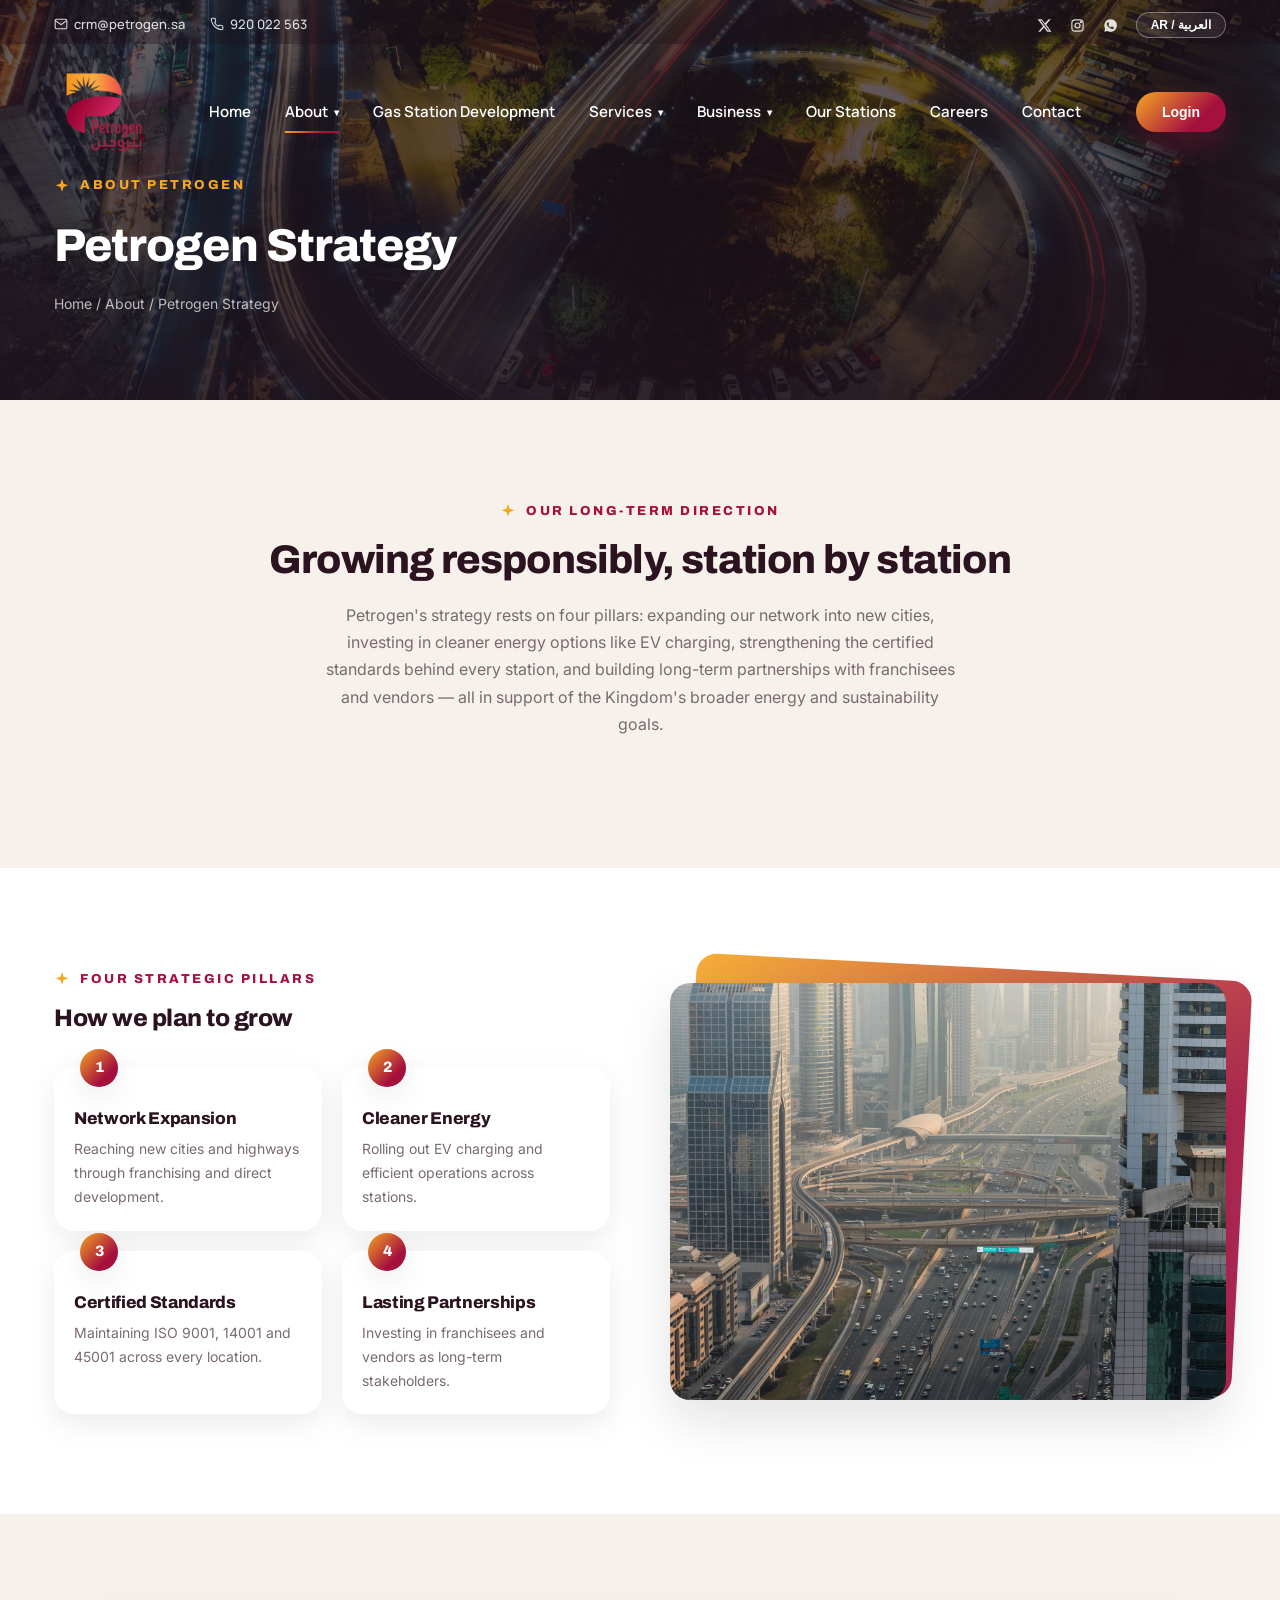
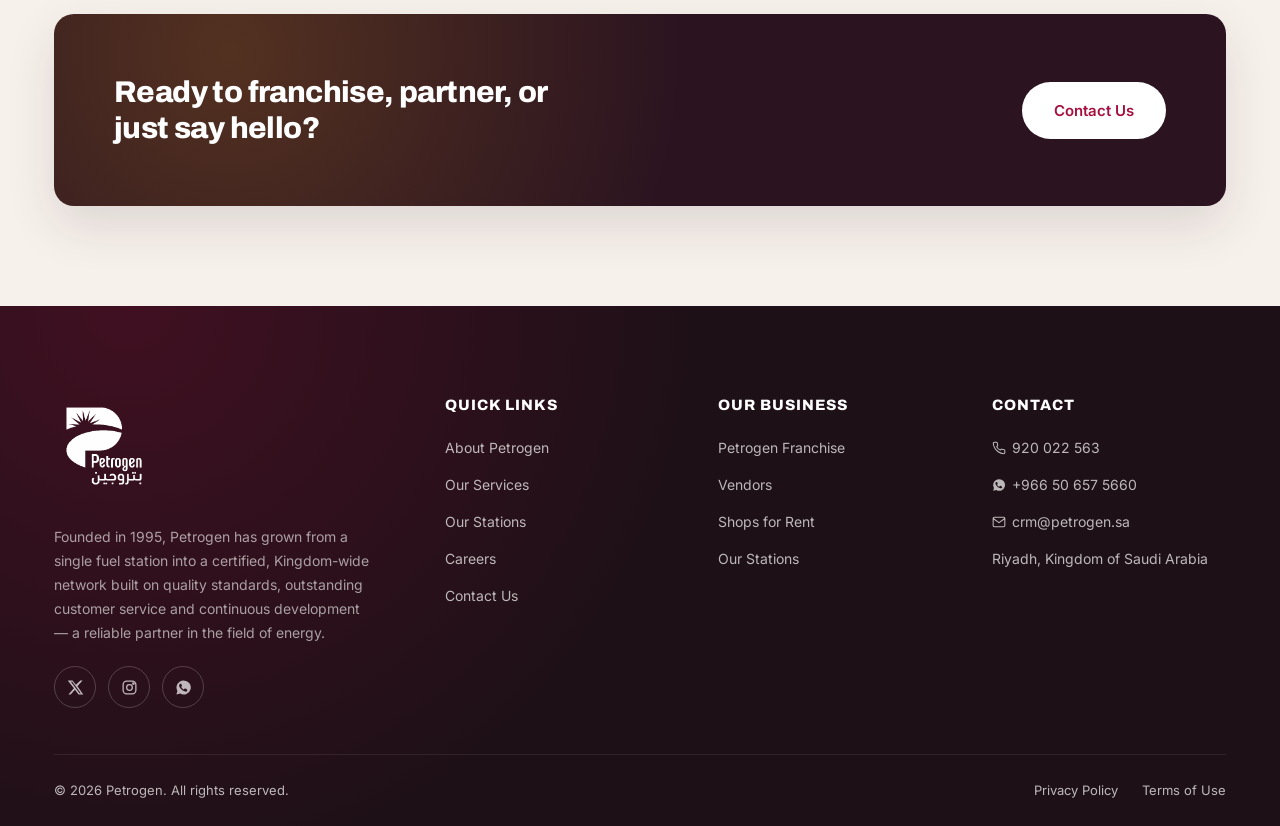
<file: petrogen-strategy.html>
<!DOCTYPE html>
<html lang="en" dir="ltr">
<head>
<meta charset="UTF-8">
<meta name="viewport" content="width=device-width, initial-scale=1.0">
<title>Petrogen Strategy | Petrogen</title>
<link rel="preconnect" href="https://fonts.googleapis.com">
<link rel="preconnect" href="https://fonts.gstatic.com" crossorigin>
<link href="https://fonts.googleapis.com/css2?family=Inter:wght@400;500;600&family=Archivo:wght@300;400;500;700;800;900&family=Manrope:wght@500;600;700;800&family=Tajawal:wght@400;500;700;800;900&display=swap" rel="stylesheet">
<link rel="icon" type="image/png" href="images/petrogen_logo.png">
<link rel="stylesheet" href="style.css">
</head>
<body>

<script src="header.js"></script>

<!-- PAGE BANNER -->
<section class="page-hero">
  <img class="page-hero-bg" src="images/strategy-banner.jpg" alt="" onerror="this.onerror=null;this.src='https://picsum.photos/seed/petrogen-strategy-banner/1920/700'">
  <div class="hero-overlay"></div>
  <div class="wrapper page-hero-content">
    <span class="eyebrow" data-en="About Petrogen" data-ar="عن بتروجين">About Petrogen</span>
    <h1 data-en="Petrogen Strategy" data-ar="استراتيجية بتروجين">Petrogen Strategy</h1>
    <div class="breadcrumb">
      <a href="index.html" data-en="Home" data-ar="الرئيسية">Home</a> /
      <a href="about.html" data-en="About" data-ar="من نحن">About</a> /
      <span data-en="Petrogen Strategy" data-ar="استراتيجية بتروجين">Petrogen Strategy</span>
    </div>
  </div>
</section>

<!-- INTRO -->
<section class="section">
  <div class="wrapper" style="max-width:820px;text-align:center;margin-inline:auto">
    <span class="eyebrow" style="justify-content:center" data-en="Our Long-Term Direction" data-ar="اتجاهنا طويل المدى">Our Long-Term Direction</span>
    <h2 style="font-size:clamp(26px,4vw,40px)" data-en="Growing responsibly, station by station" data-ar="نمو مسؤول، محطة تلو الأخرى">Growing responsibly, station by station</h2>
    <p class="section-text" style="margin-inline:auto;max-width:640px" data-en="Petrogen's strategy rests on four pillars: expanding our network into new cities, investing in cleaner energy options like EV charging, strengthening the certified standards behind every station, and building long-term partnerships with franchisees and vendors — all in support of the Kingdom's broader energy and sustainability goals." data-ar="ترتكز استراتيجية بتروجين على أربع ركائز: توسيع شبكتنا في مدن جديدة، الاستثمار في خيارات طاقة أنظف مثل شحن السيارات الكهربائية، تعزيز المعايير المعتمدة وراء كل محطة، وبناء شراكات طويلة الأمد مع أصحاب الامتياز والموردين — كل ذلك دعماً لأهداف المملكة الأوسع في الطاقة والاستدامة.">Petrogen's strategy rests on four pillars: expanding our network into new cities, investing in cleaner energy options like EV charging, strengthening the certified standards behind every station, and building long-term partnerships with franchisees and vendors — all in support of the Kingdom's broader energy and sustainability goals.</p>
  </div>
</section>

<!-- PILLARS -->
<section class="section section-alt">
  <div class="wrapper feature-split">
    <div class="reveal reveal-left">
      <span class="eyebrow" data-en="Four Strategic Pillars" data-ar="أربع ركائز استراتيجية">Four Strategic Pillars</span>
      <h2 data-en="How we plan to grow" data-ar="كيف نخطط للنمو">How we plan to grow</h2>
      <div class="steps-grid">
        <div class="step-card reveal">
          <h3 data-en="Network Expansion" data-ar="توسيع الشبكة">Network Expansion</h3>
          <p data-en="Reaching new cities and highways through franchising and direct development." data-ar="الوصول إلى مدن وطرق جديدة من خلال الامتياز والتطوير المباشر.">Reaching new cities and highways through franchising and direct development.</p>
        </div>
        <div class="step-card reveal">
          <h3 data-en="Cleaner Energy" data-ar="طاقة أنظف">Cleaner Energy</h3>
          <p data-en="Rolling out EV charging and efficient operations across stations." data-ar="طرح شحن السيارات الكهربائية وعمليات فعالة في المحطات.">Rolling out EV charging and efficient operations across stations.</p>
        </div>
        <div class="step-card reveal">
          <h3 data-en="Certified Standards" data-ar="معايير معتمدة">Certified Standards</h3>
          <p data-en="Maintaining ISO 9001, 14001 and 45001 across every location." data-ar="الحفاظ على معايير ISO 9001 و14001 و45001 في كل موقع.">Maintaining ISO 9001, 14001 and 45001 across every location.</p>
        </div>
        <div class="step-card reveal">
          <h3 data-en="Lasting Partnerships" data-ar="شراكات دائمة">Lasting Partnerships</h3>
          <p data-en="Investing in franchisees and vendors as long-term stakeholders." data-ar="الاستثمار في أصحاب الامتياز والموردين كشركاء على المدى الطويل.">Investing in franchisees and vendors as long-term stakeholders.</p>
        </div>
      </div>
    </div>
    <div class="feature-media-wrap reveal reveal-right">
      <div class="feature-media">
        <img src="images/strategy-pillars.jpg" alt="Petrogen highway expansion" onerror="this.onerror=null;this.src='https://picsum.photos/seed/petrogen-strategy-pillars/800/600'">
      </div>
    </div>
  </div>
</section>

<!-- CTA -->
<section class="section">
  <div class="wrapper">
    <div class="cta-band reveal">
      <h2 data-en="Ready to franchise, partner, or just say hello?" data-ar="مستعد لامتلاك امتياز أو الشراكة أو مجرد التواصل؟">Ready to franchise, partner, or just say hello?</h2>
      <a href="contact.html" class="btn btn-light" data-en="Contact Us" data-ar="اتصل بنا">Contact Us</a>
    </div>
  </div>
</section>

<script src="footer.js"></script>
<script src="script.js"></script>
</body>
</html>
</file>
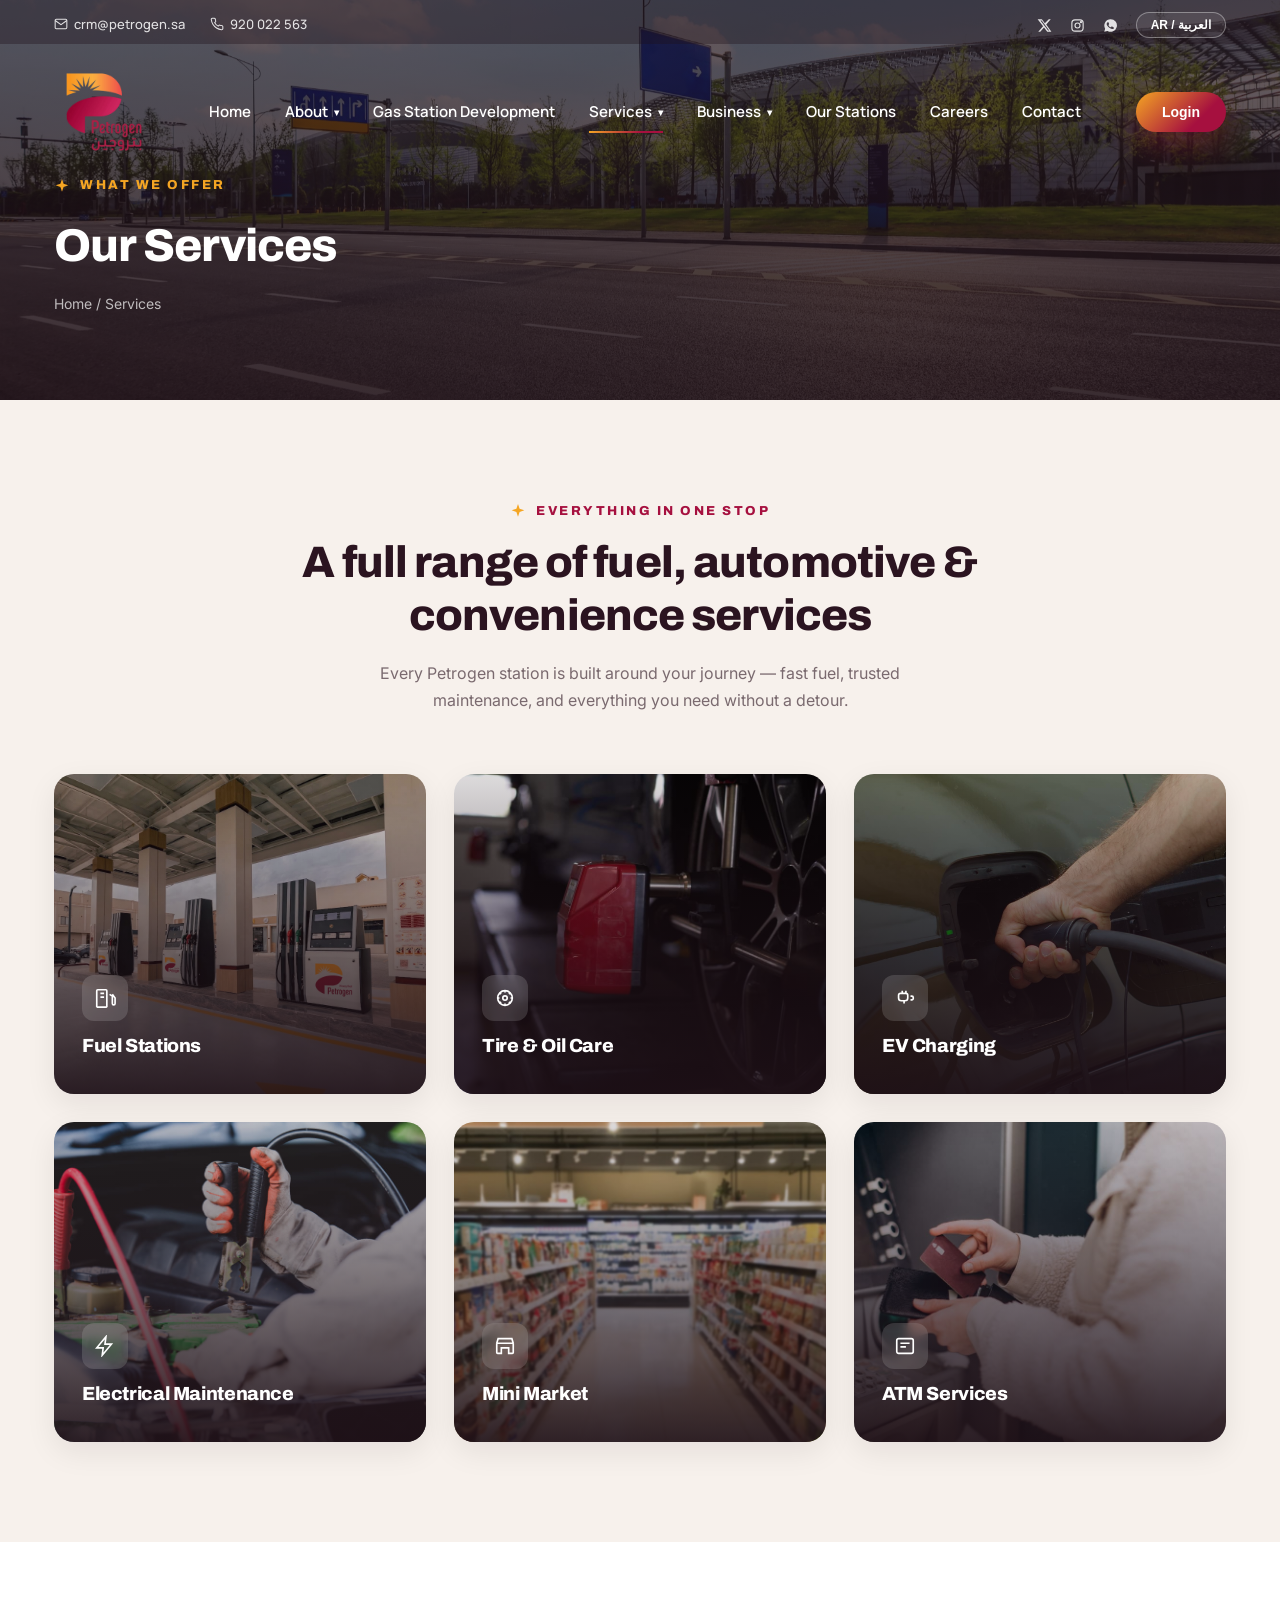
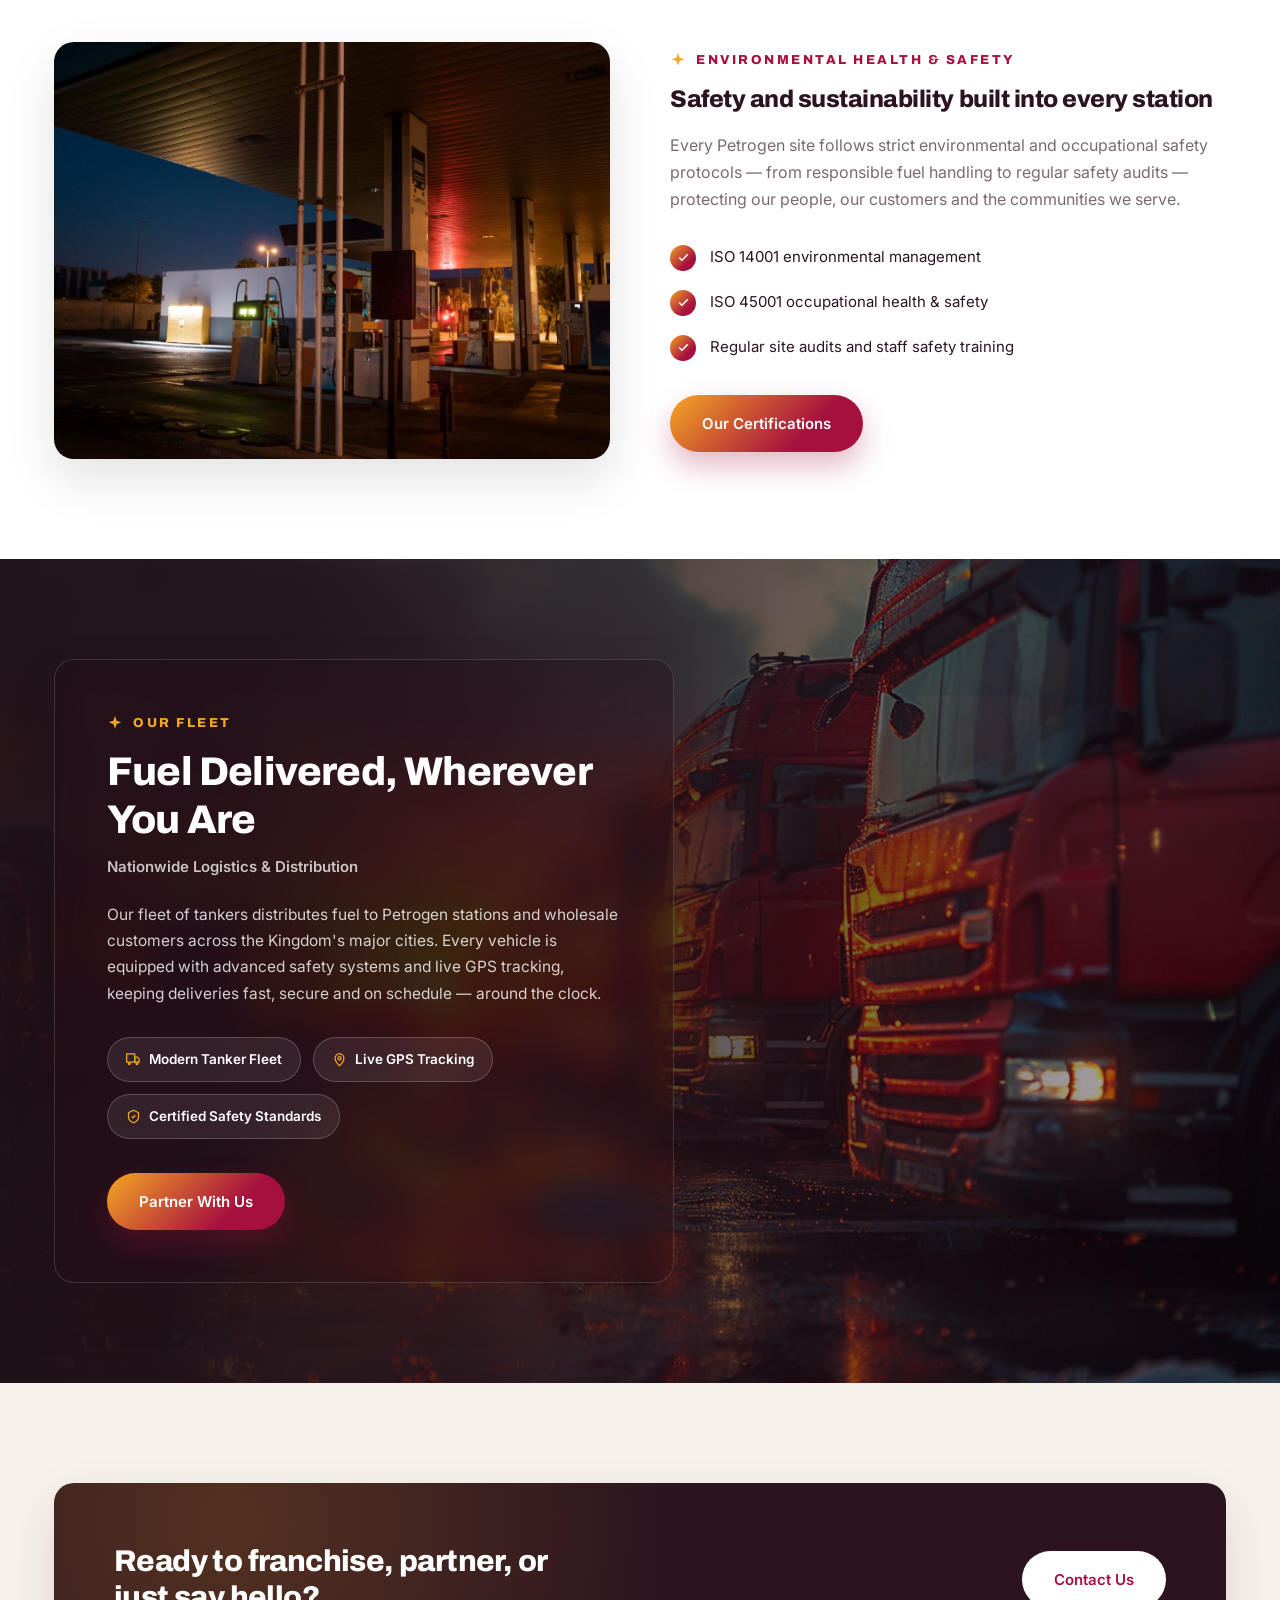
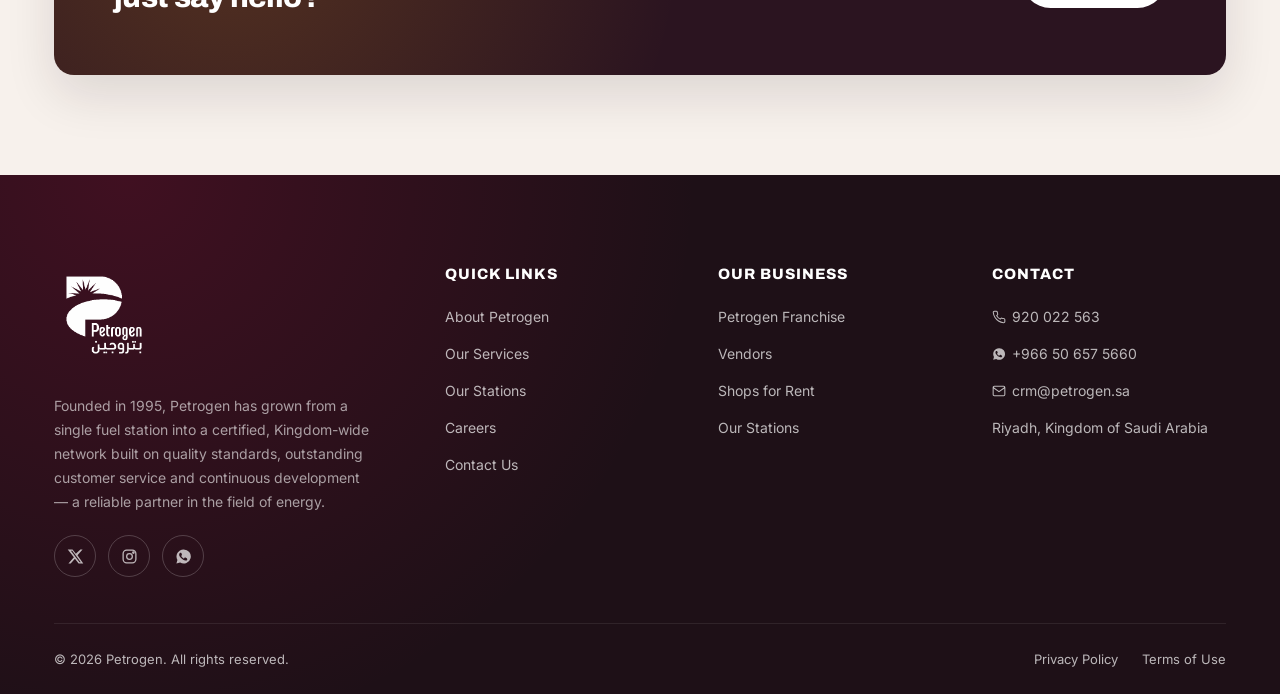
<file: services.html>
<!DOCTYPE html>
<html lang="en" dir="ltr">
<head>
<meta charset="UTF-8">
<meta name="viewport" content="width=device-width, initial-scale=1.0">
<title>Our Services | Petrogen</title>
<link rel="preconnect" href="https://fonts.googleapis.com">
<link rel="preconnect" href="https://fonts.gstatic.com" crossorigin>
<link href="https://fonts.googleapis.com/css2?family=Inter:wght@400;500;600&family=Archivo:wght@300;400;500;700;800;900&family=Manrope:wght@500;600;700;800&family=Tajawal:wght@400;500;700;800;900&display=swap" rel="stylesheet">
<link rel="icon" type="image/png" href="images/petrogen_logo.png">
<link rel="stylesheet" href="style.css">
</head>
<body>

<script src="header.js"></script>

<!-- PAGE BANNER -->
<section class="page-hero">
  <img class="page-hero-bg" src="images/services-banner.jpg" alt="" onerror="this.onerror=null;this.src='https://picsum.photos/seed/petrogen-services-banner/1920/700'">
  <div class="hero-overlay"></div>
  <div class="wrapper page-hero-content">
    <span class="eyebrow" data-en="What We Offer" data-ar="ماذا نقدم">What We Offer</span>
    <h1 data-en="Our Services" data-ar="خدماتنا">Our Services</h1>
    <div class="breadcrumb">
      <a href="index.html" data-en="Home" data-ar="الرئيسية">Home</a> /
      <span data-en="Services" data-ar="خدماتنا">Services</span>
    </div>
  </div>
</section>

<!-- SERVICES GRID -->
<section class="section" id="fuel">
  <div class="wrapper">
    <div class="section-head reveal">
      <span class="eyebrow" data-en="Everything In One Stop" data-ar="كل شيء في محطة واحدة">Everything In One Stop</span>
      <h2 data-en="A full range of fuel, automotive &amp; convenience services" data-ar="مجموعة كاملة من خدمات الوقود والسيارات والراحة">A full range of fuel, automotive &amp; convenience services</h2>
      <p class="section-text" style="margin:18px auto 0" data-en="Every Petrogen station is built around your journey — fast fuel, trusted maintenance, and everything you need without a detour." data-ar="كل محطة بتروجين مصممة حول رحلتك — وقود سريع، صيانة موثوقة، وكل ما تحتاجه دون أي انحراف عن طريقك.">Every Petrogen station is built around your journey — fast fuel, trusted maintenance, and everything you need without a detour.</p>
    </div>

    <div class="services-grid">
      <div class="service-card reveal">
        <img class="service-bg" src="images/services-fuel.jpeg" alt="" onerror="this.onerror=null;this.src='https://picsum.photos/seed/petrogen-s1/600/500'">
        <div class="service-content">
          <div class="service-icon"><svg viewBox="0 0 24 24" fill="none" stroke="currentColor" stroke-width="1.8"><path d="M3 22V4a1 1 0 0 1 1-1h9a1 1 0 0 1 1 1v18M3 22h11M17 8l3 2v8a1.5 1.5 0 0 0 3 0v-6l-3-4M7 7h4M7 11h4"/></svg></div>
          <h3 data-en="Fuel Stations" data-ar="محطات الوقود">Fuel Stations</h3>
          <p data-en="91-95 gasoline and diesel, dispensed fast and safely, network-wide." data-ar="بنزين 91-95 والديزل، يُصرف بسرعة وأمان في جميع محطاتنا.">91-95 gasoline and diesel, dispensed fast and safely, network-wide.</p>
        </div>
      </div>
      <div class="service-card reveal">
        <img class="service-bg" src="images/service-tires.jpg" alt="" onerror="this.onerror=null;this.src='https://picsum.photos/seed/petrogen-s2/600/500'">
        <div class="service-content">
          <div class="service-icon"><svg viewBox="0 0 24 24" fill="none" stroke="currentColor" stroke-width="1.8"><circle cx="12" cy="12" r="8"/><circle cx="12" cy="12" r="2.4"/><path d="M12 4v2M12 18v2M4 12h2M18 12h2M6.3 6.3l1.4 1.4M16.3 16.3l1.4 1.4M6.3 17.7l1.4-1.4M16.3 7.7l1.4-1.4"/></svg></div>
          <h3 data-en="Tire &amp; Oil Care" data-ar="خدمة الإطارات والزيوت">Tire &amp; Oil Care</h3>
          <p data-en="On-the-spot tire repair and quick oil changes to keep you moving." data-ar="إصلاح إطارات فوري وتغيير زيت سريع لإبقائك في حركة مستمرة.">On-the-spot tire repair and quick oil changes to keep you moving.</p>
        </div>
      </div>
      <div class="service-card reveal" id="ev-charging">
        <img class="service-bg" src="images/service-ev.jpg" alt="" onerror="this.onerror=null;this.src='https://picsum.photos/seed/petrogen-s6/600/500'">
        <div class="service-content">
          <div class="service-icon"><svg viewBox="0 0 24 24" fill="none" stroke="currentColor" stroke-width="1.8"><path d="M7 7h6a2 2 0 0 1 2 2v3a3 3 0 0 1-3 3H8a3 3 0 0 1-3-3V9a2 2 0 0 1 2-2z"/><path d="M9 4v3M13 4v3M11 15v3"/><path d="M18 10h1.5a1.5 1.5 0 0 1 1.5 1.5v1a1.5 1.5 0 0 1-1.5 1.5H18"/></svg></div>
          <h3 data-en="EV Charging" data-ar="شحن السيارات الكهربائية">EV Charging</h3>
          <p data-en="Fast, modern charging points built for electric vehicles." data-ar="نقاط شحن سريعة وحديثة مخصصة للسيارات الكهربائية.">Fast, modern charging points built for electric vehicles.</p>
        </div>
      </div>
      <div class="service-card reveal">
        <img class="service-bg" src="images/service-electrical.jpg" alt="" onerror="this.onerror=null;this.src='https://picsum.photos/seed/petrogen-s3/600/500'">
        <div class="service-content">
          <div class="service-icon"><svg viewBox="0 0 24 24" fill="none" stroke="currentColor" stroke-width="1.8"><path d="M13 2 3 14h7l-1 8 10-12h-7l1-8z"/></svg></div>
          <h3 data-en="Electrical Maintenance" data-ar="الصيانة الكهربائية">Electrical Maintenance</h3>
          <p data-en="Certified technicians handle diagnostics and electrical repairs." data-ar="فنيون معتمدون يقومون بالتشخيص والإصلاحات الكهربائية.">Certified technicians handle diagnostics and electrical repairs.</p>
        </div>
      </div>
      <div class="service-card reveal">
        <img class="service-bg" src="images/service-market.jpg" alt="" onerror="this.onerror=null;this.src='https://picsum.photos/seed/petrogen-s4/600/500'">
        <div class="service-content">
          <div class="service-icon"><svg viewBox="0 0 24 24" fill="none" stroke="currentColor" stroke-width="1.8"><path d="M3 9l1.5-5h15L21 9M3 9v10a1 1 0 0 0 1 1h4v-6h8v6h4a1 1 0 0 0 1-1V9M3 9h18"/></svg></div>
          <h3 data-en="Mini Market" data-ar="سوبر ماركت">Mini Market</h3>
          <p data-en="Grab a meal or everyday essentials without leaving the station." data-ar="احصل على وجبة أو مستلزماتك اليومية دون مغادرة المحطة.">Grab a meal or everyday essentials without leaving the station.</p>
        </div>
      </div>
      <div class="service-card reveal">
        <img class="service-bg" src="images/service-atm.jpg" alt="" onerror="this.onerror=null;this.src='https://picsum.photos/seed/petrogen-s5/600/500'">
        <div class="service-content">
          <div class="service-icon"><svg viewBox="0 0 24 24" fill="none" stroke="currentColor" stroke-width="1.8"><rect x="3" y="4" width="18" height="16" rx="2"/><path d="M7 9h10M7 13h6M12 17h.01"/></svg></div>
          <h3 data-en="ATM Services" data-ar="خدمات الصراف الآلي">ATM Services</h3>
          <p data-en="On-site ATMs for fast, convenient cash access, day or night." data-ar="أجهزة صراف آلي في الموقع لسحب نقدي سريع، ليلاً أو نهاراً.">On-site ATMs for fast, convenient cash access, day or night.</p>
        </div>
      </div>
    </div>
  </div>
</section>

<!-- ENVIRONMENTAL HEALTH & SAFETY -->
<section class="section section-alt" id="ehs">
  <div class="wrapper feature-split">
    <div class="feature-media reveal reveal-left">
      <img src="images/services-ehs.png" alt="Environmental health and safety" onerror="this.onerror=null;this.src='https://picsum.photos/seed/petrogen-ehs/800/600'">
    </div>
    <div class="reveal reveal-right">
      <span class="eyebrow" data-en="Environmental Health &amp; Safety" data-ar="الصحة والسلامة البيئية">Environmental Health &amp; Safety</span>
      <h2 data-en="Safety and sustainability built into every station" data-ar="السلامة والاستدامة في صميم كل محطة">Safety and sustainability built into every station</h2>
      <p class="section-text" data-en="Every Petrogen site follows strict environmental and occupational safety protocols — from responsible fuel handling to regular safety audits — protecting our people, our customers and the communities we serve." data-ar="تلتزم كل محطة من محطات بتروجين ببروتوكولات صارمة للسلامة البيئية والمهنية — من التعامل المسؤول مع الوقود إلى المراجعات الدورية للسلامة — لحماية فريقنا وعملائنا والمجتمعات التي نخدمها.">Every Petrogen site follows strict environmental and occupational safety protocols — from responsible fuel handling to regular safety audits — protecting our people, our customers and the communities we serve.</p>
      <ul class="check-list">
        <li><span class="check-icon"><svg viewBox="0 0 24 24" fill="none" stroke="currentColor" stroke-width="3"><path d="M20 6L9 17l-5-5"/></svg></span><span data-en="ISO 14001 environmental management" data-ar="إدارة بيئية معتمدة بمعيار ISO 14001">ISO 14001 environmental management</span></li>
        <li><span class="check-icon"><svg viewBox="0 0 24 24" fill="none" stroke="currentColor" stroke-width="3"><path d="M20 6L9 17l-5-5"/></svg></span><span data-en="ISO 45001 occupational health &amp; safety" data-ar="صحة وسلامة مهنية معتمدة بمعيار ISO 45001">ISO 45001 occupational health &amp; safety</span></li>
        <li><span class="check-icon"><svg viewBox="0 0 24 24" fill="none" stroke="currentColor" stroke-width="3"><path d="M20 6L9 17l-5-5"/></svg></span><span data-en="Regular site audits and staff safety training" data-ar="مراجعات دورية للمواقع وتدريب مستمر للموظفين على السلامة">Regular site audits and staff safety training</span></li>
      </ul>
      <a href="about.html" class="btn btn-primary" data-en="Our Certifications" data-ar="شهاداتنا">Our Certifications</a>
    </div>
  </div>
</section>

<!-- LOGISTICS -->
<section class="logistics" id="logistics">
  <img class="logistics-bg" src="images/loginstic-fleet2.jpg" alt="Petrogen fuel delivery fleet" onerror="this.onerror=null;this.src='https://picsum.photos/seed/petrogen-logistics/1920/1080'">
  <div class="logistics-overlay"></div>
  <div class="wrapper logistics-wrapper">
    <div class="logistics-card reveal reveal-left">
      <span class="eyebrow" data-en="Our Fleet" data-ar="أسطولنا">Our Fleet</span>
      <h2 data-en="Fuel Delivered, Wherever You Are" data-ar="الوقود يصل أينما كنت">Fuel Delivered, Wherever You Are</h2>
      <span class="logistics-tagline" data-en="Nationwide Logistics &amp; Distribution" data-ar="خدمات لوجستية وتوزيع على مستوى المملكة">Nationwide Logistics &amp; Distribution</span>
      <p data-en="Our fleet of tankers distributes fuel to Petrogen stations and wholesale customers across the Kingdom's major cities. Every vehicle is equipped with advanced safety systems and live GPS tracking, keeping deliveries fast, secure and on schedule — around the clock." data-ar="يقوم أسطول شاحنات بتروجين بتوزيع الوقود إلى محطاتنا وعملاء الجملة في كبرى مدن المملكة. كل شاحنة مجهزة بأنظمة سلامة متقدمة ونظام تتبع مباشر عبر GPS، لضمان توصيل سريع وآمن وفي الموعد المحدد على مدار الساعة.">Our fleet of tankers distributes fuel to Petrogen stations and wholesale customers across the Kingdom's major cities. Every vehicle is equipped with advanced safety systems and live GPS tracking, keeping deliveries fast, secure and on schedule — around the clock.</p>
      <div class="logistics-chips">
        <span class="chip"><svg viewBox="0 0 24 24" fill="none" stroke="currentColor" stroke-width="2"><path d="M1 3h13v13H1z"/><path d="M14 8h4l3 3v5h-7z"/><circle cx="5.5" cy="18.5" r="1.5"/><circle cx="17.5" cy="18.5" r="1.5"/></svg> <span data-en="Modern Tanker Fleet" data-ar="أسطول شاحنات حديث">Modern Tanker Fleet</span></span>
        <span class="chip"><svg viewBox="0 0 24 24" fill="none" stroke="currentColor" stroke-width="2"><path d="M12 22s7-6.5 7-12a7 7 0 1 0-14 0c0 5.5 7 12 7 12z"/><circle cx="12" cy="10" r="2.5"/></svg> <span data-en="Live GPS Tracking" data-ar="تتبع مباشر عبر GPS">Live GPS Tracking</span></span>
        <span class="chip"><svg viewBox="0 0 24 24" fill="none" stroke="currentColor" stroke-width="2"><path d="M12 2l8 4v6c0 5-3.5 8.5-8 10-4.5-1.5-8-5-8-10V6l8-4z"/><path d="M9 12l2 2 4-4"/></svg> <span data-en="Certified Safety Standards" data-ar="معايير سلامة معتمدة">Certified Safety Standards</span></span>
      </div>
      <a href="contact.html" class="btn btn-primary" data-en="Partner With Us" data-ar="كن شريكاً معنا">Partner With Us</a>
    </div>
  </div>
</section>

<!-- CTA -->
<section class="section">
  <div class="wrapper">
    <div class="cta-band reveal">
      <h2 data-en="Ready to franchise, partner, or just say hello?" data-ar="مستعد لامتلاك امتياز أو الشراكة أو مجرد التواصل؟">Ready to franchise, partner, or just say hello?</h2>
      <a href="contact.html" class="btn btn-light" data-en="Contact Us" data-ar="اتصل بنا">Contact Us</a>
    </div>
  </div>
</section>

<script src="footer.js"></script>
<script src="script.js"></script>
</body>
</html>
</file>
<file: style.css>
/* ==========================================================
   PETROGEN — Website Styles
   A handful of "variables" at the top hold the brand colors,
   fonts and spacing. Change a value here and it updates the
   whole site — that's the only reason they exist.
   ========================================================== */

:root {
  --crimson: #A6103F;
  --crimson-dark: #7c0c30;
  --gold: #F5A623;
  --dark: #1E1017;
  --dark-soft: #2B1420;
  --cream: #F7F1EC;
  --white: #ffffff;
  --muted: #7a6a6f;
  --gradient: linear-gradient(135deg, var(--gold), var(--crimson) 70%);
  --radius: 20px;
  --radius-sm: 12px;
  --shadow: 0 20px 50px rgba(30, 16, 23, 0.12);
  --shadow-soft: 0 10px 30px rgba(30, 16, 23, 0.08);
  --ease: cubic-bezier(0.22, 1, 0.36, 1);
}

* {
  margin: 0;
  padding: 0;
  box-sizing: border-box;
}

html {
  scroll-behavior: smooth;
}

body {
  font-family: 'Inter', Arial, sans-serif;
  color: var(--dark-soft);
  background: var(--cream);
  line-height: 1.7;
  overflow-x: hidden;
}

h1, h2, h3, h4 {
  font-family: 'Archivo', 'Inter', sans-serif;
  font-weight: 800;
  line-height: 1.2;
  letter-spacing: -0.02em;
}

img {
  max-width: 100%;
  display: block;
}

a {
  color: inherit;
  text-decoration: none;
}

ul {
  list-style: none;
}

/* custom scrollbar — small but noticeable modern touch */
::-webkit-scrollbar {
  width: 10px;
}
::-webkit-scrollbar-track {
  background: var(--cream);
}
::-webkit-scrollbar-thumb {
  background: var(--crimson);
  border-radius: 10px;
}

/* Reusable page width */
.wrapper {
  width: 100%;
  max-width: 1220px;
  margin: 0 auto;
  padding: 0 24px;
}

.eyebrow {
  display: inline-flex;
  align-items: center;
  gap: 10px;
  font-family: 'Archivo', 'Inter', sans-serif;
  color: var(--crimson);
  font-weight: 800;
  font-size: 13px;
  letter-spacing: 2.5px;
  text-transform: uppercase;
  margin-bottom: 14px;
}

/* A small sunburst spark, echoing the rays in the Petrogen logo mark.
   Used instead of a plain line so every section carries a bit of the
   actual brand mark, not just a generic accent bar. */
.eyebrow::before {
  content: "";
  width: 16px;
  height: 16px;
  flex-shrink: 0;
  background-image: url("data:image/svg+xml,%3Csvg xmlns='http://www.w3.org/2000/svg' viewBox='0 0 24 24'%3E%3Cpath d='M12 1.5l2.4 7.1 7.1 2.4-7.1 2.4-2.4 7.1-2.4-7.1-7.1-2.4 7.1-2.4z' fill='%23F5A623'/%3E%3C/svg%3E");
  background-size: contain;
  background-repeat: no-repeat;
  background-position: center;
}

.section {
  padding: 100px 0;
  position: relative;
}

.section-alt {
  background: var(--white);
}

.section-head {
  text-align: center;
  max-width: 680px;
  margin: 0 auto 60px auto;
}

.section-head h2 {
  font-size: clamp(28px, 4vw, 44px);
}

.section-text {
  color: var(--muted);
  margin: 18px 0 30px 0;
  max-width: 540px;
  font-size: 16px;
}

/* ----------------------------------------------------------
   Buttons
   ---------------------------------------------------------- */
.btn {
  display: inline-flex;
  align-items: center;
  gap: 10px;
  padding: 16px 32px;
  border-radius: 999px;
  font-weight: 600;
  font-size: 15px;
  border: none;
  cursor: pointer;
  transition: transform 0.35s var(--ease), box-shadow 0.35s var(--ease), background 0.35s var(--ease), color 0.35s var(--ease);
  white-space: nowrap;
}

.btn-primary {
  background: var(--gradient);
  color: var(--white);
  box-shadow: 0 14px 30px rgba(166, 16, 63, 0.3);
}

.btn-primary:hover {
  transform: translateY(-4px) scale(1.02);
  box-shadow: 0 20px 40px rgba(166, 16, 63, 0.4);
}

.btn-outline {
  background: transparent;
  border: 2px solid var(--dark-soft);
  color: var(--dark-soft);
}

.btn-outline:hover {
  background: var(--dark-soft);
  color: var(--white);
  transform: translateY(-4px);
}

.btn-outline.btn-white {
  border-color: rgba(255, 255, 255, 0.7);
  color: var(--white);
}

.btn-outline.btn-white:hover {
  background: var(--white);
  color: var(--dark-soft);
}

.btn-light {
  background: var(--white);
  color: var(--crimson);
}

.btn-light:hover {
  transform: translateY(-4px);
  box-shadow: 0 16px 30px rgba(0, 0, 0, 0.25);
}

.btn-block {
  width: 100%;
  margin-top: 10px;
  justify-content: center;
}

/* ==========================================================
   TOP INFO BAR (visible only before scrolling)
   ========================================================== */
.top-bar {
  background: rgba(30, 16, 23, 0.35);
  color: var(--white);
  font-family: 'Manrope', 'Inter', sans-serif;
  font-size: 13px;
  overflow: hidden;
  max-height: 44px;
  transition: max-height 0.4s var(--ease), opacity 0.3s ease;
  position: fixed;
  top: 0;
  left: 0;
  right: 0;
  z-index: 1001;
}

.top-bar.hide {
  max-height: 0;
  opacity: 0;
}

.top-bar-inner {
  display: flex;
  justify-content: space-between;
  align-items: center;
  padding: 12px 24px;
  flex-wrap: wrap;
  gap: 10px;
}

.top-bar-left a {
  display: inline-flex;
  align-items: center;
  gap: 6px;
  margin-right: 22px;
  font-weight: 500;
  opacity: 0.85;
  transition: opacity 0.3s ease, color 0.3s ease;
}

.top-bar-left a:hover {
  opacity: 1;
  color: var(--gold);
}

.top-bar-right {
  display: flex;
  align-items: center;
  gap: 18px;
}

.top-bar-right a {
  display: inline-flex;
  align-items: center;
  opacity: 0.85;
  transition: opacity 0.3s ease, transform 0.3s ease;
}

.top-bar-right a svg {
  width: 15px;
  height: 15px;
  display: block;
}

.top-bar-right a:hover {
  opacity: 1;
  transform: translateY(-2px);
}

.lang-btn {
  background: rgba(255, 255, 255, 0.08);
  border: 1px solid rgba(255, 255, 255, 0.35);
  color: var(--white);
  border-radius: 20px;
  padding: 5px 14px;
  font-size: 12px;
  font-weight: 700;
  cursor: pointer;
  transition: background 0.3s ease, color 0.3s ease, border-color 0.3s ease;
}

.lang-btn:hover {
  background: var(--gold);
  border-color: var(--gold);
  color: var(--dark);
}

/* ==========================================================
   HEADER (transparent on hero, glass + sticky after scroll)
   ========================================================== */
.site-header {
  position: fixed;
  top: 44px;
  left: 0;
  right: 0;
  z-index: 999;
  background: transparent;
  transition: top 0.4s var(--ease), background 0.4s var(--ease), box-shadow 0.4s var(--ease), padding 0.4s var(--ease);
}

.site-header.scrolled {
  top: 0;
  background: rgba(247, 241, 236, 0.85);
  backdrop-filter: blur(16px) saturate(160%);
  -webkit-backdrop-filter: blur(16px) saturate(160%);
  box-shadow: 0 6px 24px rgba(30, 16, 23, 0.08);
}

.header-inner {
  display: flex;
  align-items: center;
  justify-content: space-between;
  padding: 18px 24px;
  transition: padding 0.4s var(--ease);
}

.site-header.scrolled .header-inner {
  padding: 6px 24px;
}

/* Logo */
.logo {
  display: flex;
  align-items: center;
  font-family: 'Archivo', 'Inter', sans-serif;
  font-size: 23px;
  font-weight: 800;
  letter-spacing: -0.02em;
  color: var(--white);
  transition: color 0.4s ease;
}

.site-header.scrolled .logo {
  color: var(--crimson);
}

.logo-mark {
  width: 100px;
  height: 100px;
  /* background: var(--gradient); */
  display: inline-block;
  position: relative;
  overflow: hidden;
  transition: width 0.4s var(--ease), height 0.4s var(--ease);
}

.site-header.scrolled .logo-mark {
  width: 72px;
  height: 72px;
}

.logo-mark::after {
  content: "";
  position: absolute;
  inset: 0;
}

/* If a real logo file loads (images/logo.png), it sits on top of the gradient mark */
.logo-mark img {
  position: relative;
  z-index: 1;
  width: 100%;
  height: 100%;
  object-fit: contain;
}

/* Nav links */
.main-nav {
  font-family: 'Manrope', 'Inter', sans-serif;
}

.nav-list {
  display: flex;
  align-items: center;
  gap: 34px;
}

.nav-item {
  position: relative;
}

.nav-item > a {
  display: inline-flex;
  align-items: center;
  gap: 6px;
  color: var(--white);
  font-weight: 600;
  font-size: 15px;
  padding: 8px 0;
  position: relative;
  transition: color 0.3s ease;
}

.nav-item > a::after {
  content: "";
  position: absolute;
  left: 0;
  bottom: 0;
  width: 0;
  height: 2px;
  background: var(--gradient);
  transition: width 0.35s var(--ease);
}

.nav-item > a:hover::after,
.nav-item > a.active::after {
  width: 100%;
}

.site-header.scrolled .nav-item > a {
  color: var(--dark-soft);
}

.caret {
  font-size: 10px;
  transition: transform 0.3s ease;
}

.nav-item.has-dropdown:hover .caret {
  transform: rotate(180deg);
}

/* Dropdown "mega-menu" submenu (desktop: floating panel on hover) —
   a two-column grid of icon + title + short description, rather
   than a plain vertical list of text links. */
.dropdown {
  position: absolute;
  top: 100%;
  left: 0;
  margin-top: 16px;
  width: 480px;
  display: grid;
  grid-template-columns: repeat(2, 1fr);
  gap: 2px;
  background: var(--white);
  border-radius: var(--radius);
  box-shadow: var(--shadow);
  padding: 16px 14px 14px;
  opacity: 0;
  visibility: hidden;
  transform: translateY(12px);
  transition: opacity 0.3s var(--ease), transform 0.3s var(--ease), visibility 0.3s;
  z-index: 20;
  overflow: hidden;
}

.dropdown::before {
  content: "";
  position: absolute;
  top: 0;
  left: 0;
  right: 0;
  height: 4px;
  background: var(--gradient);
}

.nav-item.has-dropdown:hover .dropdown,
.nav-item.has-dropdown:focus-within .dropdown {
  opacity: 1;
  visibility: visible;
  transform: none;
}

.dropdown li {
  grid-column: span 1;
}

.dropdown a {
  display: flex;
  align-items: flex-start;
  gap: 12px;
  padding: 12px;
  border-radius: 12px;
  transition: background 0.25s ease;
}

.dropdown a:hover {
  background: var(--cream);
}

.dropdown-icon {
  width: 36px;
  height: 36px;
  flex-shrink: 0;
  border-radius: 10px;
  background: var(--gradient);
  color: var(--white);
  display: flex;
  align-items: center;
  justify-content: center;
}

.dropdown-icon svg {
  width: 17px;
  height: 17px;
}

.dropdown-text strong {
  display: block;
  font-size: 13.5px;
  font-weight: 700;
  color: var(--dark-soft);
  margin-bottom: 2px;
  transition: color 0.25s ease;
}

.dropdown-text small {
  display: block;
  font-size: 11.5px;
  font-weight: 500;
  color: var(--muted);
  line-height: 1.35;
}

.dropdown a:hover .dropdown-text strong {
  color: var(--crimson);
}

/* Header right side */
.header-actions {
  display: flex;
  align-items: center;
  gap: 18px;
}

.header-actions .btn-primary {
  padding: 12px 26px;
  font-size: 14px;
}

/* Mobile hamburger */
.menu-toggle {
  display: none;
  flex-direction: column;
  gap: 5px;
  background: none;
  border: none;
  cursor: pointer;
}

.menu-toggle span {
  width: 26px;
  height: 2px;
  background: var(--white);
  transition: background 0.4s ease;
}

.site-header.scrolled .menu-toggle span {
  background: var(--dark-soft);
}

/* ==========================================================
   HERO SLIDER
   ========================================================== */
.hero {
  position: relative;
  height: 100vh;
  min-height: 640px;
  overflow: hidden;
  background: var(--dark);
}

.hero-slide {
  position: absolute;
  inset: 0;
  display: flex;
  align-items: center;
  opacity: 0;
  visibility: hidden;
  transition: opacity 1.2s ease, visibility 1.2s ease;
  overflow: hidden;
}

.hero-slide.is-active {
  opacity: 1;
  visibility: visible;
  z-index: 2;
}

.hero-bg {
  position: absolute;
  inset: 0;
  width: 100%;
  height: 100%;
  object-fit: cover;
  transform: scale(1.15);
}

.hero-slide.is-active .hero-bg {
  animation: kenburns 8s var(--ease) forwards;
}

@keyframes kenburns {
  from { transform: scale(1.15); }
  to { transform: scale(1); }
}

.hero-overlay {
  position: absolute;
  inset: 0;
  background:
    radial-gradient(circle at 80% 15%, rgba(245, 166, 35, 0.28), transparent 45%),
    linear-gradient(115deg, rgba(30, 16, 23, 0.92) 15%, rgba(166, 16, 63, 0.45) 60%, rgba(245, 166, 35, 0.15) 100%);
}

/* In Arabic the hero text sits on the right, so the dark shading
   needs to sit under it too — mirror the gradient horizontally
   instead of leaving the darkest area under the (now empty) left side. */
html[dir="rtl"] .hero-overlay {
  background:
    radial-gradient(circle at 20% 15%, rgba(245, 166, 35, 0.28), transparent 45%),
    linear-gradient(245deg, rgba(30, 16, 23, 0.92) 15%, rgba(166, 16, 63, 0.45) 60%, rgba(245, 166, 35, 0.15) 100%);
}

.hero-content {
  position: relative;
  z-index: 3;
  max-width: 660px;
  color: var(--white);
  padding-top: 90px;
}

.hero-content .eyebrow {
  color: var(--gold);
}


.hero-content h1 {
  font-size: clamp(32px, 5.5vw, 58px);
  font-weight: 400;
  letter-spacing: -0.01em;
  margin-bottom: 22px;
}

.hero-content p {
  font-size: 18px;
  color: rgba(255, 255, 255, 0.85);
  margin-bottom: 34px;
  max-width: 500px;
}

.hero-buttons {
  display: flex;
  gap: 18px;
  flex-wrap: wrap;
}

/* slider arrows */
.hero-arrow {
  position: absolute;
  top: 50%;
  transform: translateY(-50%);
  width: 50px;
  height: 50px;
  border-radius: 50%;
  border: 1px solid rgba(255, 255, 255, 0.4);
  background: rgba(255, 255, 255, 0.08);
  backdrop-filter: blur(6px);
  color: var(--white);
  font-size: 18px;
  cursor: pointer;
  z-index: 4;
  transition: background 0.3s ease, transform 0.3s ease;
}

.hero-arrow:hover {
  background: rgba(255, 255, 255, 0.25);
  transform: translateY(-50%) scale(1.08);
}

.hero-prev { left: 28px; }
.hero-next { right: 28px; }

/* slider dots */
.hero-dots {
  position: absolute;
  bottom: 130px;
  left: 50%;
  transform: translateX(-50%);
  display: flex;
  gap: 10px;
  z-index: 4;
}

.hero-dot {
  width: 34px;
  height: 4px;
  border-radius: 4px;
  background: rgba(255, 255, 255, 0.3);
  border: none;
  cursor: pointer;
  overflow: hidden;
  position: relative;
}

.hero-dot span {
  position: absolute;
  inset: 0;
  background: var(--gold);
  transform-origin: left;
  transform: scaleX(0);
}

.hero-dot.is-active span {
  animation: fillDot 6s linear forwards;
}

@keyframes fillDot {
  from { transform: scaleX(0); }
  to { transform: scaleX(1); }
}

.hero-scroll-cue {
  position: absolute;
  bottom: 40px;
  left: 50%;
  transform: translateX(-50%);
  z-index: 4;
  color: rgba(255, 255, 255, 0.7);
  font-size: 11px;
  letter-spacing: 2px;
  text-transform: uppercase;
  display: flex;
  flex-direction: column;
  align-items: center;
  gap: 8px;
}

.hero-scroll-cue::after {
  content: "";
  width: 1px;
  height: 30px;
  background: rgba(255, 255, 255, 0.6);
  animation: scrollCue 1.8s infinite;
}

@keyframes scrollCue {
  0% { transform: scaleY(0); transform-origin: top; opacity: 0; }
  40% { transform: scaleY(1); transform-origin: top; opacity: 1; }
  60% { transform: scaleY(1); transform-origin: bottom; opacity: 1; }
  100% { transform: scaleY(0); transform-origin: bottom; opacity: 0; }
}

/* ==========================================================
   FLOATING TRUST STRIP — overlaps the bottom of the hero
   ========================================================== */
.trust-strip-wrap {
  position: relative;
  z-index: 5;
}

.trust-strip {
  background: rgba(255, 255, 255, 0.9);
  backdrop-filter: blur(18px) saturate(160%);
  -webkit-backdrop-filter: blur(18px) saturate(160%);
  border-radius: var(--radius);
  box-shadow: var(--shadow);
  margin-top: -70px;
  display: flex;
  flex-wrap: wrap;
  text-align: center;
}

.trust-item {
  flex: 1 1 200px;
  padding: 30px 20px;
  border-right: 1px solid rgba(30, 16, 23, 0.08);
}

.trust-item:last-child {
  border-right: none;
}

.trust-icon {
  width: 40px;
  height: 40px;
  margin: 0 auto 12px auto;
  border-radius: 50%;
  background: rgba(166, 16, 63, 0.08);
  color: var(--crimson);
  display: flex;
  align-items: center;
  justify-content: center;
}

.trust-icon svg {
  width: 19px;
  height: 19px;
}

.trust-num {
  font-family: 'Archivo', 'Inter', sans-serif;
  font-size: 32px;
  font-weight: 900;
  background: var(--gradient);
  -webkit-background-clip: text;
  background-clip: text;
  color: transparent;
}

.trust-item p {
  font-size: 13px;
  color: var(--muted);
  margin-top: 4px;
}

/* ==========================================================
   PAGE BANNER (small hero used on About / Contact pages)
   ========================================================== */
.page-hero {
  position: relative;
  height: 400px;
  display: flex;
  align-items: center;
  color: var(--white);
  overflow: hidden;
}

.page-hero-bg {
  position: absolute;
  inset: 0;
  width: 100%;
  height: 100%;
  object-fit: cover;
  animation: pageHeroZoom 18s ease-in-out infinite alternate;
}

@keyframes pageHeroZoom {
  from { transform: scale(1); }
  to { transform: scale(1.1); }
}

.page-hero .hero-overlay {
  background: linear-gradient(180deg, rgba(30, 16, 23, 0.65), rgba(30, 16, 23, 0.88));
}

.page-hero-content .eyebrow {
  color: var(--gold);
}


.page-hero-content {
  position: relative;
  z-index: 2;
  padding-top: 90px;
}

.page-hero h1 {
  font-size: clamp(30px, 4.5vw, 46px);
  margin-top: 8px;
}

.breadcrumb {
  margin-top: 18px;
  font-size: 14px;
  color: rgba(255, 255, 255, 0.7);
}

.breadcrumb a:hover {
  color: var(--gold);
}

/* ==========================================================
   ABOUT PAGE — timeline
   ========================================================== */
.timeline {
  position: relative;
  margin-top: 34px;
  display: flex;
  flex-direction: column;
  gap: 26px;
}

/* connecting line running through the icon circles */
.timeline::before {
  content: "";
  position: absolute;
  top: 22px;
  bottom: 22px;
  left: 21px;
  width: 2px;
  background: linear-gradient(180deg, var(--gold), var(--crimson));
  opacity: 0.35;
}

html[dir="rtl"] .timeline::before {
  left: auto;
  right: 21px;
}

.timeline-item {
  position: relative;
  display: flex;
  gap: 18px;
}

.timeline-dot {
  position: relative;
  z-index: 1;
  width: 44px;
  height: 44px;
  border-radius: 50%;
  background: var(--gradient);
  color: var(--white);
  flex-shrink: 0;
  display: flex;
  align-items: center;
  justify-content: center;
  box-shadow: 0 0 0 6px var(--cream);
}

.timeline-dot svg {
  width: 20px;
  height: 20px;
}

.timeline-item h4 {
  font-size: 16px;
  margin-bottom: 4px;
  padding-top: 8px;
}

.timeline-item p {
  color: var(--muted);
  font-size: 14px;
}

/* ==========================================================
   CHECK LIST (Why choose us)
   ========================================================== */
.check-list {
  display: flex;
  flex-direction: column;
  gap: 18px;
  margin: 26px 0 34px 0;
}

.check-list li {
  display: flex;
  gap: 14px;
  align-items: flex-start;
  font-size: 15px;
}

.check-icon {
  width: 26px;
  height: 26px;
  border-radius: 50%;
  background: var(--gradient);
  color: var(--white);
  flex-shrink: 0;
  display: flex;
  align-items: center;
  justify-content: center;
  margin-top: 1px;
}

.check-icon svg {
  width: 13px;
  height: 13px;
}

/* ==========================================================
   NUMBERED PROCESS STEPS (Franchise "how it works")
   ========================================================== */
.steps-grid {
  display: grid;
  grid-template-columns: repeat(4, 1fr);
  gap: 26px;
  counter-reset: step;
}

.step-card {
  position: relative;
  background: var(--white);
  border-radius: var(--radius);
  padding: 34px 26px 28px;
  box-shadow: var(--shadow-soft);
  transition: transform 0.4s var(--ease), box-shadow 0.4s var(--ease);
}

.step-card:hover {
  transform: translateY(-8px);
  box-shadow: var(--shadow);
}

.step-card::before {
  counter-increment: step;
  content: counter(step);
  position: absolute;
  top: -18px;
  left: 26px;
  width: 38px;
  height: 38px;
  border-radius: 50%;
  background: var(--gradient);
  color: var(--white);
  display: flex;
  align-items: center;
  justify-content: center;
  font-family: 'Archivo', 'Inter', sans-serif;
  font-weight: 800;
  font-size: 15px;
  box-shadow: var(--shadow-soft);
}

.step-card h3 {
  margin: 14px 0 8px;
  font-size: 17px;
}

.step-card p {
  font-size: 14px;
  color: var(--muted);
}

/* ==========================================================
   JOB LISTINGS (Careers page)
   ========================================================== */
.job-list {
  display: flex;
  flex-direction: column;
  gap: 18px;
}

.job-item {
  background: var(--white);
  border-radius: var(--radius);
  padding: 28px 32px;
  display: flex;
  align-items: center;
  justify-content: space-between;
  gap: 20px;
  flex-wrap: wrap;
  box-shadow: var(--shadow-soft);
  transition: transform 0.35s var(--ease), box-shadow 0.35s var(--ease);
}

.job-item:hover {
  transform: translateY(-4px);
  box-shadow: var(--shadow);
}

.job-item h3 {
  font-size: 17px;
  margin-bottom: 8px;
}

.job-meta {
  display: flex;
  gap: 16px;
  flex-wrap: wrap;
  font-size: 13.5px;
  color: var(--muted);
}

.job-meta span {
  display: flex;
  align-items: center;
  gap: 6px;
}

.job-meta svg {
  width: 14px;
  height: 14px;
  color: var(--crimson);
}

/* ==========================================================
   TWO-COLUMN FEATURE SPLIT (used on Services / Franchise pages)
   ========================================================== */
.feature-split {
  display: grid;
  grid-template-columns: 1fr 1fr;
  gap: 60px;
  align-items: center;
}

.feature-split.reverse .feature-media {
  order: 2;
}

.feature-media {
  position: relative;
  aspect-ratio: 4 / 3;
  border-radius: var(--radius);
  overflow: hidden;
  box-shadow: var(--shadow);
}

.feature-media img {
  width: 100%;
  height: 100%;
  object-fit: cover;
}

/* Optional wrapper around .feature-media that adds a rotated
   gradient shape peeking out behind the photo, for extra color. */
.feature-media-wrap {
  position: relative;
}

.feature-media-wrap::before {
  content: "";
  position: absolute;
  inset: -16px -16px 16px 16px;
  background: var(--gradient);
  border-radius: var(--radius);
  transform: rotate(3deg);
  z-index: 0;
  opacity: 0.9;
}

.feature-media-wrap .feature-media {
  position: relative;
  z-index: 1;
}

/* A compact icon + title + text row, stacked into a list —
   used inside a feature-split's text column. */
.pillar-list {
  display: flex;
  flex-direction: column;
  gap: 26px;
  margin-top: 30px;
}

.pillar-row {
  display: flex;
  gap: 18px;
  align-items: flex-start;
}

.pillar-icon {
  width: 46px;
  height: 46px;
  border-radius: 12px;
  flex: none;
  background: var(--gradient);
  color: var(--white);
  display: flex;
  align-items: center;
  justify-content: center;
  box-shadow: 0 10px 20px rgba(166, 16, 63, 0.25);
}

.pillar-icon svg {
  width: 22px;
  height: 22px;
}

.pillar-row h3 {
  font-size: 17px;
  margin-bottom: 4px;
}

.pillar-row p {
  font-size: 14px;
  color: var(--muted);
  margin: 0;
}

/* Force a 2-column grid for steps-grid when it's nested inside a
   feature-split's half-width text column, regardless of viewport. */
.feature-split .steps-grid {
  grid-template-columns: repeat(2, 1fr);
  gap: 20px;
  margin-top: 34px;
}

.feature-split .step-card {
  padding: 28px 20px 22px;
}

/* ==========================================================
   ALL STATIONS — live map page
   ========================================================== */
.map-toolbar {
  display: flex;
  gap: 16px;
  flex-wrap: wrap;
  align-items: center;
  justify-content: space-between;
  margin-bottom: 24px;
}

.map-toolbar-filters {
  display: flex;
  gap: 12px;
  flex-wrap: wrap;
  flex: 1 1 auto;
}

.map-toolbar-filters input,
.map-toolbar-filters select {
  padding: 13px 18px;
  border: 1.5px solid #e7ddd6;
  border-radius: 999px;
  font-family: inherit;
  font-size: 14px;
  background: var(--white);
  transition: border-color 0.3s ease;
}

.map-toolbar-filters input {
  flex: 1 1 260px;
}

.map-toolbar-filters input:focus,
.map-toolbar-filters select:focus {
  outline: none;
  border-color: var(--crimson);
}

.map-count {
  font-size: 13.5px;
  font-weight: 700;
  color: var(--crimson);
  white-space: nowrap;
}

.stations-map {
  width: 100%;
  height: 620px;
  border-radius: var(--radius);
  overflow: hidden;
  box-shadow: var(--shadow);
  background: var(--cream);
}

/* Custom branded pin (crimson teardrop + logo), built with plain CSS
   rather than an image, using the classic rotated-square pin trick */
.petrogen-pin {
  width: 34px;
  height: 34px;
  position: relative;
}

.petrogen-pin .pin-drop {
  position: absolute;
  inset: 0;
  transform: rotate(-45deg);
  border-radius: 50% 50% 50% 0;
  background: var(--gradient);
  box-shadow: 0 4px 10px rgba(30, 16, 23, 0.45);
  border: 2px solid var(--white);
}

.petrogen-pin .pin-logo {
  position: absolute;
  top: 4px;
  left: 4px;
  width: 22px;
  height: 22px;
  border-radius: 50%;
  background: var(--white);
  display: flex;
  align-items: center;
  justify-content: center;
  overflow: hidden;
  box-shadow: inset 0 0 0 1px rgba(30, 16, 23, 0.08);
}

.petrogen-pin .pin-logo img {
  width: 88%;
  height: 88%;
  object-fit: contain;
}

/* Cluster bubbles, restyled to match the brand instead of Leaflet's default yellow/green */
.petrogen-cluster {
  width: 44px;
  height: 44px;
  border-radius: 50%;
  background: var(--gradient);
  border: 3px solid var(--white);
  box-shadow: var(--shadow-soft);
  color: var(--white);
  display: flex;
  align-items: center;
  justify-content: center;
  font-family: 'Archivo', 'Inter', sans-serif;
  font-weight: 800;
  font-size: 14px;
}

.leaflet-popup-content-wrapper {
  border-radius: var(--radius-sm);
}

.station-popup h4 {
  font-size: 15px;
  margin-bottom: 4px;
}

.station-popup .station-city {
  font-size: 12.5px;
  color: var(--crimson);
  font-weight: 700;
  text-transform: uppercase;
  letter-spacing: 0.5px;
  margin-bottom: 6px;
  display: block;
}

.station-popup p {
  font-size: 13px;
  color: var(--muted);
  margin: 2px 0;
}

.station-popup .station-type {
  display: inline-block;
  margin-top: 8px;
  padding: 4px 10px;
  border-radius: 999px;
  background: rgba(245, 166, 35, 0.15);
  color: var(--crimson);
  font-size: 11px;
  font-weight: 700;
}

.station-directions {
  display: flex;
  align-items: center;
  gap: 6px;
  margin-top: 12px;
  padding-top: 12px;
  border-top: 1px solid rgba(30, 16, 23, 0.08);
  color: var(--crimson);
  font-size: 12.5px;
  font-weight: 700;
}

.station-directions svg {
  width: 13px;
  height: 13px;
  transition: transform 0.25s ease;
}

.station-directions:hover svg {
  transform: translateX(3px);
}

/* ==========================================================
   CONTACT PAGE
   ========================================================== */
.contact-grid {
  display: flex;
  gap: 70px;
  flex-wrap: wrap;
}

.contact-info {
  flex: 1 1 340px;
}

.contact-form-wrap {
  flex: 1 1 440px;
}

.contact-info-item {
  display: flex;
  gap: 18px;
  align-items: flex-start;
  margin-bottom: 28px;
}

.contact-info-icon {
  width: 50px;
  height: 50px;
  border-radius: 14px;
  background: linear-gradient(135deg, rgba(245, 166, 35, 0.15), rgba(166, 16, 63, 0.15));
  color: var(--crimson);
  display: flex;
  align-items: center;
  justify-content: center;
  flex-shrink: 0;
}

.contact-info-icon svg {
  width: 22px;
  height: 22px;
}

.contact-info-item h4 {
  margin-bottom: 4px;
  font-size: 16px;
}

.contact-info-item p {
  color: var(--muted);
  font-size: 14px;
}

.map-box {
  margin-top: 14px;
  border-radius: var(--radius);
  overflow: hidden;
  box-shadow: var(--shadow-soft);
}

.map-box iframe {
  width: 100%;
  height: 240px;
  border: 0;
  display: block;
}

.contact-form {
  background: var(--white);
  border-radius: var(--radius);
  padding: 44px;
  box-shadow: var(--shadow);
}

.form-row {
  display: flex;
  gap: 18px;
  flex-wrap: wrap;
}

.form-row .form-group {
  flex: 1 1 200px;
}

.form-group {
  margin-bottom: 20px;
}

.form-group label {
  display: block;
  font-size: 13px;
  font-weight: 700;
  margin-bottom: 8px;
}

.form-group input,
.form-group textarea {
  width: 100%;
  padding: 14px 16px;
  border: 1.5px solid #e7ddd6;
  border-radius: 10px;
  font-family: inherit;
  font-size: 14px;
  background: var(--cream);
  transition: border-color 0.3s ease;
}

.form-group input:focus,
.form-group textarea:focus {
  outline: none;
  border-color: var(--crimson);
}

.form-group textarea {
  resize: vertical;
  min-height: 130px;
}

/* ==========================================================
   ABOUT + STATS
   ========================================================== */

/* Decorative blurred color blobs behind the About story section,
   the same "aurora" technique used on the Certifications section,
   just softer — adds color and depth without a full photo. */
.story-section {
  position: relative;
  overflow: hidden;
}

.story-section::before,
.story-section::after {
  content: "";
  position: absolute;
  border-radius: 50%;
  filter: blur(20px);
  z-index: 0;
}

.story-section::before {
  top: -120px;
  right: -100px;
  width: 420px;
  height: 420px;
  background: radial-gradient(circle, rgba(245, 166, 35, 0.25), transparent 70%);
}

.story-section::after {
  bottom: -140px;
  left: -120px;
  width: 460px;
  height: 460px;
  background: radial-gradient(circle, rgba(166, 16, 63, 0.18), transparent 70%);
}

.story-section .wrapper {
  position: relative;
  z-index: 1;
}

.about-grid {
  display: flex;
  align-items: center;
  gap: 70px;
  flex-wrap: wrap;
  margin-bottom: 70px;
}

.about-image-wrap {
  position: relative;
  flex: 1 1 380px;
}

/* a rotated color shape peeking out from behind the photo */
.about-image-wrap::before {
  content: "";
  position: absolute;
  inset: -18px 20px 20px -18px;
  background: var(--gradient);
  border-radius: var(--radius);
  transform: rotate(-4deg);
  z-index: 0;
  opacity: 0.85;
}

.about-image {
  position: relative;
  z-index: 1;
  border-radius: var(--radius);
  overflow: hidden;
  box-shadow: var(--shadow);
  aspect-ratio: 4 / 5;
}

.about-image img {
  width: 100%;
  height: 100%;
  object-fit: cover;
  transition: transform 0.6s var(--ease);
}

.about-image:hover img {
  transform: scale(1.06);
}

.about-badge {
  position: absolute;
  bottom: 22px;
  left: 22px;
  background: var(--white);
  padding: 18px 22px;
  border-radius: var(--radius-sm);
  box-shadow: var(--shadow);
  display: flex;
  align-items: center;
  gap: 14px;
}

.about-badge .trust-num {
  font-size: 26px;
}

.about-badge p {
  font-size: 12px;
  color: var(--muted);
  max-width: 110px;
}

.about-grid > div:last-child {
  flex: 1 1 440px;
}

.about-grid h2 {
  font-size: clamp(26px, 3.2vw, 34px);
}

.stats-bar {
  background: var(--dark-soft);
  background-image: radial-gradient(circle at 85% 20%, rgba(245, 166, 35, 0.25), transparent 50%);
  border-radius: var(--radius);
  color: var(--white);
  display: flex;
  flex-wrap: wrap;
  text-align: center;
  box-shadow: var(--shadow);
}

.stat {
  flex: 1 1 200px;
  padding: 40px 20px;
  border-right: 1px solid rgba(255, 255, 255, 0.1);
}

.stat:last-child {
  border-right: none;
}

.stat-icon {
  width: 40px;
  height: 40px;
  margin: 0 auto 12px auto;
  border-radius: 50%;
  background: rgba(245, 166, 35, 0.15);
  color: var(--gold);
  display: flex;
  align-items: center;
  justify-content: center;
}

.stat-icon svg {
  width: 19px;
  height: 19px;
}

.stat-num {
  font-family: 'Archivo', 'Inter', sans-serif;
  font-size: 38px;
  font-weight: 900;
}

.stat p {
  font-size: 14px;
  opacity: 0.75;
  margin-top: 6px;
}

/* ==========================================================
   SERVICES — image-backed cards
   ========================================================== */
.services-grid {
  display: grid;
  grid-template-columns: repeat(3, 1fr);
  gap: 28px;
}

.service-card {
  position: relative;
  border-radius: var(--radius);
  overflow: hidden;
  height: 320px;
  box-shadow: var(--shadow-soft);
  transition: transform 0.5s var(--ease), box-shadow 0.5s var(--ease);
}

.service-card:hover {
  transform: translateY(-10px);
  box-shadow: var(--shadow);
}

.service-bg {
  position: absolute;
  inset: 0;
  width: 100%;
  height: 100%;
  object-fit: cover;
  transition: transform 0.7s var(--ease);
}

.service-card:hover .service-bg {
  transform: scale(1.1);
}

.service-card::after {
  content: "";
  position: absolute;
  inset: 0;
  background: linear-gradient(180deg, rgba(30, 16, 23, 0.15) 0%, rgba(30, 16, 23, 0.92) 100%);
}

.service-content {
  position: absolute;
  left: 0;
  right: 0;
  bottom: 0;
  z-index: 2;
  padding: 28px;
  color: var(--white);
}

.service-icon {
  width: 46px;
  height: 46px;
  border-radius: 12px;
  background: rgba(255, 255, 255, 0.14);
  backdrop-filter: blur(6px);
  display: flex;
  align-items: center;
  justify-content: center;
  margin-bottom: 14px;
}

.service-icon svg {
  width: 22px;
  height: 22px;
}

.service-content h3 {
  font-size: 19px;
  margin-bottom: 8px;
}

.service-content p {
  font-size: 13.5px;
  color: rgba(255, 255, 255, 0.8);
  max-height: 0;
  opacity: 0;
  overflow: hidden;
  transition: max-height 0.4s var(--ease), opacity 0.4s var(--ease);
}

.service-card:hover .service-content p {
  max-height: 80px;
  opacity: 1;
  margin-top: 4px;
}

/* ==========================================================
   WHY CHOOSE US — full-bleed image section behind the cards
   ========================================================== */
.why-section {
  position: relative;
  overflow: hidden;
}

.why-bg {
  position: absolute;
  inset: 0;
  width: 100%;
  height: 100%;
  object-fit: cover;
}

.why-overlay {
  position: absolute;
  inset: 0;
  background: linear-gradient(160deg, rgba(30, 16, 23, 0.93), rgba(43, 20, 32, 0.86));
}

.why-section .wrapper {
  position: relative;
  z-index: 2;
}

.why-section .section-head .eyebrow {
  color: var(--gold);
}


.why-section .section-head h2 {
  color: var(--white);
}

/* ==========================================================
   FEATURE CARDS (plain icon cards — "Why Choose Us" etc.)
   ========================================================== */
.feature-grid {
  display: grid;
  grid-template-columns: repeat(4, 1fr);
  gap: 24px;
}

.feature-card {
  position: relative;
  background: var(--white);
  border-radius: var(--radius);
  padding: 38px 26px 30px;
  box-shadow: var(--shadow-soft);
  overflow: hidden;
  transition: transform 0.4s var(--ease), box-shadow 0.4s var(--ease);
  text-align: center;
}

/* animated accent bar that slides in on hover */
.feature-card::before {
  content: "";
  position: absolute;
  top: 0;
  left: 0;
  right: 0;
  height: 4px;
  background: var(--gradient);
  transform: scaleX(0);
  transform-origin: left;
  transition: transform 0.4s var(--ease);
}

.feature-card:hover {
  transform: translateY(-8px);
  box-shadow: var(--shadow);
}

.feature-card:hover::before {
  transform: scaleX(1);
}

.feature-card .service-icon {
  background: var(--gradient);
  color: var(--white);
  margin: 0 auto 18px auto;
  box-shadow: 0 10px 20px rgba(166, 16, 63, 0.25);
  transition: transform 0.4s var(--ease);
}

.feature-card:hover .service-icon {
  transform: scale(1.08) rotate(-4deg);
}

.feature-status {
  display: inline-flex;
  align-items: center;
  gap: 6px;
  margin-top: 16px;
  padding: 5px 14px;
  border-radius: 999px;
  background: rgba(166, 16, 63, 0.08);
  color: var(--crimson);
  font-size: 11.5px;
  font-weight: 700;
  text-transform: uppercase;
  letter-spacing: 0.4px;
}

.feature-status svg {
  width: 11px;
  height: 11px;
}

.feature-card h3 {
  font-size: 16px;
  margin-bottom: 8px;
}

.feature-card p {
  font-size: 13.5px;
  color: var(--muted);
}

.card-link {
  display: inline-flex;
  align-items: center;
  gap: 6px;
  margin-top: 16px;
  color: var(--crimson);
  font-weight: 700;
  font-size: 13.5px;
}

.card-link svg {
  width: 13px;
  height: 13px;
  transition: transform 0.25s ease;
}

.card-link:hover svg {
  transform: translateX(4px);
}

html[dir="rtl"] .card-link svg {
  transform: scaleX(-1);
}

html[dir="rtl"] .card-link:hover svg {
  transform: scaleX(-1) translateX(4px);
}

/* ==========================================================
   LOGISTICS — full-bleed image section with a glass card
   ========================================================== */
.logistics {
  position: relative;
  min-height: 640px;
  display: flex;
  align-items: center;
  overflow: hidden;
  padding: 0;
}

.logistics-bg {
  position: absolute;
  inset: 0;
  width: 100%;
  height: 100%;
  object-fit: cover;
  animation: logisticsZoom 22s ease-in-out infinite alternate;
}

@keyframes logisticsZoom {
  from { transform: scale(1); }
  to { transform: scale(1.12); }
}

.logistics-overlay {
  position: absolute;
  inset: 0;
  background: linear-gradient(100deg, rgba(30, 16, 23, 0.95) 20%, rgba(30, 16, 23, 0.72) 52%, rgba(30, 16, 23, 0.25) 100%);
}

.logistics-wrapper {
  position: relative;
  z-index: 2;
  width: 100%;
  padding: 100px 24px;
}

.logistics-card {
  max-width: 620px;
  background: rgba(30, 16, 23, 0.35);
  border: 1px solid rgba(255, 255, 255, 0.14);
  backdrop-filter: blur(16px) saturate(150%);
  -webkit-backdrop-filter: blur(16px) saturate(150%);
  border-radius: var(--radius);
  padding: 52px;
  color: var(--white);
  box-shadow: var(--shadow);
}

.logistics-card .eyebrow {
  color: var(--gold);
}


.logistics-card h2 {
  color: var(--white);
  font-size: clamp(28px, 3.6vw, 40px);
}

.logistics-tagline {
  display: block;
  font-size: 15px;
  font-weight: 600;
  color: rgba(255, 255, 255, 0.75);
  margin-top: 10px;
  margin-bottom: 22px;
}

.logistics-card p {
  color: rgba(255, 255, 255, 0.8);
  font-size: 15.5px;
  max-width: 520px;
  margin-bottom: 30px;
}

.logistics-chips {
  display: flex;
  flex-wrap: wrap;
  gap: 12px;
  margin-bottom: 34px;
}

.logistics-chips .chip {
  display: inline-flex;
  align-items: center;
  gap: 8px;
  background: rgba(255, 255, 255, 0.08);
  border: 1px solid rgba(255, 255, 255, 0.2);
  padding: 10px 18px;
  border-radius: 999px;
  font-size: 13.5px;
  font-weight: 600;
}

.logistics-chips .chip svg {
  width: 15px;
  height: 15px;
  flex-shrink: 0;
  color: var(--gold);
}

/* Small inline icons used next to phone / email / WhatsApp text links */
/* Icon sits inside a flex link/label now (.top-bar-left a,
   .footer-grid a) — gap handles the spacing, so this stays
   direction-agnostic and needs no separate RTL override. */
.inline-icon {
  width: 14px;
  height: 14px;
  flex-shrink: 0;
}

/* ==========================================================
   GALLERY — bento style grid
   ========================================================== */
.gallery-grid {
  display: grid;
  grid-template-columns: repeat(4, 1fr);
  grid-auto-rows: 160px;
  gap: 18px;
}

.gallery-item {
  position: relative;
  border-radius: var(--radius-sm);
  overflow: hidden;
}

.gallery-item:nth-child(1) {
  grid-column: span 2;
  grid-row: span 2;
}

.gallery-item:nth-child(4) {
  grid-column: span 2;
}

.gallery-item img {
  width: 100%;
  height: 100%;
  object-fit: cover;
  transition: transform 0.6s var(--ease);
}

.gallery-item::after {
  content: "";
  position: absolute;
  inset: 0;
  background: linear-gradient(0deg, rgba(30, 16, 23, 0.7), transparent 55%);
  opacity: 0;
  transition: opacity 0.35s ease;
}

.gallery-cap {
  position: absolute;
  bottom: 16px;
  left: 18px;
  color: var(--white);
  font-weight: 600;
  font-size: 14px;
  z-index: 2;
  opacity: 0;
  transform: translateY(10px);
  transition: opacity 0.35s ease, transform 0.35s ease;
}

.gallery-item:hover img {
  transform: scale(1.1);
}

.gallery-item:hover::after,
.gallery-item:hover .gallery-cap {
  opacity: 1;
  transform: none;
}

/* ==========================================================
   CERTIFICATIONS — "stamped seal" certificate cards
   ========================================================== */
.cert-section {
  position: relative;
  overflow: hidden;
  /* A fixed background photo — it stays put while the page scrolls
     over it (a simple parallax effect). Two layers: your real photo
     on top, a stock photo underneath as an automatic fallback if
     the local file isn't there yet — whichever one actually loads
     is what shows. */
  background-image: url('images/cert-section-bg.jpg'), url('https://picsum.photos/seed/petrogen-cert-bg/1920/1080');
  background-size: cover, cover;
  background-position: center, center;
  background-repeat: no-repeat, no-repeat;
  background-attachment: fixed, fixed;
}

/* A dark, brand-toned veil over the fixed photo — the road shows
   through as a moody, low-key backdrop instead of a bright wash. */
.cert-section::before {
  content: "";
  position: absolute;
  inset: 0;
  background: linear-gradient(165deg, rgba(30, 16, 23, 0.93) 0%, rgba(43, 20, 32, 0.88) 55%, rgba(166, 16, 63, 0.4) 100%);
  z-index: 0;
}

/* Light text on the now-dark section background */
.cert-section .eyebrow { color: var(--gold); }
.cert-section .section-head h2 { color: var(--cream); }
.cert-section .section-text { color: rgba(247, 241, 236, 0.72); }

.cert-section .wrapper {
  position: relative;
  z-index: 1;
}

/* ==========================================================
   PROCESS SECTION — same fixed dark-photo treatment as the
   Home page's Certified Quality section
   ========================================================== */
.process-section {
  position: relative;
  overflow: hidden;
  background-image: url('images/gsd-process-bg.jpg'), url('https://picsum.photos/seed/petrogen-process-bg/1920/1080');
  background-size: cover, cover;
  background-position: center, center;
  background-repeat: no-repeat, no-repeat;
  background-attachment: fixed, fixed;
}

.process-section::before {
  content: "";
  position: absolute;
  inset: 0;
  background: linear-gradient(165deg, rgba(30, 16, 23, 0.93) 0%, rgba(43, 20, 32, 0.88) 55%, rgba(166, 16, 63, 0.4) 100%);
  z-index: 0;
}

.process-section .eyebrow { color: var(--gold); }
.process-section .section-head h2 { color: var(--cream); }
.process-section .section-text { color: rgba(247, 241, 236, 0.72); }

.process-section .wrapper {
  position: relative;
  z-index: 1;
}

/* ==========================================================
   LICENSES SECTION (About page) — same fixed dark-photo
   treatment as the Certified Quality / Our Process sections
   ========================================================== */
.licenses-section {
  position: relative;
  overflow: hidden;
  background-image: url('images/about-licenses-bg.jpg'), url('https://picsum.photos/seed/petrogen-licenses-bg/1920/1080');
  background-size: cover, cover;
  background-position: center, center;
  background-repeat: no-repeat, no-repeat;
  background-attachment: fixed, fixed;
}

.licenses-section::before {
  content: "";
  position: absolute;
  inset: 0;
  background: linear-gradient(165deg, rgba(30, 16, 23, 0.93) 0%, rgba(43, 20, 32, 0.88) 55%, rgba(166, 16, 63, 0.4) 100%);
  z-index: 0;
}

.licenses-section .eyebrow { color: var(--gold); }
.licenses-section .section-head h2 { color: var(--cream); }
.licenses-section .section-text { color: rgba(247, 241, 236, 0.72); }

.licenses-section .wrapper {
  position: relative;
  z-index: 1;
}

.cert-grid {
  display: grid;
  grid-template-columns: repeat(3, 1fr);
  gap: 32px;
  margin-top: 10px;
}

.cert-card {
  position: relative;
  background: var(--white);
  border: 1px solid rgba(30, 16, 23, 0.06);
  border-radius: var(--radius);
  overflow: hidden;
  box-shadow: var(--shadow-soft);
  transition: transform 0.4s var(--ease), box-shadow 0.4s var(--ease);
}

.cert-card:hover {
  transform: translateY(-8px);
  box-shadow: var(--shadow);
}

.cert-photo {
  position: relative;
  height: 170px;
  overflow: hidden;
}

.cert-photo img {
  width: 100%;
  height: 100%;
  object-fit: cover;
  filter: saturate(0.75) contrast(1.05);
  transition: transform 0.6s var(--ease);
}

/* A brand-colored duotone wash over the photo — ties any stock
   photo back to the crimson/gold palette instead of showing its
   own (often unrelated) colors at full strength. */
.cert-photo::after {
  content: "";
  position: absolute;
  inset: 0;
  background: linear-gradient(160deg, rgba(30, 16, 23, 0.55), rgba(166, 16, 63, 0.35));
  mix-blend-mode: multiply;
}

.cert-card:hover .cert-photo img {
  transform: scale(1.08);
}

.cert-body {
  position: relative;
  padding: 34px 32px 30px;
}

.cert-seal {
  position: absolute;
  top: 136px;
  left: 32px;
  width: 68px;
  height: 68px;
  border-radius: 50%;
  background: var(--gradient);
  border: 4px solid var(--white);
  box-shadow: var(--shadow-soft);
  color: var(--white);
  display: flex;
  flex-direction: column;
  align-items: center;
  justify-content: center;
  line-height: 1.1;
  font-family: 'Archivo', 'Inter', sans-serif;
  z-index: 2;
}

.cert-seal span:first-child {
  font-size: 10px;
  font-weight: 700;
  letter-spacing: 1px;
  opacity: 0.85;
}

.cert-seal span:last-child {
  font-size: 13px;
  font-weight: 900;
}

.cert-tag {
  position: absolute;
  top: 16px;
  right: 16px;
  z-index: 2;
  display: inline-flex;
  align-items: center;
  gap: 5px;
  background: rgba(255, 255, 255, 0.92);
  color: var(--crimson);
  font-size: 10.5px;
  font-weight: 700;
  letter-spacing: 0.5px;
  text-transform: uppercase;
  padding: 5px 12px;
  border-radius: 999px;
}

.cert-tag svg {
  width: 11px;
  height: 11px;
}

.cert-card h3 {
  margin-top: 20px;
  font-size: 19px;
}

.cert-category {
  display: block;
  color: var(--muted);
  font-size: 12.5px;
  font-weight: 600;
  text-transform: uppercase;
  letter-spacing: 0.5px;
  margin: 6px 0 16px 0;
}

.cert-card p {
  color: var(--muted);
  font-size: 14px;
  margin-bottom: 22px;
}

.cert-meta {
  display: flex;
  align-items: center;
  gap: 8px;
  padding-top: 18px;
  border-top: 1px solid rgba(30, 16, 23, 0.08);
  font-size: 12px;
  color: var(--muted);
  font-weight: 600;
}

.cert-meta span.sep {
  width: 4px;
  height: 4px;
  border-radius: 50%;
  background: var(--muted);
  opacity: 0.5;
}

/* ==========================================================
   CERTIFICATIONS MARQUEE
   ========================================================== */
.marquee {
  overflow: hidden;
  position: relative;
  -webkit-mask-image: linear-gradient(90deg, transparent, #000 10%, #000 90%, transparent);
  mask-image: linear-gradient(90deg, transparent, #000 10%, #000 90%, transparent);
}

.marquee-track {
  display: flex;
  gap: 60px;
  width: max-content;
  animation: scrollMarquee 26s linear infinite;
}

.marquee-item {
  display: flex;
  align-items: center;
  gap: 12px;
  font-weight: 700;
  font-size: 16px;
  color: var(--muted);
  white-space: nowrap;
}

.marquee-item span.dot {
  width: 8px;
  height: 8px;
  border-radius: 50%;
  background: var(--gradient);
}

@keyframes scrollMarquee {
  from { transform: translateX(0); }
  to { transform: translateX(-50%); }
}

/* ==========================================================
   CTA BAND
   ========================================================== */
.cta-band {
  background: var(--dark-soft);
  background-image: radial-gradient(circle at 15% 20%, rgba(245, 166, 35, 0.2), transparent 45%);
  color: var(--white);
  border-radius: var(--radius);
  padding: 60px;
  display: flex;
  align-items: center;
  justify-content: space-between;
  flex-wrap: wrap;
  gap: 28px;
  box-shadow: var(--shadow);
}

.cta-band h2 {
  font-size: clamp(22px, 3vw, 30px);
  max-width: 480px;
}

/* ==========================================================
   FOOTER
   ========================================================== */
.site-footer {
  background: var(--dark);
  background-image: radial-gradient(circle at 10% 0%, rgba(166, 16, 63, 0.25), transparent 45%);
  color: rgba(255, 255, 255, 0.7);
  padding: 90px 0 0 0;
}

/* newsletter bar across the top of the footer */
.footer-top {
  display: flex;
  justify-content: space-between;
  align-items: center;
  flex-wrap: wrap;
  gap: 28px;
  padding-bottom: 50px;
  margin-bottom: 50px;
  border-bottom: 1px solid rgba(255, 255, 255, 0.08);
}

.footer-top h3 {
  color: var(--white);
  font-size: 22px;
  max-width: 420px;
}

.footer-top p {
  color: rgba(255, 255, 255, 0.6);
  font-size: 14px;
  margin-top: 8px;
  max-width: 420px;
}

.newsletter-form {
  display: flex;
  gap: 12px;
  flex-wrap: wrap;
}

.newsletter-form input {
  padding: 14px 20px;
  border-radius: 999px;
  border: 1px solid rgba(255, 255, 255, 0.2);
  background: rgba(255, 255, 255, 0.06);
  color: var(--white);
  font-size: 14px;
  min-width: 260px;
}

.newsletter-form input::placeholder {
  color: rgba(255, 255, 255, 0.45);
}

.newsletter-form input:focus {
  outline: none;
  border-color: var(--gold);
}

.footer-grid {
  display: grid;
  grid-template-columns: 1.5fr 1fr 1fr 1fr;
  gap: 40px;
  padding-bottom: 46px;
}

.footer-grid h4 {
  color: var(--white);
  margin-bottom: 22px;
  font-size: 15px;
  text-transform: uppercase;
  letter-spacing: 1px;
}

.footer-about {
  color: rgba(255, 255, 255, 0.6);
  font-size: 14px;
  max-width: 320px;
  margin: 16px 0 22px 0;
}

.footer-grid a,
.footer-grid span {
  display: flex;
  align-items: center;
  gap: 6px;
  margin-bottom: 13px;
  font-size: 14px;
  transition: color 0.3s ease, padding-left 0.3s ease;
}

.footer-grid a:hover {
  color: var(--gold);
  padding-left: 4px;
}

.logo-footer {
  margin-bottom: 4px;
  color: var(--white);
}

.footer-social {
  display: flex;
  gap: 12px;
  margin-top: 22px;
}

.footer-social a {
  width: 42px;
  height: 42px;
  border-radius: 50%;
  border: 1px solid rgba(255, 255, 255, 0.2);
  display: flex;
  align-items: center;
  justify-content: center;
  margin-bottom: 0;
  transition: background 0.3s ease, border-color 0.3s ease, transform 0.3s ease;
}

.footer-social a svg {
  width: 17px;
  height: 17px;
}

.footer-social a:hover {
  background: var(--gradient);
  border-color: transparent;
  color: var(--white);
  padding-left: 0;
  transform: translateY(-4px);
}

.footer-badges {
  display: flex;
  gap: 10px;
  flex-wrap: wrap;
  margin-top: 8px;
}

.footer-badges span {
  display: inline-block;
  margin: 0;
  padding: 6px 14px;
  border: 1px solid rgba(255, 255, 255, 0.15);
  border-radius: 999px;
  font-size: 11.5px;
  color: rgba(255, 255, 255, 0.6);
}

.footer-bottom {
  display: flex;
  justify-content: space-between;
  align-items: center;
  flex-wrap: wrap;
  gap: 12px;
  padding: 24px 0;
  font-size: 13px;
  border-top: 1px solid rgba(255, 255, 255, 0.08);
}

.footer-bottom-links {
  display: flex;
  gap: 24px;
}

.footer-bottom-links a:hover {
  color: var(--gold);
}

/* ==========================================================
   LOGIN MODAL
   ========================================================== */
.modal-overlay {
  display: none;
  position: fixed;
  inset: 0;
  background: rgba(30, 16, 23, 0.65);
  backdrop-filter: blur(4px);
  z-index: 2000;
  align-items: center;
  justify-content: center;
}

.modal-overlay.is-open {
  display: flex;
}

.modal-box {
  background: var(--white);
  border-radius: var(--radius);
  padding: 38px;
  width: 90%;
  max-width: 380px;
  position: relative;
  box-shadow: var(--shadow);
}

.modal-box h3 {
  margin-bottom: 22px;
}

.modal-box label {
  display: block;
  font-size: 13px;
  font-weight: 700;
  margin-bottom: 8px;
}

.modal-box input {
  width: 100%;
  padding: 13px 15px;
  border: 1px solid #e7ddd6;
  border-radius: 10px;
  margin-bottom: 18px;
  font-size: 14px;
}

.modal-close {
  position: absolute;
  top: 16px;
  right: 20px;
  background: none;
  border: none;
  font-size: 22px;
  cursor: pointer;
  color: var(--dark-soft);
}

/* ==========================================================
   SCROLL REVEAL ANIMATION
   ========================================================== */
.reveal {
  opacity: 0;
  transform: translateY(36px);
  transition: opacity 0.9s var(--ease), transform 0.9s var(--ease);
}

.reveal.reveal-left {
  transform: translateX(-50px);
}

.reveal.reveal-right {
  transform: translateX(50px);
}

.reveal.is-visible {
  opacity: 1;
  transform: none;
}

/* staggered delays for grid items */
.services-grid .reveal:nth-child(1) { transition-delay: 0s; }
.services-grid .reveal:nth-child(2) { transition-delay: 0.1s; }
.services-grid .reveal:nth-child(3) { transition-delay: 0.2s; }
.services-grid .reveal:nth-child(4) { transition-delay: 0.3s; }
.services-grid .reveal:nth-child(5) { transition-delay: 0.4s; }
.services-grid .reveal:nth-child(6) { transition-delay: 0.5s; }
.cert-grid .reveal:nth-child(1) { transition-delay: 0s; }
.cert-grid .reveal:nth-child(2) { transition-delay: 0.15s; }
.cert-grid .reveal:nth-child(3) { transition-delay: 0.3s; }
.feature-grid .reveal:nth-child(1) { transition-delay: 0s; }
.feature-grid .reveal:nth-child(2) { transition-delay: 0.1s; }
.feature-grid .reveal:nth-child(3) { transition-delay: 0.2s; }
.feature-grid .reveal:nth-child(4) { transition-delay: 0.3s; }

/* ==========================================================
   ARABIC / RTL SUPPORT
   ========================================================== */
html[dir="rtl"] body {
  text-align: right;
}

/* Sakkal Majalla for all Arabic text. It's not a web font — no CDN
   hosts it — so it only renders for visitors who have it installed
   locally (it ships with Windows/Office). Tajawal (loaded from
   Google Fonts, see the <link> in <head>) is the real, guaranteed
   fallback for everyone else — Mac, Linux, mobile — so Arabic still
   looks deliberately designed instead of dropping to a generic
   system font. Wildcard + !important so it wins over every
   font-family rule in this file, without editing each one. */
html[dir="rtl"] * {
  font-family: 'Sakkal Majalla', 'Tajawal', 'Traditional Arabic', 'Simplified Arabic', Tahoma, sans-serif !important;
}

html[dir="rtl"] .top-bar-left a {
  margin-right: 0;
  margin-left: 22px;
}

/* ==========================================================
   RESPONSIVE
   ========================================================== */
@media (max-width: 1024px) {
  .services-grid,
  .feature-grid,
  .cert-grid,
  .steps-grid {
    grid-template-columns: repeat(2, 1fr);
  }
  .footer-grid {
    grid-template-columns: 1fr 1fr;
  }
  .feature-split,
  .feature-split.reverse {
    grid-template-columns: 1fr;
  }
  .feature-split.reverse .feature-media {
    order: 0;
  }
}

@media (max-width: 900px) {
  .gallery-grid {
    grid-template-columns: repeat(2, 1fr);
  }
  .gallery-item:nth-child(1) {
    grid-column: span 2;
    grid-row: span 1;
  }
  .top-bar-left a:nth-child(2) {
    display: none;
  }
  .trust-strip {
    margin-top: -40px;
  }
}

@media (max-width: 760px) {
  .main-nav {
    position: fixed;
    top: 0;
    right: 0;
    height: 100vh;
    width: 270px;
    background: var(--dark);
    flex-direction: column;
    padding: 110px 32px;
    gap: 26px;
    transform: translateX(100%);
    transition: transform 0.45s var(--ease);
    z-index: 1500;
  }
  .main-nav.is-open {
    transform: translateX(0);
  }
  .main-nav {
    overflow-y: auto;
  }
  .nav-list {
    flex-direction: column;
    align-items: flex-start;
    gap: 22px;
    width: 100%;
  }
  .nav-item {
    width: 100%;
  }
  .nav-item > a {
    color: var(--white);
    font-size: 17px;
  }
  /* On mobile the submenu collapses to a single column, still with
     icons, indented under its parent item and always in the flow */
  .dropdown {
    position: static;
    opacity: 1;
    visibility: visible;
    transform: none;
    box-shadow: none;
    background: transparent;
    width: 100%;
    display: none;
    grid-template-columns: 1fr;
    gap: 4px;
    padding: 10px 0 0 16px;
    margin-top: 6px;
  }
  .dropdown::before {
    display: none;
  }
  .nav-item.has-dropdown.is-open .dropdown {
    display: grid;
  }
  .dropdown a {
    padding: 8px 0;
  }
  .dropdown a:hover {
    background: transparent;
  }
  .dropdown-icon {
    width: 30px;
    height: 30px;
    background: rgba(255, 255, 255, 0.1);
  }
  .dropdown-icon svg {
    width: 14px;
    height: 14px;
  }
  .dropdown-text strong {
    color: rgba(255, 255, 255, 0.9);
    font-size: 14px;
  }
  .dropdown a:hover .dropdown-text strong {
    color: var(--gold);
  }
  .dropdown-text small {
    color: rgba(255, 255, 255, 0.5);
  }
  .menu-toggle {
    display: flex;
  }
  .header-actions .btn-primary {
    display: none;
  }
  .services-grid,
  .feature-grid,
  .cert-grid,
  .steps-grid,
  .feature-split .steps-grid {
    grid-template-columns: 1fr;
  }
  .job-item {
    flex-direction: column;
    align-items: flex-start;
  }
  .stations-map {
    height: 440px;
  }
  .map-toolbar {
    flex-direction: column;
    align-items: stretch;
  }
  .gallery-grid {
    grid-template-columns: 1fr 1fr;
  }
  .section {
    padding: 80px 0;
  }
  .footer-grid {
    grid-template-columns: 1fr;
  }
  .cta-band {
    flex-direction: column;
    text-align: center;
  }
  .trust-item {
    flex: 1 1 50%;
    border-right: none;
    border-bottom: 1px solid rgba(30, 16, 23, 0.08);
  }
  .newsletter-form {
    width: 100%;
  }
  .newsletter-form input {
    min-width: 0;
    flex: 1 1 auto;
  }
}
</file>
